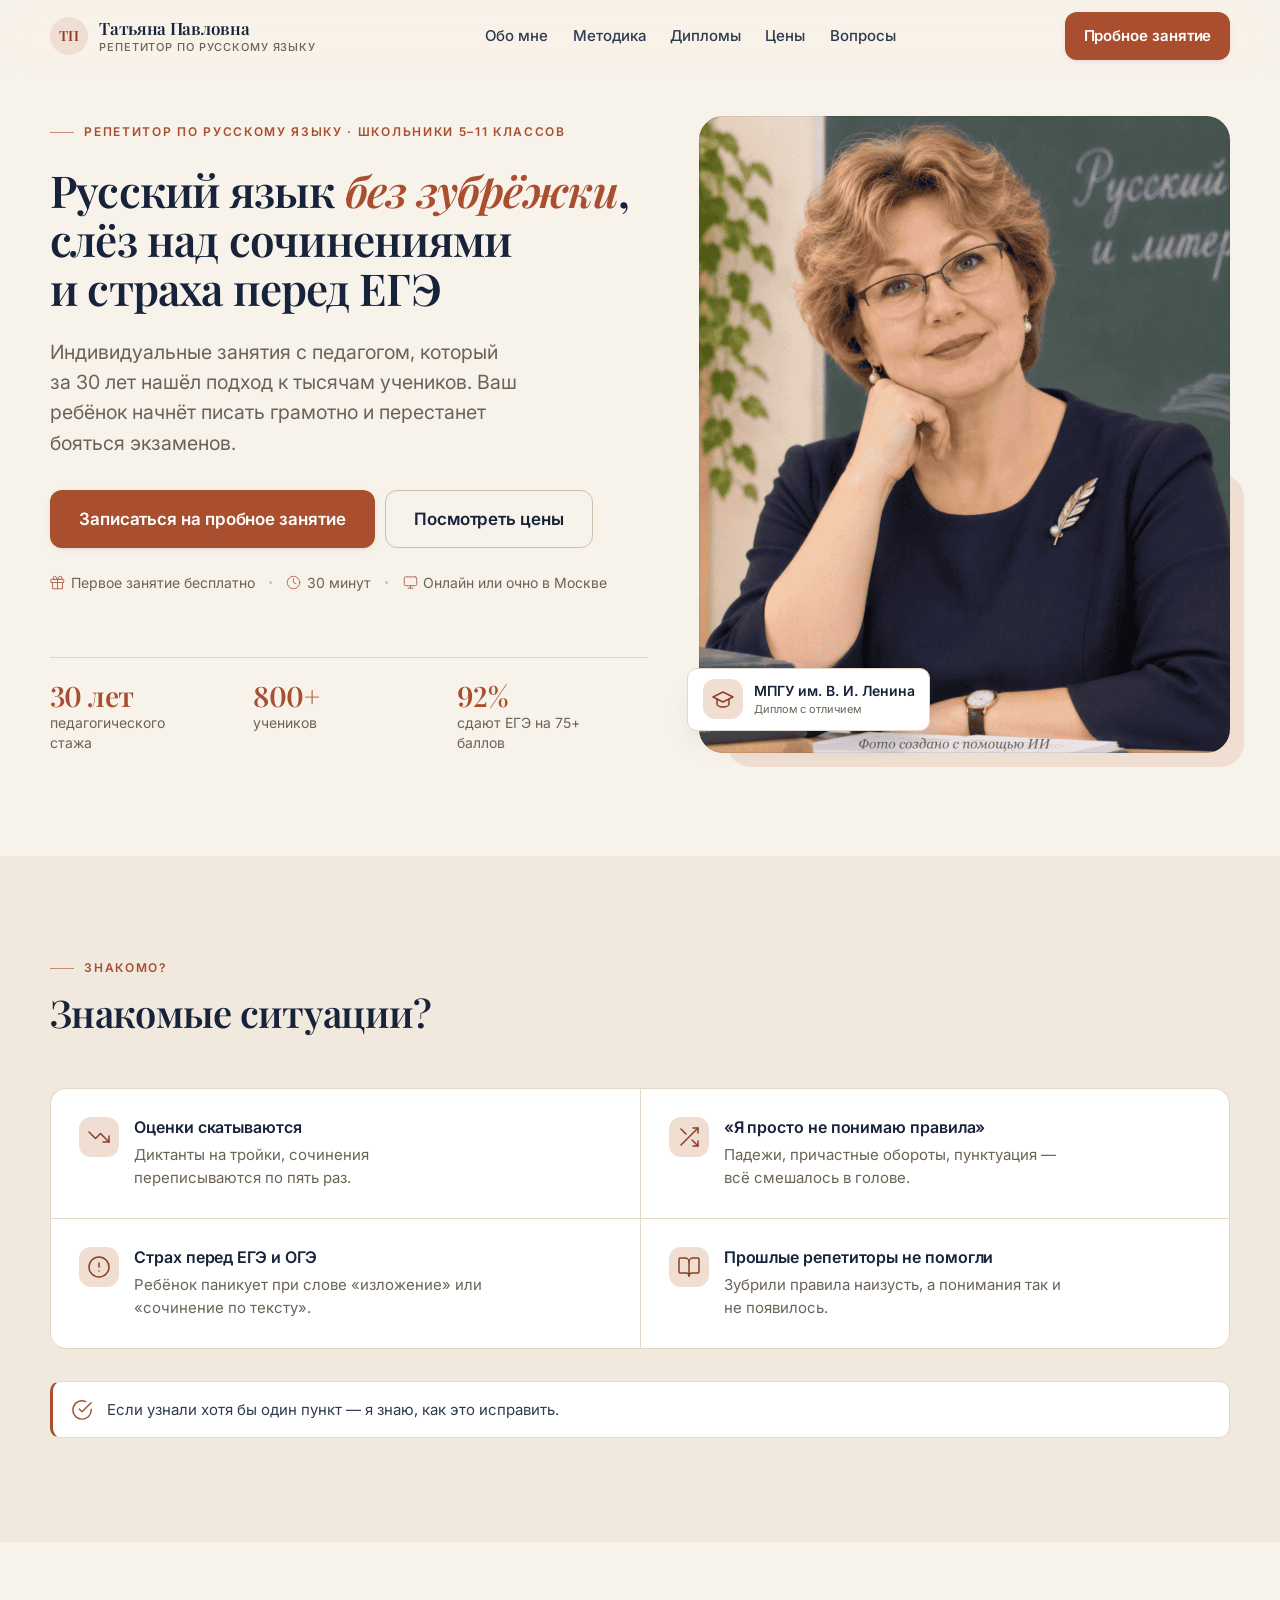
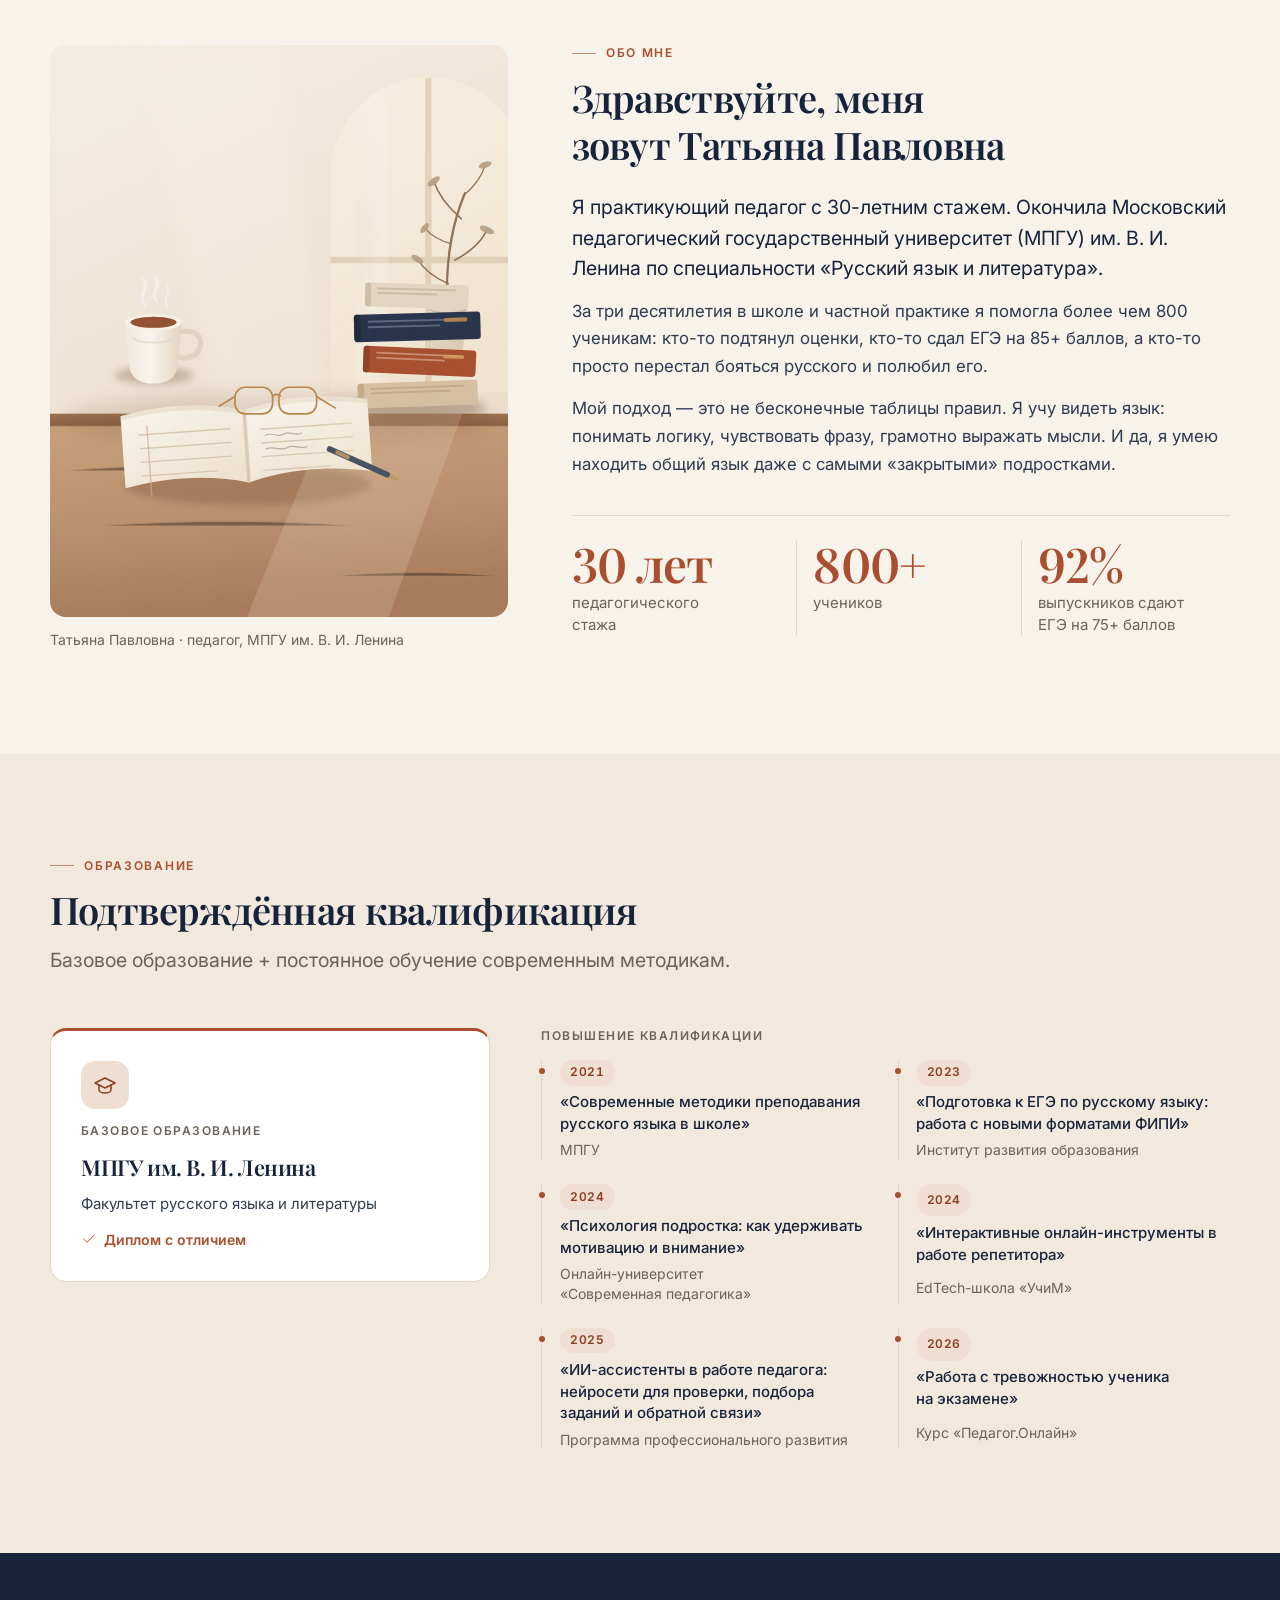
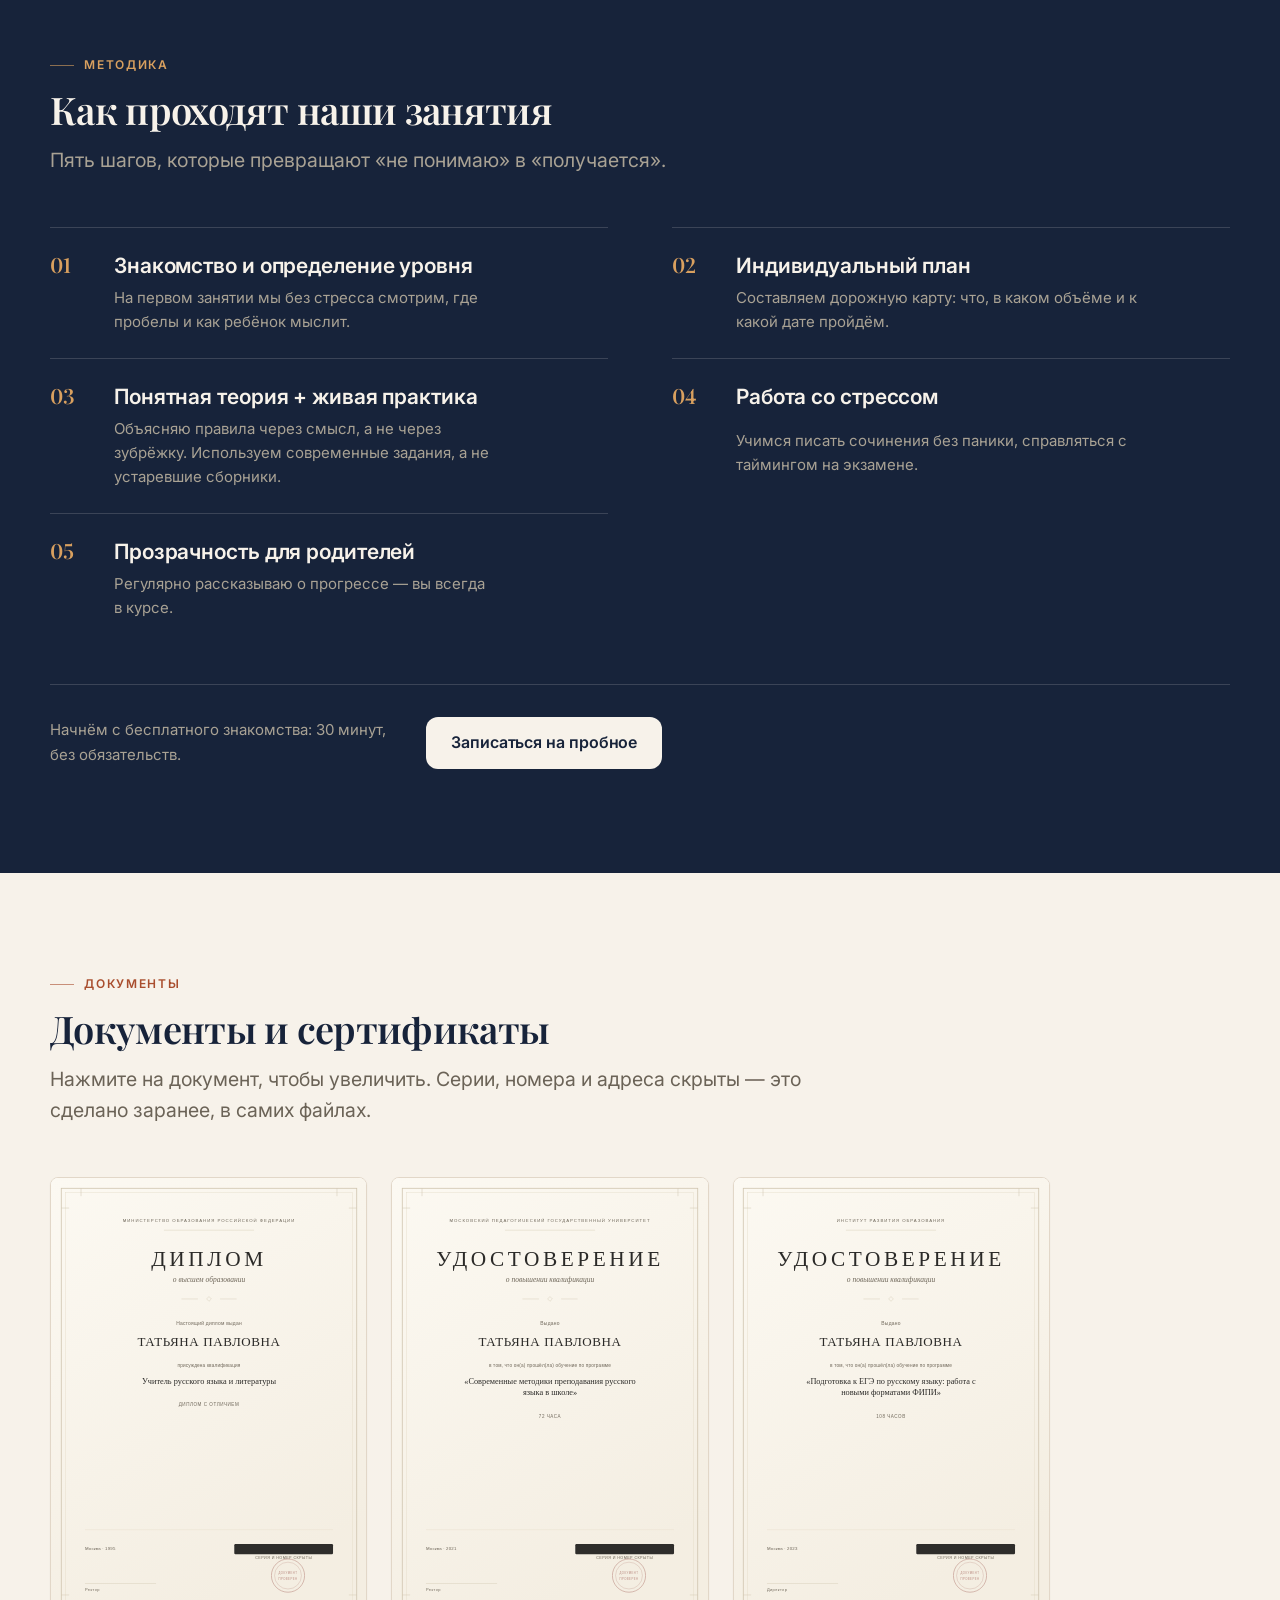
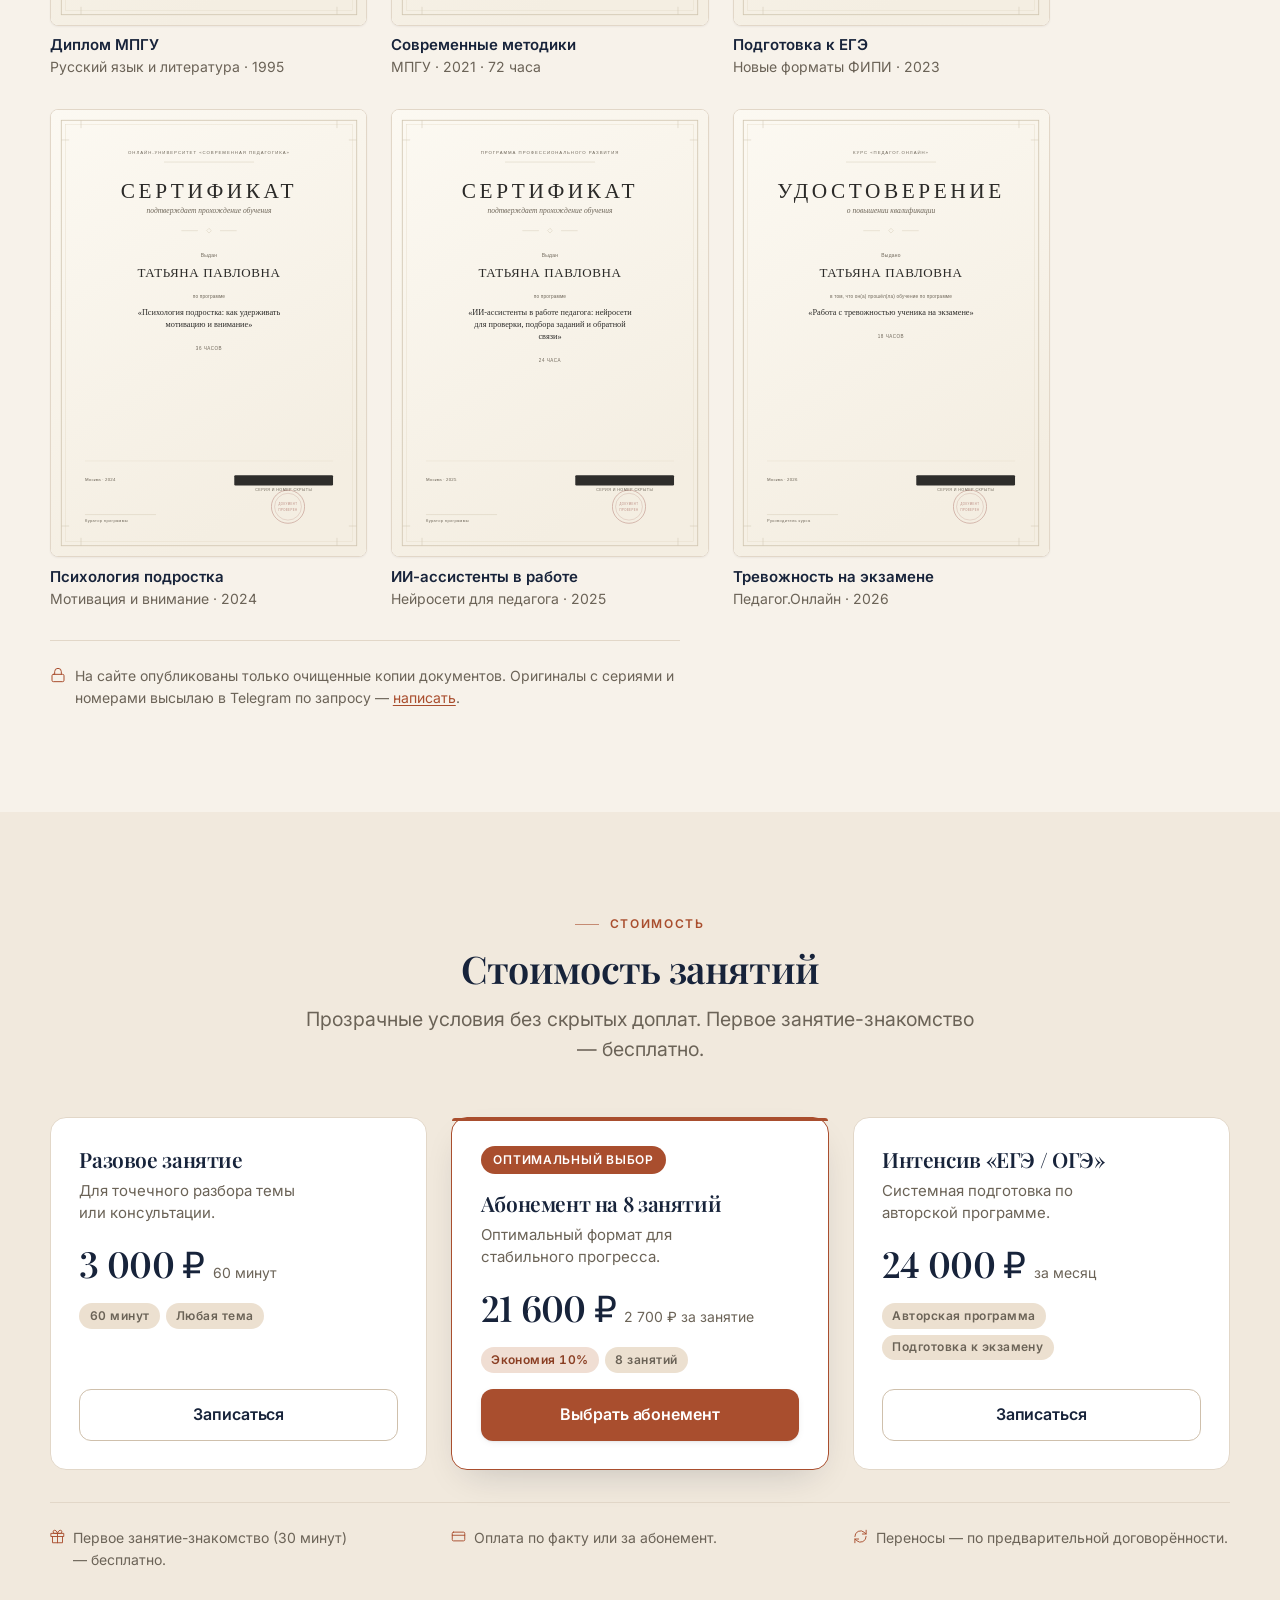
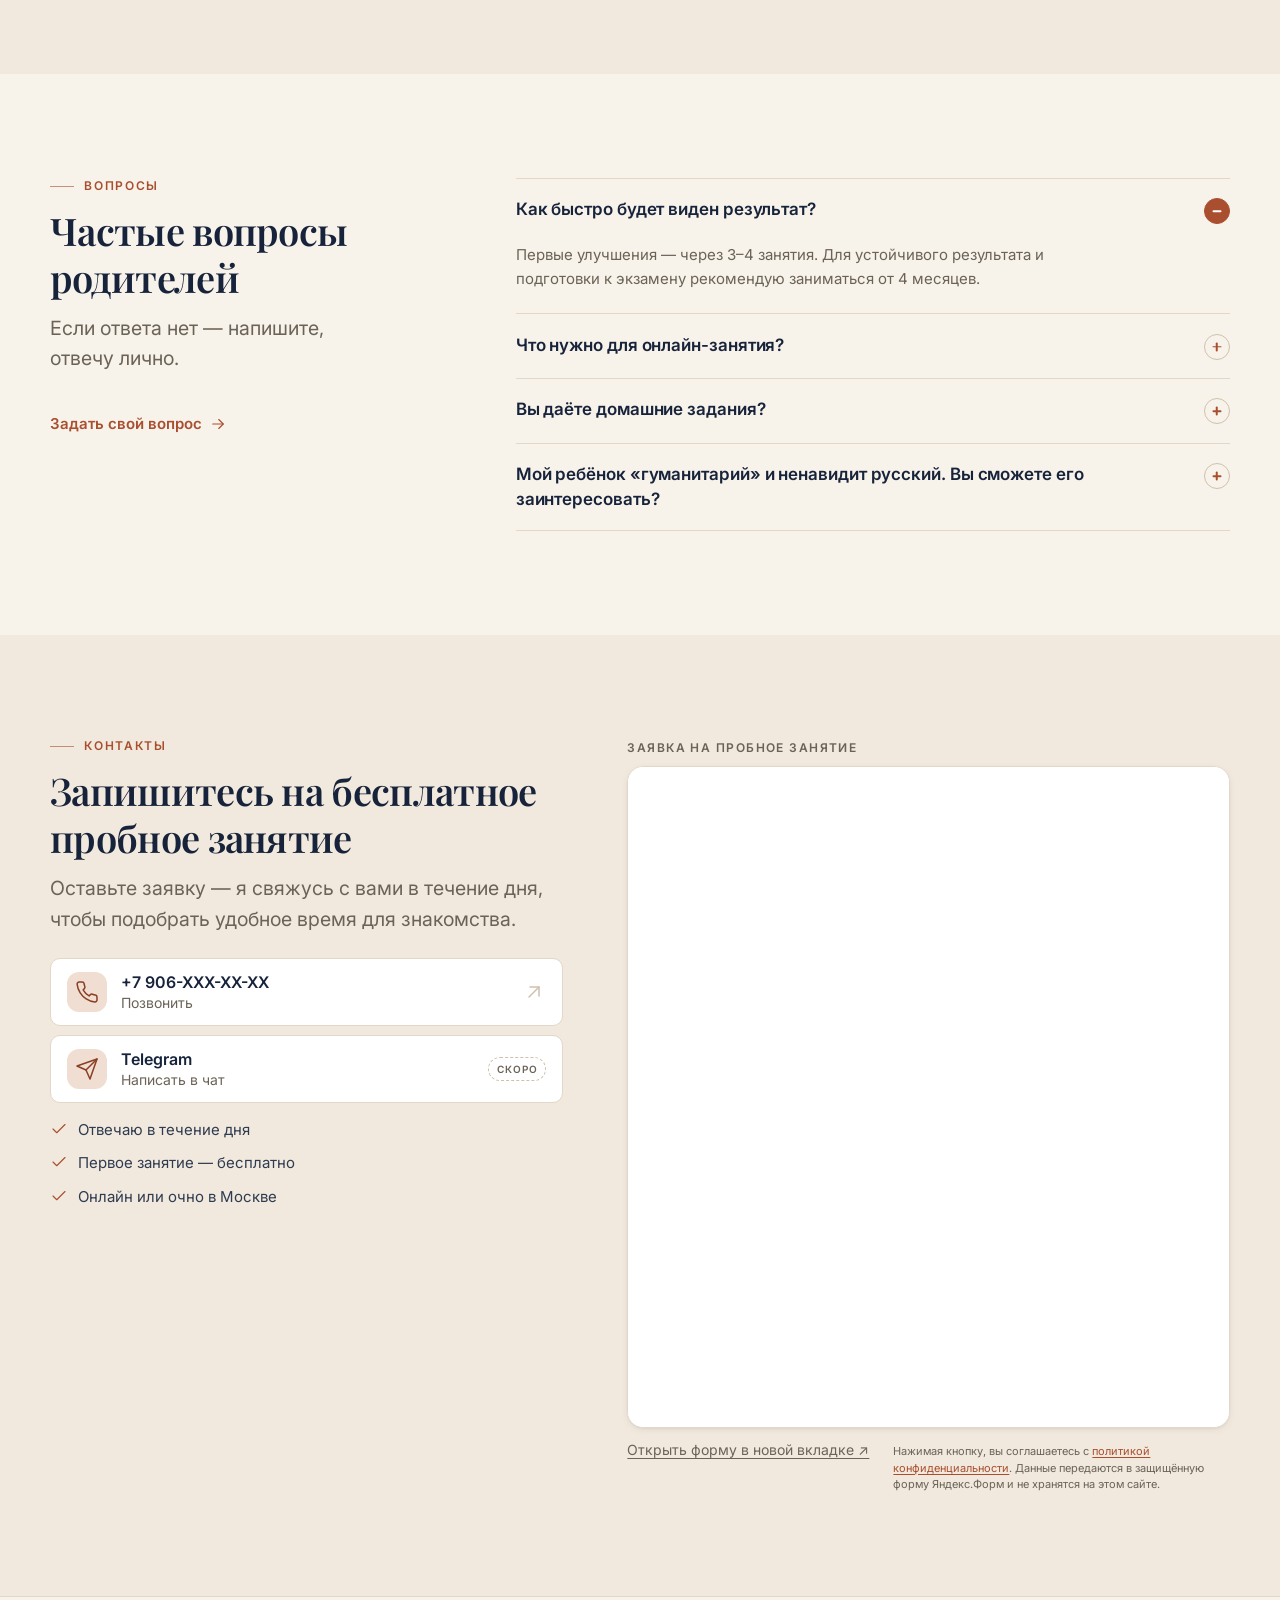
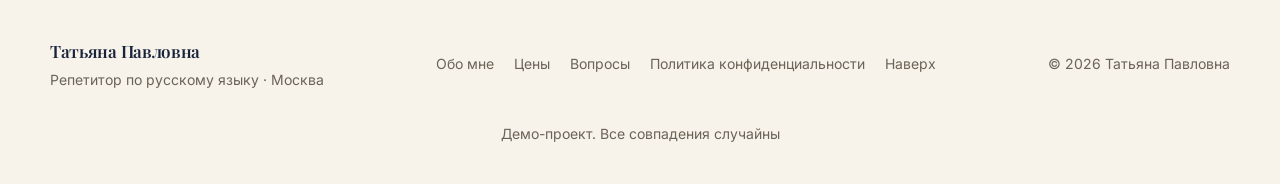
<file: index.html>
<!DOCTYPE html>
<html lang="ru" data-theme="1">
<head>
  <meta charset="utf-8">
  <meta name="viewport" content="width=device-width, initial-scale=1, viewport-fit=cover">
  <title>Татьяна Павловна — репетитор по русскому языку | 5–11 классы, ЕГЭ и ОГЭ</title>
  <meta name="description" content="Индивидуальные занятия по русскому языку с педагогом со стажем 30 лет. Подготовка к ЕГЭ и ОГЭ, сочинения без страха, 800+ учеников. Первое занятие бесплатно.">
  <meta name="theme-color" content="#f7f2ea">
  <link rel="canonical" href="https://example.ru/"><!-- TODO: заменить на реальный домен -->
  <meta property="og:url" content="https://example.ru/"><!-- TODO: заменить на реальный домен -->

  <meta property="og:type" content="website">
  <meta property="og:locale" content="ru_RU">
  <meta property="og:title" content="Татьяна Павловна — репетитор по русскому языку">
  <meta property="og:description" content="Русский язык без зубрёжки, слёз над сочинениями и страха перед ЕГЭ. 30 лет практики, 800+ учеников. Первое занятие бесплатно.">
  <meta property="og:image" content="assets/img/og-cover.png"><!-- TODO: после публикации указать абсолютный URL -->
  <meta name="twitter:card" content="summary_large_image">
  <meta name="twitter:image" content="assets/img/og-cover.png">

  <link rel="icon" href="assets/img/favicon.svg" type="image/svg+xml">
  <link rel="apple-touch-icon" href="assets/img/favicon.svg">

  <link rel="preconnect" href="https://fonts.googleapis.com">
  <link rel="preconnect" href="https://fonts.gstatic.com" crossorigin>
  <link href="https://fonts.googleapis.com/css2?family=Inter:wght@400;500;600;700&family=Playfair+Display:ital,wght@0,500;0,600;0,700;1,500;1,600&display=swap" rel="stylesheet">

  <link rel="stylesheet" href="assets/css/tokens.css">
  <link rel="stylesheet" href="assets/css/base.css">
  <link rel="stylesheet" href="assets/css/components.css">
  <link rel="stylesheet" href="assets/css/landing.css">

  <script>
    document.documentElement.classList.add('js');
    /* Страховка: если main.js не загрузился, контент всё равно покажется */
    window.setTimeout(function () {
      if (!window.__revealReady) document.documentElement.classList.remove('js');
    }, 2500);
  </script>

  <script type="application/ld+json">
  {
    "@context": "https://schema.org",
    "@type": "Person",
    "name": "Татьяна Павловна",
    "jobTitle": "Репетитор по русскому языку",
    "description": "Практикующий педагог с 30-летним стажем. Подготовка к ЕГЭ и ОГЭ, школьная программа 5–11 классов.",
    "telephone": "+79060000000",
    "areaServed": "Москва",
    "alumniOf": {
      "@type": "CollegeOrUniversity",
      "name": "МПГУ им. В. И. Ленина"
    },
    "knowsAbout": ["Русский язык", "Литература", "Подготовка к ЕГЭ", "Подготовка к ОГЭ"]
  }
  </script>
</head>
<body>

<a class="skip-link" href="#main">Перейти к содержанию</a>

<!-- ============ Спрайт иконок ============ -->
<svg class="sprite" aria-hidden="true" focusable="false" style="position:absolute;width:0;height:0;overflow:hidden">
  <symbol id="i-trending-down" viewBox="0 0 24 24"><path d="M22 17 13.5 8.5 8.5 13.5 2 7"/><path d="M16 17h6v-6"/></symbol>
  <symbol id="i-shuffle" viewBox="0 0 24 24"><path d="M16 3h5v5"/><path d="M4 20 21 3"/><path d="M21 16v5h-5"/><path d="m15 15 6 6"/><path d="m4 4 5 5"/></symbol>
  <symbol id="i-alert" viewBox="0 0 24 24"><circle cx="12" cy="12" r="10"/><path d="M12 8v4"/><path d="M12 16h.01"/></symbol>
  <symbol id="i-book-open" viewBox="0 0 24 24"><path d="M12 7v14"/><path d="M3 18a1 1 0 0 1-1-1V4a1 1 0 0 1 1-1h5a4 4 0 0 1 4 4 4 4 0 0 1 4-4h5a1 1 0 0 1 1 1v13a1 1 0 0 1-1 1h-6a3 3 0 0 0-3 3 3 3 0 0 0-3-3z"/></symbol>
  <symbol id="i-check" viewBox="0 0 24 24"><path d="M20 6 9 17l-5-5"/></symbol>
  <symbol id="i-check-circle" viewBox="0 0 24 24"><path d="M22 11.08V12a10 10 0 1 1-5.93-9.14"/><path d="M22 4 12 14.01l-3-3"/></symbol>
  <symbol id="i-arrow-right" viewBox="0 0 24 24"><path d="M5 12h14"/><path d="m13 6 6 6-6 6"/></symbol>
  <symbol id="i-arrow-left" viewBox="0 0 24 24"><path d="M19 12H5"/><path d="m11 6-6 6 6 6"/></symbol>
  <symbol id="i-arrow-up-right" viewBox="0 0 24 24"><path d="M7 17 17 7"/><path d="M8 7h9v9"/></symbol>
  <symbol id="i-x" viewBox="0 0 24 24"><path d="M18 6 6 18"/><path d="m6 6 12 12"/></symbol>
  <symbol id="i-phone" viewBox="0 0 24 24"><path d="M22 16.92v3a2 2 0 0 1-2.18 2 19.79 19.79 0 0 1-8.63-3.07 19.5 19.5 0 0 1-6-6A19.79 19.79 0 0 1 2.12 4.18 2 2 0 0 1 4.11 2h3a2 2 0 0 1 2 1.72c.13.96.36 1.9.7 2.81a2 2 0 0 1-.45 2.11L8.09 9.91a16 16 0 0 0 6 6l1.27-1.27a2 2 0 0 1 2.11-.45c.91.34 1.85.57 2.81.7A2 2 0 0 1 22 16.92z"/></symbol>
  <symbol id="i-send" viewBox="0 0 24 24"><path d="M22 2 11 13"/><path d="M22 2l-7 20-4-9-9-4 20-7z"/></symbol>
  <symbol id="i-clock" viewBox="0 0 24 24"><circle cx="12" cy="12" r="10"/><path d="M12 6v6l4 2"/></symbol>
  <symbol id="i-pin" viewBox="0 0 24 24"><path d="M20 10c0 6-8 12-8 12s-8-6-8-12a8 8 0 0 1 16 0z"/><circle cx="12" cy="10" r="3"/></symbol>
  <symbol id="i-grad-cap" viewBox="0 0 24 24"><path d="M22 10 12 5 2 10l10 5 10-5z"/><path d="M6 12v5c0 1.657 2.686 3 6 3s6-1.343 6-3v-5"/></symbol>
  <symbol id="i-file-text" viewBox="0 0 24 24"><path d="M14 2H6a2 2 0 0 0-2 2v16a2 2 0 0 0 2 2h12a2 2 0 0 0 2-2V8z"/><path d="M14 2v6h6"/><path d="M16 13H8"/><path d="M16 17H8"/><path d="M10 9H8"/></symbol>
  <symbol id="i-shield-check" viewBox="0 0 24 24"><path d="M12 22s8-4 8-10V5l-8-3-8 3v7c0 6 8 10 8 10z"/><path d="m9 12 2 2 4-4"/></symbol>
  <symbol id="i-zoom-in" viewBox="0 0 24 24"><circle cx="11" cy="11" r="8"/><path d="m21 21-4.35-4.35"/><path d="M11 8v6"/><path d="M8 11h6"/></symbol>
  <symbol id="i-users" viewBox="0 0 24 24"><path d="M16 21v-2a4 4 0 0 0-4-4H6a4 4 0 0 0-4 4v2"/><circle cx="9" cy="7" r="4"/><path d="M22 21v-2a4 4 0 0 0-3-3.87"/><path d="M16 3.13a4 4 0 0 1 0 7.75"/></symbol>
  <symbol id="i-monitor" viewBox="0 0 24 24"><path d="M20 3H4a2 2 0 0 0-2 2v10a2 2 0 0 0 2 2h16a2 2 0 0 0 2-2V5a2 2 0 0 0-2-2z"/><path d="M8 21h8"/><path d="M12 17v4"/></symbol>
  <symbol id="i-gift" viewBox="0 0 24 24"><path d="M20 12v10H4V12"/><path d="M2 7h20v5H2z"/><path d="M12 22V7"/><path d="M12 7H7.5a2.5 2.5 0 0 1 0-5C11 2 12 7 12 7z"/><path d="M12 7h4.5a2.5 2.5 0 0 0 0-5C13 2 12 7 12 7z"/></symbol>
  <symbol id="i-refresh" viewBox="0 0 24 24"><path d="M21 2v6h-6"/><path d="M3 12a9 9 0 0 1 15-6.7L21 8"/><path d="M3 22v-6h6"/><path d="M21 12a9 9 0 0 1-15 6.7L3 16"/></symbol>
  <symbol id="i-card" viewBox="0 0 24 24"><rect x="2" y="5" width="20" height="14" rx="2"/><path d="M2 10h20"/></symbol>
  <symbol id="i-lock" viewBox="0 0 24 24"><rect x="3" y="11" width="18" height="11" rx="2"/><path d="M7 11V7a5 5 0 0 1 10 0v4"/></symbol>
  <symbol id="i-pen" viewBox="0 0 24 24"><path d="M12 20h9"/><path d="M16.5 3.5a2.12 2.12 0 0 1 3 3L7 19l-4 1 1-4z"/></symbol>
</svg>

<!-- ============ Шапка ============ -->
<header class="site-header" id="site-header">
  <div class="container header__inner">
    <a class="brand" href="#top">
      <span class="brand__mark" aria-hidden="true">ТП</span>
      <span class="brand__text">
        <span class="brand__name">Татьяна Павловна</span>
        <span class="brand__role">Репетитор по русскому языку</span>
      </span>
    </a>

    <nav class="nav" aria-label="Основная навигация">
      <a class="nav__link" href="#about">Обо мне</a>
      <a class="nav__link" href="#method">Методика</a>
      <a class="nav__link" href="#diplomas">Дипломы</a>
      <a class="nav__link" href="#prices">Цены</a>
      <a class="nav__link" href="#faq">Вопросы</a>
    </nav>

    <div class="header__actions">
      <a class="btn btn--primary btn--sm header__cta" href="#contacts">Пробное занятие</a>
      <button class="burger" type="button" id="burger" aria-expanded="false" aria-controls="menu" aria-label="Открыть меню">
        <span class="burger__box" aria-hidden="true"><span></span><span></span><span></span></span>
      </button>
    </div>
  </div>
</header>

<!-- ============ Мобильное меню ============ -->
<div class="menu" id="menu" aria-hidden="true">
  <nav class="menu__nav" aria-label="Мобильная навигация">
    <a class="menu__link" href="#about"><span class="menu__num">01</span>Обо мне</a>
    <a class="menu__link" href="#education"><span class="menu__num">02</span>Квалификация</a>
    <a class="menu__link" href="#method"><span class="menu__num">03</span>Методика</a>
    <a class="menu__link" href="#diplomas"><span class="menu__num">04</span>Дипломы</a>
    <a class="menu__link" href="#prices"><span class="menu__num">05</span>Цены</a>
    <a class="menu__link" href="#faq"><span class="menu__num">06</span>Вопросы</a>
  </nav>

  <div class="menu__foot">
    <a class="btn btn--primary btn--lg btn--block" href="#contacts">Записаться на пробное</a>
    <!-- TODO: заменить на реальный номер телефона -->
    <a class="menu__phone" href="tel:+79060000000">
      <svg class="icon icon--sm" aria-hidden="true"><use href="#i-phone"/></svg>
      +7 906-ХХХ-ХХ-ХХ
    </a>
  </div>
</div>

<main id="main">

  <!-- ==========================================================
       1. Первый экран
       ========================================================== -->
  <section class="hero" id="top">
    <div class="container hero__grid">

      <div class="hero__content">
        <p class="eyebrow hero__eyebrow">Репетитор по русскому языку · Школьники 5–11 классов</p>

        <h1 class="hero__title">Русский язык <em>без зубрёжки</em>, слёз над сочинениями и страха перед ЕГЭ</h1>

        <p class="lead hero__lead">Индивидуальные занятия с педагогом, который за 30 лет нашёл подход к тысячам учеников. Ваш ребёнок начнёт писать грамотно и перестанет бояться экзаменов.</p>

        <div class="hero__actions">
          <a class="btn btn--primary btn--lg" href="#contacts">Записаться на пробное занятие</a>
          <a class="btn btn--ghost btn--lg" href="#prices">Посмотреть цены</a>
        </div>

        <p class="hero__micro">
          <span><svg class="icon" aria-hidden="true"><use href="#i-gift"/></svg>Первое занятие бесплатно</span>
          <span><svg class="icon" aria-hidden="true"><use href="#i-clock"/></svg>30 минут</span>
          <span><svg class="icon" aria-hidden="true"><use href="#i-monitor"/></svg>Онлайн или очно в Москве</span>
        </p>
      </div>

      <div class="hero__media">
        <figure class="hero__figure" data-photo>
          <!-- Синтетическое фото: реальный человек не изображён, права третьих лиц не нарушаются -->
          <img src="assets/img/teacher-portrait.jpg" alt="Портрет Татьяны Павловны, преподавателя русского языка. Синтетическое изображение, не фотография реального человека" width="1402" height="1122" fetchpriority="high" decoding="async">
        </figure>

        <div class="hero__badge">
          <span class="icon-box icon-box--sm" aria-hidden="true">
            <svg class="icon"><use href="#i-grad-cap"/></svg>
          </span>
          <span class="hero__badge-text">
            <span class="hero__badge-title">МПГУ им. В. И. Ленина</span>
            <span class="hero__badge-sub">Диплом с отличием</span>
          </span>
        </div>
      </div>

      <ul class="hero__trust">
        <li class="stat">
          <span class="stat__value">30 лет</span>
          <span class="stat__label">педагогического стажа</span>
        </li>
        <li class="stat">
          <span class="stat__value">800+</span>
          <span class="stat__label">учеников</span>
        </li>
        <li class="stat">
          <span class="stat__value">92%</span>
          <span class="stat__label">сдают ЕГЭ на 75+ баллов</span>
        </li>
      </ul>

    </div>
  </section>

  <!-- ==========================================================
       2. Проблематика
       ========================================================== -->
  <section class="section section--soft" id="problems">
    <div class="container">
      <div class="section-head reveal">
        <p class="eyebrow">Знакомо?</p>
        <h2>Знакомые ситуации?</h2>
      </div>

      <ul class="problems__list" data-stagger>
        <li class="problem reveal">
          <span class="icon-box icon-box--sm" aria-hidden="true"><svg class="icon"><use href="#i-trending-down"/></svg></span>
          <div class="problem__body">
            <h3 class="problem__title">Оценки скатываются</h3>
            <p class="problem__text">Диктанты на тройки, сочинения переписываются по пять раз.</p>
          </div>
        </li>
        <li class="problem reveal">
          <span class="icon-box icon-box--sm" aria-hidden="true"><svg class="icon"><use href="#i-shuffle"/></svg></span>
          <div class="problem__body">
            <h3 class="problem__title">«Я просто не понимаю правила»</h3>
            <p class="problem__text">Падежи, причастные обороты, пунктуация — всё смешалось в голове.</p>
          </div>
        </li>
        <li class="problem reveal">
          <span class="icon-box icon-box--sm" aria-hidden="true"><svg class="icon"><use href="#i-alert"/></svg></span>
          <div class="problem__body">
            <h3 class="problem__title">Страх перед ЕГЭ и ОГЭ</h3>
            <p class="problem__text">Ребёнок паникует при слове «изложение» или «сочинение по тексту».</p>
          </div>
        </li>
        <li class="problem reveal">
          <span class="icon-box icon-box--sm" aria-hidden="true"><svg class="icon"><use href="#i-book-open"/></svg></span>
          <div class="problem__body">
            <h3 class="problem__title">Прошлые репетиторы не помогли</h3>
            <p class="problem__text">Зубрили правила наизусть, а понимания так и не появилось.</p>
          </div>
        </li>
      </ul>

      <p class="callout problems__summary reveal">
        <svg class="icon callout__icon" aria-hidden="true"><use href="#i-check-circle"/></svg>
        Если узнали хотя бы один пункт — я знаю, как это исправить.
      </p>
    </div>
  </section>

  <!-- ==========================================================
       3. Обо мне
       ========================================================== -->
  <section class="section" id="about">
    <div class="container about__grid">

      <figure class="about__media reveal">
        <div class="about__figure" data-photo>
          <img src="assets/img/about-desk.svg" alt="Рабочий стол преподавателя: раскрытая тетрадь, книги, очки и чашка чая" width="1000" height="1250" loading="lazy" decoding="async">
        </div>
        <figcaption class="about__caption">Татьяна Павловна · педагог, МПГУ им. В. И. Ленина</figcaption>
      </figure>

      <div class="about__content">
        <div class="section-head reveal" style="margin-bottom:0">
          <p class="eyebrow">Обо мне</p>
          <h2>Здравствуйте, меня зовут Татьяна Павловна</h2>
        </div>

        <div class="about__text reveal">
          <p>Я практикующий педагог с 30-летним стажем. Окончила Московский педагогический государственный университет (МПГУ) им. В. И. Ленина по специальности «Русский язык и литература».</p>
          <p>За три десятилетия в школе и частной практике я помогла более чем 800 ученикам: кто-то подтянул оценки, кто-то сдал ЕГЭ на 85+ баллов, а кто-то просто перестал бояться русского и полюбил его.</p>
          <p>Мой подход — это не бесконечные таблицы правил. Я учу видеть язык: понимать логику, чувствовать фразу, грамотно выражать мысли. И да, я умею находить общий язык даже с самыми «закрытыми» подростками.</p>
        </div>

        <ul class="about__stats reveal">
          <li class="stat">
            <span class="stat__value">30 лет</span>
            <span class="stat__label">педагогического стажа</span>
          </li>
          <li class="stat">
            <span class="stat__value">800+</span>
            <span class="stat__label">учеников</span>
          </li>
          <li class="stat">
            <span class="stat__value">92%</span>
            <span class="stat__label">выпускников сдают ЕГЭ на 75+ баллов</span>
          </li>
        </ul>
      </div>

    </div>
  </section>

  <!-- ==========================================================
       4. Образование и квалификации
       ========================================================== -->
  <section class="section section--soft" id="education">
    <div class="container">
      <div class="section-head reveal">
        <p class="eyebrow">Образование</p>
        <h2>Подтверждённая квалификация</h2>
        <p class="lead">Базовое образование + постоянное обучение современным методикам.</p>
      </div>

      <div class="edu__grid">
        <div class="edu__base reveal">
          <span class="icon-box" aria-hidden="true"><svg class="icon"><use href="#i-grad-cap"/></svg></span>
          <p class="edu__base-title">Базовое образование</p>
          <p class="edu__school">МПГУ им. В. И. Ленина</p>
          <p class="edu__faculty">Факультет русского языка и литературы</p>
          <p class="edu__honors">
            <svg class="icon" aria-hidden="true"><use href="#i-check"/></svg>
            Диплом с отличием
          </p>
        </div>

        <div class="edu__list reveal">
          <h3 class="edu__list-title">Повышение квалификации</h3>
          <ol class="timeline">
            <li class="timeline__item">
              <span class="chip">2021</span>
              <p class="timeline__title">«Современные методики преподавания русского языка в школе»</p>
              <p class="timeline__org">МПГУ</p>
            </li>
            <li class="timeline__item">
              <span class="chip">2023</span>
              <p class="timeline__title">«Подготовка к ЕГЭ по русскому языку: работа с новыми форматами ФИПИ»</p>
              <p class="timeline__org">Институт развития образования</p>
            </li>
            <li class="timeline__item">
              <span class="chip">2024</span>
              <p class="timeline__title">«Психология подростка: как удерживать мотивацию и внимание»</p>
              <p class="timeline__org">Онлайн-университет «Современная педагогика»</p>
            </li>
            <li class="timeline__item">
              <span class="chip">2024</span>
              <p class="timeline__title">«Интерактивные онлайн-инструменты в работе репетитора»</p>
              <p class="timeline__org">EdTech-школа «УчиМ»</p>
            </li>
            <li class="timeline__item">
              <span class="chip">2025</span>
              <p class="timeline__title">«ИИ-ассистенты в работе педагога: нейросети для проверки, подбора заданий и обратной связи»</p>
              <p class="timeline__org">Программа профессионального развития</p>
            </li>
            <li class="timeline__item">
              <span class="chip">2026</span>
              <p class="timeline__title">«Работа с тревожностью ученика на экзамене»</p>
              <p class="timeline__org">Курс «Педагог.Онлайн»</p>
            </li>
          </ol>
        </div>
      </div>
    </div>
  </section>

  <!-- ==========================================================
       5. Методика
       ========================================================== -->
  <section class="section section--dark method" id="method">
    <div class="container">
      <div class="section-head reveal">
        <p class="eyebrow">Методика</p>
        <h2>Как проходят наши занятия</h2>
        <p class="lead">Пять шагов, которые превращают «не понимаю» в «получается».</p>
      </div>

      <ol class="method__list" data-stagger>
        <li class="step reveal">
          <span class="step__num" aria-hidden="true">01</span>
          <div class="step__body">
            <h3 class="step__title">Знакомство и определение уровня</h3>
            <p class="step__text">На первом занятии мы без стресса смотрим, где пробелы и как ребёнок мыслит.</p>
          </div>
        </li>
        <li class="step reveal">
          <span class="step__num" aria-hidden="true">02</span>
          <div class="step__body">
            <h3 class="step__title">Индивидуальный план</h3>
            <p class="step__text">Составляем дорожную карту: что, в каком объёме и к какой дате пройдём.</p>
          </div>
        </li>
        <li class="step reveal">
          <span class="step__num" aria-hidden="true">03</span>
          <div class="step__body">
            <h3 class="step__title">Понятная теория + живая практика</h3>
            <p class="step__text">Объясняю правила через смысл, а не через зубрёжку. Используем современные задания, а не устаревшие сборники.</p>
          </div>
        </li>
        <li class="step reveal">
          <span class="step__num" aria-hidden="true">04</span>
          <div class="step__body">
            <h3 class="step__title">Работа со стрессом</h3>
            <p class="step__text">Учимся писать сочинения без паники, справляться с таймингом на экзамене.</p>
          </div>
        </li>
        <li class="step reveal">
          <span class="step__num" aria-hidden="true">05</span>
          <div class="step__body">
            <h3 class="step__title">Прозрачность для родителей</h3>
            <p class="step__text">Регулярно рассказываю о прогрессе — вы всегда в курсе.</p>
          </div>
        </li>
      </ol>

      <div class="method__foot reveal">
        <p class="method__foot-text">Начнём с бесплатного знакомства: 30 минут, без обязательств.</p>
        <a class="btn btn--light" href="#contacts">Записаться на пробное</a>
      </div>
    </div>
  </section>

  <!-- ==========================================================
       6. Дипломы и сертификаты
       ========================================================== -->
  <section class="section" id="diplomas">
    <div class="container">
      <div class="section-head section-head--wide reveal">
        <p class="eyebrow">Документы</p>
        <h2>Документы и сертификаты</h2>
        <p class="lead">Нажмите на документ, чтобы увеличить. Серии, номера и адреса скрыты — это сделано заранее, в самих файлах.</p>
      </div>

      <ul class="diplomas__grid" data-stagger>
        <li class="dip reveal">
          <button class="dip__btn" type="button"
                  data-doc="assets/img/diplomas/doc-01.svg"
                  data-caption="Диплом МПГУ им. В. И. Ленина · русский язык и литература · 1995 · с отличием">
            <span class="dip__frame">
              <img src="assets/img/diplomas/doc-01.svg" alt="Диплом МПГУ: русский язык и литература, 1995 год, с отличием" width="800" height="1131" loading="lazy" decoding="async">
              <span class="dip__zoom" aria-hidden="true"><svg class="icon"><use href="#i-zoom-in"/></svg></span>
            </span>
            <span class="dip__meta">
              <span class="dip__name">Диплом МПГУ</span>
              <span class="dip__sub">Русский язык и литература · 1995</span>
            </span>
          </button>
        </li>

        <li class="dip reveal">
          <button class="dip__btn" type="button"
                  data-doc="assets/img/diplomas/doc-02.svg"
                  data-caption="Удостоверение о повышении квалификации · современные методики преподавания русского языка · МПГУ · 2021">
            <span class="dip__frame">
              <img src="assets/img/diplomas/doc-02.svg" alt="Удостоверение о повышении квалификации: современные методики преподавания русского языка, МПГУ, 2021" width="800" height="1131" loading="lazy" decoding="async">
              <span class="dip__zoom" aria-hidden="true"><svg class="icon"><use href="#i-zoom-in"/></svg></span>
            </span>
            <span class="dip__meta">
              <span class="dip__name">Современные методики</span>
              <span class="dip__sub">МПГУ · 2021 · 72 часа</span>
            </span>
          </button>
        </li>

        <li class="dip reveal">
          <button class="dip__btn" type="button"
                  data-doc="assets/img/diplomas/doc-03.svg"
                  data-caption="Удостоверение о повышении квалификации · подготовка к ЕГЭ: новые форматы ФИПИ · Институт развития образования · 2023">
            <span class="dip__frame">
              <img src="assets/img/diplomas/doc-03.svg" alt="Удостоверение о повышении квалификации: подготовка к ЕГЭ, новые форматы ФИПИ, 2023" width="800" height="1131" loading="lazy" decoding="async">
              <span class="dip__zoom" aria-hidden="true"><svg class="icon"><use href="#i-zoom-in"/></svg></span>
            </span>
            <span class="dip__meta">
              <span class="dip__name">Подготовка к ЕГЭ</span>
              <span class="dip__sub">Новые форматы ФИПИ · 2023</span>
            </span>
          </button>
        </li>

        <li class="dip reveal">
          <button class="dip__btn" type="button"
                  data-doc="assets/img/diplomas/doc-04.svg"
                  data-caption="Сертификат · психология подростка: мотивация и внимание · 2024">
            <span class="dip__frame">
              <img src="assets/img/diplomas/doc-04.svg" alt="Сертификат: психология подростка, мотивация и внимание, 2024" width="800" height="1131" loading="lazy" decoding="async">
              <span class="dip__zoom" aria-hidden="true"><svg class="icon"><use href="#i-zoom-in"/></svg></span>
            </span>
            <span class="dip__meta">
              <span class="dip__name">Психология подростка</span>
              <span class="dip__sub">Мотивация и внимание · 2024</span>
            </span>
          </button>
        </li>

        <li class="dip reveal">
          <button class="dip__btn" type="button"
                  data-doc="assets/img/diplomas/doc-05.svg"
                  data-caption="Сертификат · ИИ-ассистенты в работе педагога · 2025">
            <span class="dip__frame">
              <img src="assets/img/diplomas/doc-05.svg" alt="Сертификат: ИИ-ассистенты в работе педагога, 2025" width="800" height="1131" loading="lazy" decoding="async">
              <span class="dip__zoom" aria-hidden="true"><svg class="icon"><use href="#i-zoom-in"/></svg></span>
            </span>
            <span class="dip__meta">
              <span class="dip__name">ИИ-ассистенты в работе</span>
              <span class="dip__sub">Нейросети для педагога · 2025</span>
            </span>
          </button>
        </li>

        <li class="dip reveal">
          <button class="dip__btn" type="button"
                  data-doc="assets/img/diplomas/doc-06.svg"
                  data-caption="Удостоверение о повышении квалификации · работа с тревожностью ученика на экзамене · 2026">
            <span class="dip__frame">
              <img src="assets/img/diplomas/doc-06.svg" alt="Удостоверение о повышении квалификации: работа с тревожностью ученика на экзамене, 2026" width="800" height="1131" loading="lazy" decoding="async">
              <span class="dip__zoom" aria-hidden="true"><svg class="icon"><use href="#i-zoom-in"/></svg></span>
            </span>
            <span class="dip__meta">
              <span class="dip__name">Тревожность на экзамене</span>
              <span class="dip__sub">Педагог.Онлайн · 2026</span>
            </span>
          </button>
        </li>
      </ul>

      <p class="diplomas__note reveal">
        <svg class="icon" aria-hidden="true"><use href="#i-lock"/></svg>
        <span>На сайте опубликованы только очищенные копии документов. Оригиналы с сериями и номерами высылаю в Telegram по запросу — <a href="https://t.me/username" target="_blank" rel="noopener noreferrer">написать</a>. <!-- TODO: заменить ссылку на реальный аккаунт --></span>
      </p>
    </div>
  </section>

  <!-- ==========================================================
       7. Цены
       ========================================================== -->
  <section class="section section--soft" id="prices">
    <div class="container">
      <div class="section-head section-head--center reveal">
        <p class="eyebrow">Стоимость</p>
        <h2>Стоимость занятий</h2>
        <p class="lead">Прозрачные условия без скрытых доплат. Первое занятие-знакомство — бесплатно.</p>
      </div>

      <div class="prices__grid" data-stagger>

        <article class="price reveal">
          <div class="price__head">
            <h3 class="price__name">Разовое занятие</h3>
            <p class="price__desc">Для точечного разбора темы или консультации.</p>
          </div>
          <p class="price__sum">
            <span class="price__value">3 000 ₽</span>
            <span class="price__unit">60 минут</span>
          </p>
          <p class="price__meta">
            <span class="chip chip--muted">60 минут</span>
            <span class="chip chip--muted">Любая тема</span>
          </p>
          <a class="btn btn--ghost btn--block" href="#contacts">Записаться</a>
        </article>

        <article class="price price--featured reveal">
          <span class="badge price__badge">Оптимальный выбор</span>
          <div class="price__head">
            <h3 class="price__name">Абонемент на 8 занятий</h3>
            <p class="price__desc">Оптимальный формат для стабильного прогресса.</p>
          </div>
          <p class="price__sum">
            <span class="price__value">21 600 ₽</span>
            <span class="price__unit">2 700 ₽ за занятие</span>
          </p>
          <p class="price__meta">
            <span class="chip">Экономия 10%</span>
            <span class="chip chip--muted">8 занятий</span>
          </p>
          <a class="btn btn--primary btn--block" href="#contacts">Выбрать абонемент</a>
        </article>

        <article class="price reveal">
          <div class="price__head">
            <h3 class="price__name">Интенсив «ЕГЭ / ОГЭ»</h3>
            <p class="price__desc">Системная подготовка по авторской программе.</p>
          </div>
          <p class="price__sum">
            <span class="price__value">24 000 ₽</span>
            <span class="price__unit">за месяц</span>
          </p>
          <p class="price__meta">
            <span class="chip chip--muted">Авторская программа</span>
            <span class="chip chip--muted">Подготовка к экзамену</span>
          </p>
          <a class="btn btn--ghost btn--block" href="#contacts">Записаться</a>
        </article>

      </div>

      <div class="prices__notes reveal">
        <p><svg class="icon" aria-hidden="true"><use href="#i-gift"/></svg>Первое занятие-знакомство (30 минут) — бесплатно.</p>
        <p><svg class="icon" aria-hidden="true"><use href="#i-card"/></svg>Оплата по факту или за абонемент.</p>
        <p><svg class="icon" aria-hidden="true"><use href="#i-refresh"/></svg>Переносы — по предварительной договорённости.</p>
      </div>
    </div>
  </section>

  <!-- ==========================================================
       8. FAQ
       ========================================================== -->
  <section class="section" id="faq">
    <div class="container faq__layout">
      <div class="section-head reveal">
        <p class="eyebrow">Вопросы</p>
        <h2>Частые вопросы родителей</h2>
        <p class="lead">Если ответа нет — напишите, отвечу лично.</p>
        <div class="faq__foot">
          <a class="link-arrow" href="#contacts">Задать свой вопрос <svg class="icon" aria-hidden="true"><use href="#i-arrow-right"/></svg></a>
        </div>
      </div>

      <div class="faq reveal">
        <details class="faq__item" open>
          <summary class="faq__q">
            Как быстро будет виден результат?
            <span class="faq__icon" aria-hidden="true"></span>
          </summary>
          <div class="faq__panel">
            <div class="faq__panel-inner">
              <p>Первые улучшения — через 3–4 занятия. Для устойчивого результата и подготовки к экзамену рекомендую заниматься от 4 месяцев.</p>
            </div>
          </div>
        </details>

        <details class="faq__item">
          <summary class="faq__q">
            Что нужно для онлайн-занятия?
            <span class="faq__icon" aria-hidden="true"></span>
          </summary>
          <div class="faq__panel">
            <div class="faq__panel-inner">
              <p>Компьютер или планшет с камерой, интернет и тетрадь. Я использую интерактивную доску — занятия наглядные, как у доски в классе.</p>
            </div>
          </div>
        </details>

        <details class="faq__item">
          <summary class="faq__q">
            Вы даёте домашние задания?
            <span class="faq__icon" aria-hidden="true"></span>
          </summary>
          <div class="faq__panel">
            <div class="faq__panel-inner">
              <p>Да, но строго дозированно. Домашка — для закрепления, а не чтобы ребёнок сидел над ней часами.</p>
            </div>
          </div>
        </details>

        <details class="faq__item">
          <summary class="faq__q">
            Мой ребёнок «гуманитарий» и ненавидит русский. Вы сможете его заинтересовать?
            <span class="faq__icon" aria-hidden="true"></span>
          </summary>
          <div class="faq__panel">
            <div class="faq__panel-inner">
              <p>За 30 лет через мои занятия прошли самые разные ученики. Я не заставляю — я показываю язык как живую систему. И это работает.</p>
            </div>
          </div>
        </details>
      </div>
    </div>
  </section>

  <!-- ==========================================================
       9. Контакты и форма
       ========================================================== -->
  <section class="section section--soft" id="contacts">
    <div class="container contacts__grid">

      <div class="contacts__info">
        <div class="section-head reveal" style="margin-bottom:0">
          <p class="eyebrow">Контакты</p>
          <h2>Запишитесь на бесплатное пробное занятие</h2>
          <p class="lead">Оставьте заявку — я свяжусь с вами в течение дня, чтобы подобрать удобное время для знакомства.</p>
        </div>

        <ul class="contacts__list reveal">
          <li>
            <!-- TODO: заменить на реальный номер телефона -->
            <a class="contact-link" href="tel:+79060000000">
              <span class="icon-box icon-box--sm" aria-hidden="true"><svg class="icon"><use href="#i-phone"/></svg></span>
              <span class="contact-link__text">
                <span class="contact-link__value">+7 906-ХХХ-ХХ-ХХ</span>
                <span class="contact-link__label">Позвонить</span>
              </span>
              <svg class="icon contact-link__arrow" aria-hidden="true"><use href="#i-arrow-up-right"/></svg>
            </a>
          </li>
          <li>
            <!-- TODO: заменить ссылку на реальный аккаунт Telegram -->
            <a class="contact-link" href="https://t.me/username" target="_blank" rel="noopener noreferrer">
              <span class="icon-box icon-box--sm" aria-hidden="true"><svg class="icon"><use href="#i-send"/></svg></span>
              <span class="contact-link__text">
                <span class="contact-link__value">Telegram</span>
                <span class="contact-link__label">Написать в чат</span>
              </span>
              <span class="contact-link__pill">скоро</span>
            </a>
          </li>
        </ul>

        <ul class="checklist contacts__guarantees reveal">
          <li><svg class="icon" aria-hidden="true"><use href="#i-check"/></svg>Отвечаю в течение дня</li>
          <li><svg class="icon" aria-hidden="true"><use href="#i-check"/></svg>Первое занятие — бесплатно</li>
          <li><svg class="icon" aria-hidden="true"><use href="#i-check"/></svg>Онлайн или очно в Москве</li>
        </ul>
      </div>

      <div class="contacts__form reveal">
        <p class="contacts__form-label">Заявка на пробное занятие</p>

        <div class="yform" data-yform>
          <div class="yform__skeleton" aria-hidden="true">
            <span class="yform__spinner"></span>
            <span class="yform__skeleton-text">Загружаем форму…</span>
          </div>

          <iframe
            src="https://forms.yandex.ru/u/6ad9cab95057b2dcd53434df?iframe=1"
            name="ya-form-6ad9cab95057b2dcd53434df"
            title="Форма заявки на бесплатное пробное занятие"
            frameborder="0"
            referrerpolicy="strict-origin-when-cross-origin"
            allow="clipboard-write"></iframe>

          <div class="yform__fallback">
            <span class="icon-box icon-box--sm" aria-hidden="true"><svg class="icon"><use href="#i-send"/></svg></span>
            <p class="yform__fallback-title">Форма откроется в новой вкладке</p>
            <p class="yform__fallback-text">Это займёт меньше минуты. Если удобнее — позвоните, я на связи.</p>
            <a class="btn btn--primary yform__fallback-btn" href="https://forms.yandex.ru/u/6ad9cab95057b2dcd53434df/" target="_blank" rel="noopener noreferrer">Открыть форму</a>
            <a class="yform__fallback-call" href="tel:+79060000000">+7 906-ХХХ-ХХ-ХХ</a>
          </div>
        </div>

        <div class="contacts__form-note">
          <p class="contacts__form-alt">
            <a href="https://forms.yandex.ru/u/6ad9cab95057b2dcd53434df/" target="_blank" rel="noopener noreferrer">Открыть форму в новой вкладке ↗</a>
          </p>

          <p class="contacts__privacy">
            Нажимая кнопку, вы соглашаетесь с <a href="privacy.html">политикой конфиденциальности</a>.
            Данные передаются в защищённую форму Яндекс.Форм и не хранятся на этом сайте.
          </p>
        </div>
      </div>

    </div>
  </section>

</main>

<!-- ============ Подвал ============ -->
<footer class="site-footer">
  <div class="container footer__inner">
    <div class="footer__brand">
      <span class="footer__name">Татьяна Павловна</span>
      <span class="footer__meta">Репетитор по русскому языку · Москва</span>
    </div>
    <nav class="footer__links" aria-label="Подвал">
      <a href="#about">Обо мне</a>
      <a href="#prices">Цены</a>
      <a href="#faq">Вопросы</a>
      <a href="privacy.html">Политика конфиденциальности</a>
      <a href="#top">Наверх</a>
    </nav>
    <p class="footer__meta">© <span id="year">2026</span> Татьяна Павловна</p>

    <p class="footer__disclaimer">Демо-проект. Все совпадения случайны</p>

  </div>
</footer>

<!-- ============ Липкая полоса CTA (мобайл) ============ -->
<div class="cta-bar" id="cta-bar">
  <a class="btn btn--primary cta-bar__btn" href="#contacts">Записаться на пробное</a>
  <a class="cta-bar__call" href="tel:+79060000000" aria-label="Позвонить">
    <svg class="icon" aria-hidden="true"><use href="#i-phone"/></svg>
  </a>
</div>

<!-- ============ Лайтбокс ============ -->
<dialog class="lightbox" id="lightbox" aria-label="Просмотр документа">
  <div class="lightbox__bar">
    <span class="lightbox__counter" id="lb-counter"></span>
    <button class="lightbox__close" type="button" id="lb-close" aria-label="Закрыть">
      <svg class="icon" aria-hidden="true"><use href="#i-x"/></svg>
    </button>
  </div>

  <div class="lightbox__stage">
    <button class="lightbox__nav lightbox__nav--side lightbox__nav--prev" type="button" id="lb-prev" aria-label="Предыдущий документ">
      <svg class="icon" aria-hidden="true"><use href="#i-arrow-left"/></svg>
    </button>

    <figure class="lightbox__figure">
      <img class="lightbox__img" id="lb-img" alt="">
      <figcaption class="lightbox__caption" id="lb-caption"></figcaption>
    </figure>

    <button class="lightbox__nav lightbox__nav--side lightbox__nav--next" type="button" id="lb-next" aria-label="Следующий документ">
      <svg class="icon" aria-hidden="true"><use href="#i-arrow-right"/></svg>
    </button>
  </div>

  <div class="lightbox__foot">
    <button class="lightbox__nav" type="button" id="lb-prev-m" aria-label="Предыдущий документ">
      <svg class="icon" aria-hidden="true"><use href="#i-arrow-left"/></svg>
    </button>
    <span class="lightbox__counter" aria-hidden="true">Листайте</span>
    <button class="lightbox__nav" type="button" id="lb-next-m" aria-label="Следующий документ">
      <svg class="icon" aria-hidden="true"><use href="#i-arrow-right"/></svg>
    </button>
  </div>
</dialog>

<script src="assets/js/main.js" defer></script>

</body>
</html>
</file>
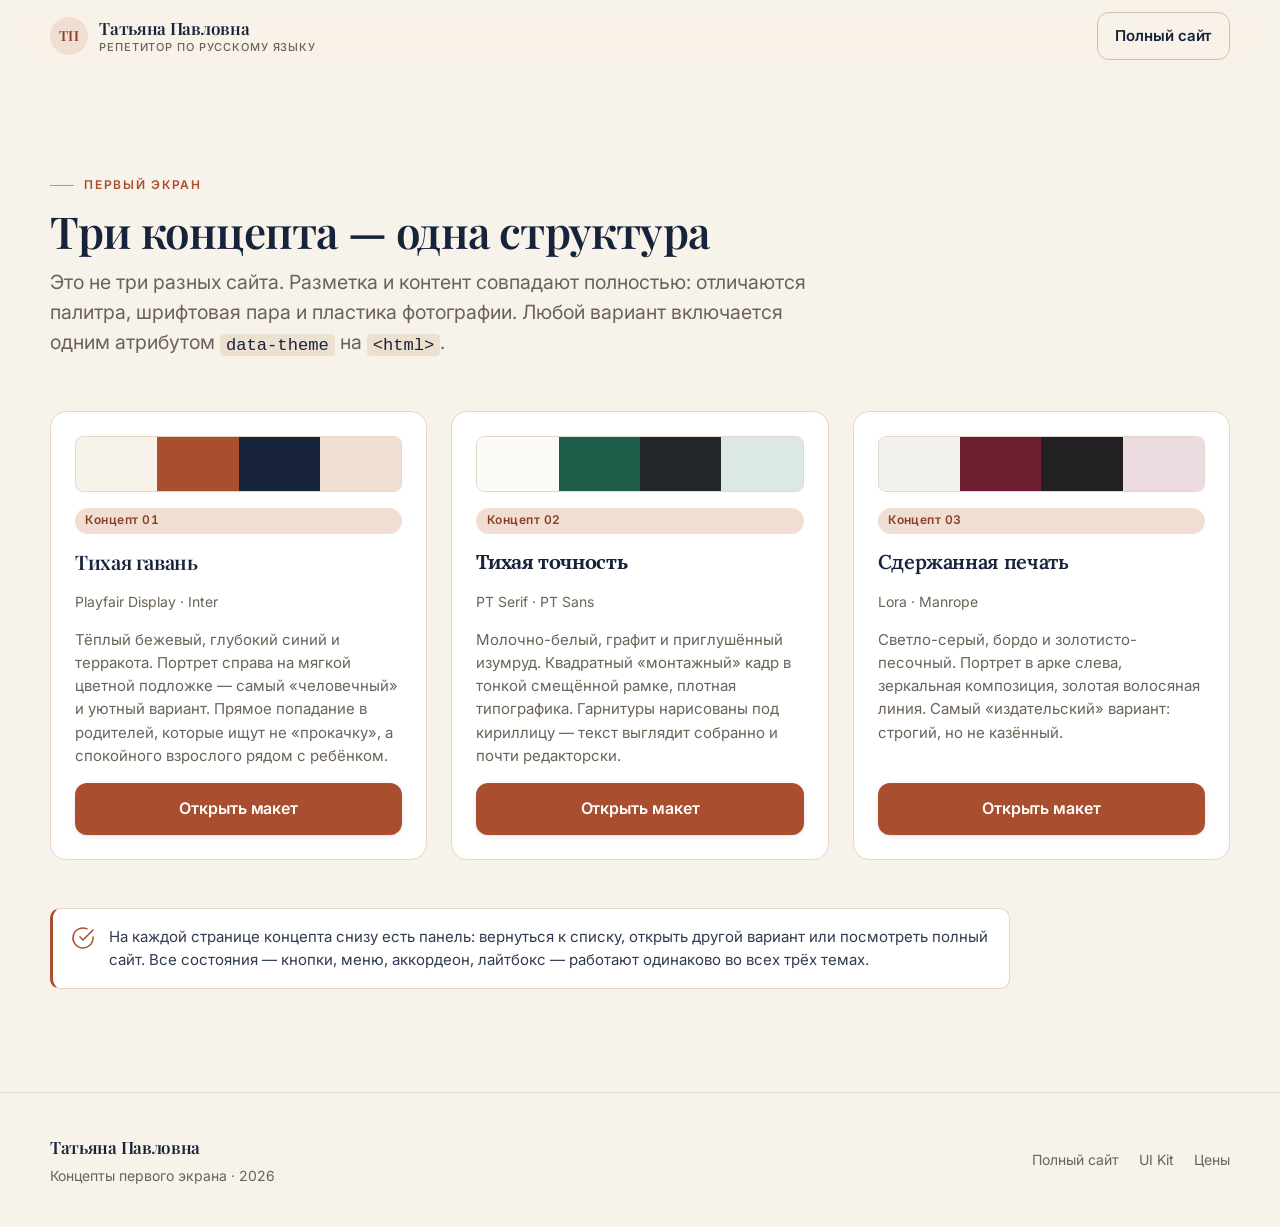
<file: concepts/index.html>
<!DOCTYPE html>
<html lang="ru" data-theme="1">
<head>
  <meta charset="utf-8">
  <meta name="viewport" content="width=device-width, initial-scale=1, viewport-fit=cover">
  <title>Три концепта первого экрана — репетитор по русскому языку</title>
  <meta name="description" content="Три концепта первого экрана: палитра, шрифтовая пара и пластика фотографии. Одна структура, три характера.">
  <meta name="robots" content="noindex">
  <meta name="theme-color" content="#f7f2ea">
  <link rel="icon" href="../assets/img/favicon.svg" type="image/svg+xml">

  <link rel="preconnect" href="https://fonts.googleapis.com">
  <link rel="preconnect" href="https://fonts.gstatic.com" crossorigin>
  <link href="https://fonts.googleapis.com/css2?family=Inter:wght@400;500;600&family=Playfair+Display:wght@500;600&family=PT+Sans:wght@400;700&family=PT+Serif:wght@400;700&family=Lora:wght@400;600&family=Manrope:wght@400;500;600&display=swap" rel="stylesheet">

  <link rel="stylesheet" href="../assets/css/tokens.css">
  <link rel="stylesheet" href="../assets/css/base.css">
  <link rel="stylesheet" href="../assets/css/components.css">
  <link rel="stylesheet" href="../assets/css/landing.css">
</head>
<body>

<a class="skip-link" href="#main">Перейти к содержанию</a>

<svg aria-hidden="true" focusable="false" style="position:absolute;width:0;height:0;overflow:hidden">
  <symbol id="i-check-circle" viewBox="0 0 24 24"><path d="M22 11.08V12a10 10 0 1 1-5.93-9.14"/><path d="M22 4 12 14.01l-3-3"/></symbol>
</svg>

<header class="site-header">
  <div class="container header__inner">
    <a class="brand" href="../index.html">
      <span class="brand__mark" aria-hidden="true">ТП</span>
      <span class="brand__text">
        <span class="brand__name">Татьяна Павловна</span>
        <span class="brand__role">Репетитор по русскому языку</span>
      </span>
    </a>
    <a class="btn btn--ghost btn--sm" href="../index.html">Полный сайт</a>
  </div>
</header>

<main id="main">
  <section class="concept-pick">
    <div class="container">
      <div class="section-head section-head--wide">
        <p class="eyebrow">Первый экран</p>
        <h1>Три концепта — одна структура</h1>
        <p class="lead">Это не три разных сайта. Разметка и контент совпадают полностью: отличаются палитра, шрифтовая пара и пластика фотографии. Любой вариант включается одним атрибутом <code>data-theme</code> на&nbsp;<code>&lt;html&gt;</code>.</p>
      </div>

      <div class="concept-pick__grid">

        <article class="concept-card">
          <div class="concept-card__swatches" aria-hidden="true">
            <span style="background:#f7f2ea"></span>
            <span style="background:#a94e2e"></span>
            <span style="background:#17233a"></span>
            <span style="background:#f0ded3"></span>
          </div>
          <p class="chip">Концепт 01</p>
          <h2 class="concept-card__title" style="font-family:'Playfair Display', Georgia, serif">Тихая гавань</h2>
          <p class="concept-card__fonts">Playfair Display · Inter</p>
          <p class="concept-card__desc">Тёплый бежевый, глубокий синий и терракота. Портрет справа на мягкой цветной подложке — самый «человечный» и уютный вариант. Прямое попадание в родителей, которые ищут не «прокачку», а спокойного взрослого рядом с ребёнком.</p>
          <a class="btn btn--primary btn--block" href="hero-1.html">Открыть макет</a>
        </article>

        <article class="concept-card">
          <div class="concept-card__swatches" aria-hidden="true">
            <span style="background:#fbfaf7"></span>
            <span style="background:#1f5d4b"></span>
            <span style="background:#23262a"></span>
            <span style="background:#dce8e3"></span>
          </div>
          <p class="chip">Концепт 02</p>
          <h2 class="concept-card__title" style="font-family:'PT Serif', Georgia, serif">Тихая точность</h2>
          <p class="concept-card__fonts">PT Serif · PT Sans</p>
          <p class="concept-card__desc">Молочно-белый, графит и приглушённый изумруд. Квадратный «монтажный» кадр в тонкой смещённой рамке, плотная типографика. Гарнитуры нарисованы под кириллицу — текст выглядит собранно и почти редакторски.</p>
          <a class="btn btn--primary btn--block" href="hero-2.html">Открыть макет</a>
        </article>

        <article class="concept-card">
          <div class="concept-card__swatches" aria-hidden="true">
            <span style="background:#f2f1ee"></span>
            <span style="background:#6e2033"></span>
            <span style="background:#232024"></span>
            <span style="background:#eddcdf"></span>
          </div>
          <p class="chip">Концепт 03</p>
          <h2 class="concept-card__title" style="font-family:'Lora', Georgia, serif">Сдержанная печать</h2>
          <p class="concept-card__fonts">Lora · Manrope</p>
          <p class="concept-card__desc">Светло-серый, бордо и золотисто-песочный. Портрет в арке слева, зеркальная композиция, золотая волосяная линия. Самый «издательский» вариант: строгий, но не казённый.</p>
          <a class="btn btn--primary btn--block" href="hero-3.html">Открыть макет</a>
        </article>

      </div>

      <div class="callout" style="margin-top: var(--space-8); max-width: 60rem">
        <svg class="icon callout__icon" aria-hidden="true"><use href="#i-check-circle"></use></svg>
        <span>На каждой странице концепта снизу есть панель: вернуться к списку, открыть другой вариант или посмотреть полный сайт. Все состояния — кнопки, меню, аккордеон, лайтбокс — работают одинаково во всех трёх темах.</span>
      </div>
    </div>
  </section>
</main>

<footer class="site-footer">
  <div class="container footer__inner">
    <div class="footer__brand">
      <span class="footer__name">Татьяна Павловна</span>
      <span class="footer__meta">Концепты первого экрана · 2026</span>
    </div>
    <nav class="footer__links" aria-label="Подвал">
      <a href="../index.html">Полный сайт</a>
      <a href="../ui-kit.html">UI Kit</a>
      <a href="../index.html#prices">Цены</a>
    </nav>
  </div>
</footer>

</body>
</html>
</file>
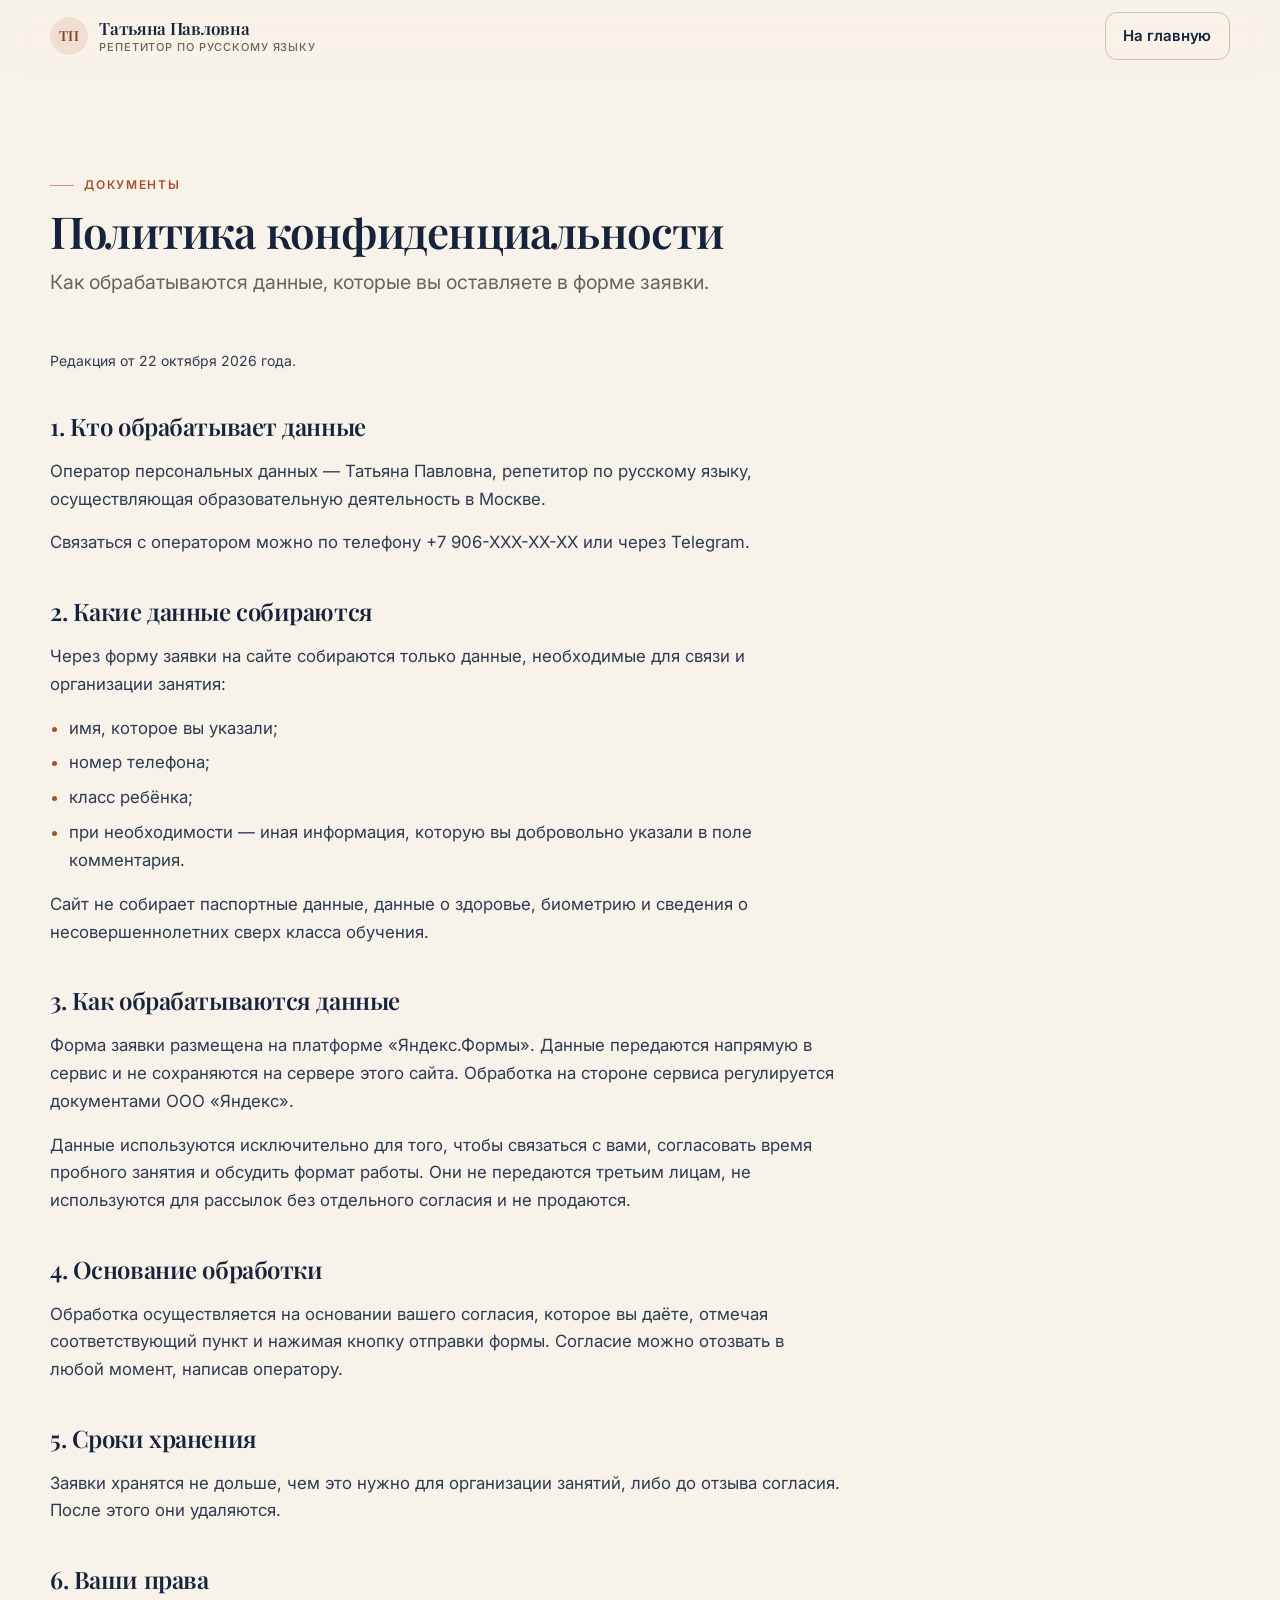
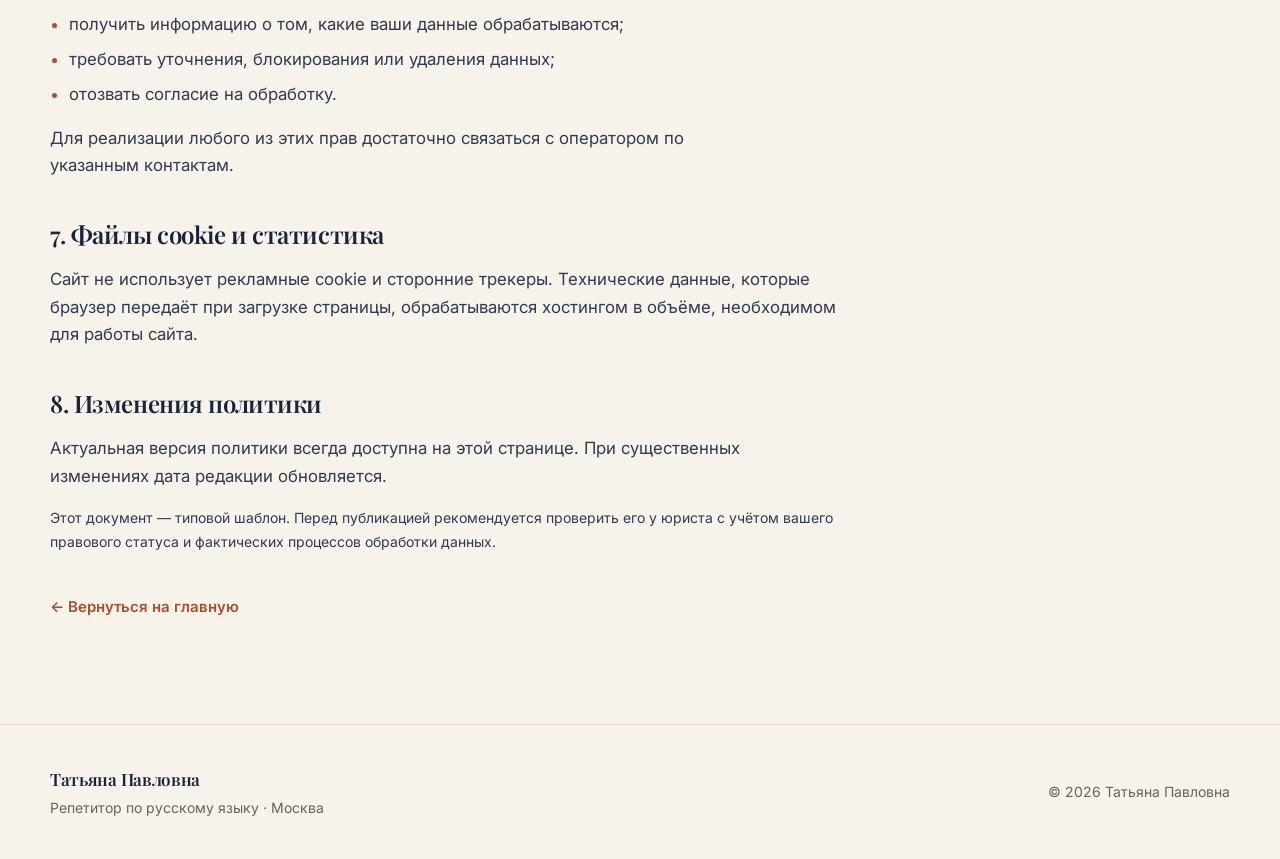
<file: privacy.html>
<!DOCTYPE html>
<html lang="ru" data-theme="1">
<head>
  <meta charset="utf-8">
  <meta name="viewport" content="width=device-width, initial-scale=1, viewport-fit=cover">
  <title>Политика конфиденциальности — Татьяна Павловна</title>
  <meta name="description" content="Как обрабатываются персональные данные, оставленные в форме заявки на занятия.">
  <meta name="robots" content="noindex">
  <meta name="theme-color" content="#f7f2ea">
  <link rel="icon" href="assets/img/favicon.svg" type="image/svg+xml">

  <link rel="preconnect" href="https://fonts.googleapis.com">
  <link rel="preconnect" href="https://fonts.gstatic.com" crossorigin>
  <link href="https://fonts.googleapis.com/css2?family=Inter:wght@400;500;600&family=Playfair+Display:wght@500;600&display=swap" rel="stylesheet">

  <link rel="stylesheet" href="assets/css/tokens.css">
  <link rel="stylesheet" href="assets/css/base.css">
  <link rel="stylesheet" href="assets/css/components.css">
  <link rel="stylesheet" href="assets/css/landing.css">
</head>
<body>

<a class="skip-link" href="#main">Перейти к содержанию</a>

<header class="site-header">
  <div class="container header__inner">
    <a class="brand" href="index.html">
      <span class="brand__mark" aria-hidden="true">ТП</span>
      <span class="brand__text">
        <span class="brand__name">Татьяна Павловна</span>
        <span class="brand__role">Репетитор по русскому языку</span>
      </span>
    </a>
    <a class="btn btn--ghost btn--sm" href="index.html">На главную</a>
  </div>
</header>

<main id="main" class="section">
  <div class="container">
    <div class="section-head">
      <p class="eyebrow">Документы</p>
      <h1>Политика конфиденциальности</h1>
      <p class="lead">Как обрабатываются данные, которые вы оставляете в форме заявки.</p>
    </div>

    <div class="prose">
      <p class="note">Редакция от 22 октября 2026 года. <!-- TODO: укажите актуальную дату и реквизиты --></p>

      <h2>1. Кто обрабатывает данные</h2>
      <p>Оператор персональных данных — Татьяна Павловна, репетитор по русскому языку, осуществляющая образовательную деятельность в Москве. <!-- TODO: при необходимости добавить статус ИП и ИНН --></p>
      <p>Связаться с оператором можно по телефону +7 906-ХХХ-ХХ-ХХ или через Telegram.</p>

      <h2>2. Какие данные собираются</h2>
      <p>Через форму заявки на сайте собираются только данные, необходимые для связи и организации занятия:</p>
      <ul>
        <li>имя, которое вы указали;</li>
        <li>номер телефона;</li>
        <li>класс ребёнка;</li>
        <li>при необходимости — иная информация, которую вы добровольно указали в поле комментария.</li>
      </ul>
      <p>Сайт не собирает паспортные данные, данные о здоровье, биометрию и сведения о несовершеннолетних сверх класса обучения.</p>

      <h2>3. Как обрабатываются данные</h2>
      <p>Форма заявки размещена на платформе «Яндекс.Формы». Данные передаются напрямую в сервис и не сохраняются на сервере этого сайта. Обработка на стороне сервиса регулируется документами ООО «Яндекс».</p>
      <p>Данные используются исключительно для того, чтобы связаться с вами, согласовать время пробного занятия и обсудить формат работы. Они не передаются третьим лицам, не используются для рассылок без отдельного согласия и не продаются.</p>

      <h2>4. Основание обработки</h2>
      <p>Обработка осуществляется на основании вашего согласия, которое вы даёте, отмечая соответствующий пункт и нажимая кнопку отправки формы. Согласие можно отозвать в любой момент, написав оператору.</p>

      <h2>5. Сроки хранения</h2>
      <p>Заявки хранятся не дольше, чем это нужно для организации занятий, либо до отзыва согласия. После этого они удаляются.</p>

      <h2>6. Ваши права</h2>
      <ul>
        <li>получить информацию о том, какие ваши данные обрабатываются;</li>
        <li>требовать уточнения, блокирования или удаления данных;</li>
        <li>отозвать согласие на обработку.</li>
      </ul>
      <p>Для реализации любого из этих прав достаточно связаться с оператором по указанным контактам.</p>

      <h2>7. Файлы cookie и статистика</h2>
      <p>Сайт не использует рекламные cookie и сторонние трекеры. Технические данные, которые браузер передаёт при загрузке страницы, обрабатываются хостингом в объёме, необходимом для работы сайта. <!-- TODO: если подключается Яндекс.Метрика или иная аналитика — добавьте абзац о ней --></p>

      <h2>8. Изменения политики</h2>
      <p>Актуальная версия политики всегда доступна на этой странице. При существенных изменениях дата редакции обновляется.</p>

      <p class="note">Этот документ — типовой шаблон. Перед публикацией рекомендуется проверить его у юриста с учётом вашего правового статуса и фактических процессов обработки данных.</p>
    </div>

    <p style="margin-top: var(--space-7)">
      <a class="link-arrow" href="index.html">← Вернуться на главную</a>
    </p>
  </div>
</main>

<footer class="site-footer">
  <div class="container footer__inner">
    <div class="footer__brand">
      <span class="footer__name">Татьяна Павловна</span>
      <span class="footer__meta">Репетитор по русскому языку · Москва</span>
    </div>
    <p class="footer__meta">© <span id="year">2026</span> Татьяна Павловна</p>
  </div>
</footer>

</body>
</html>
</file>
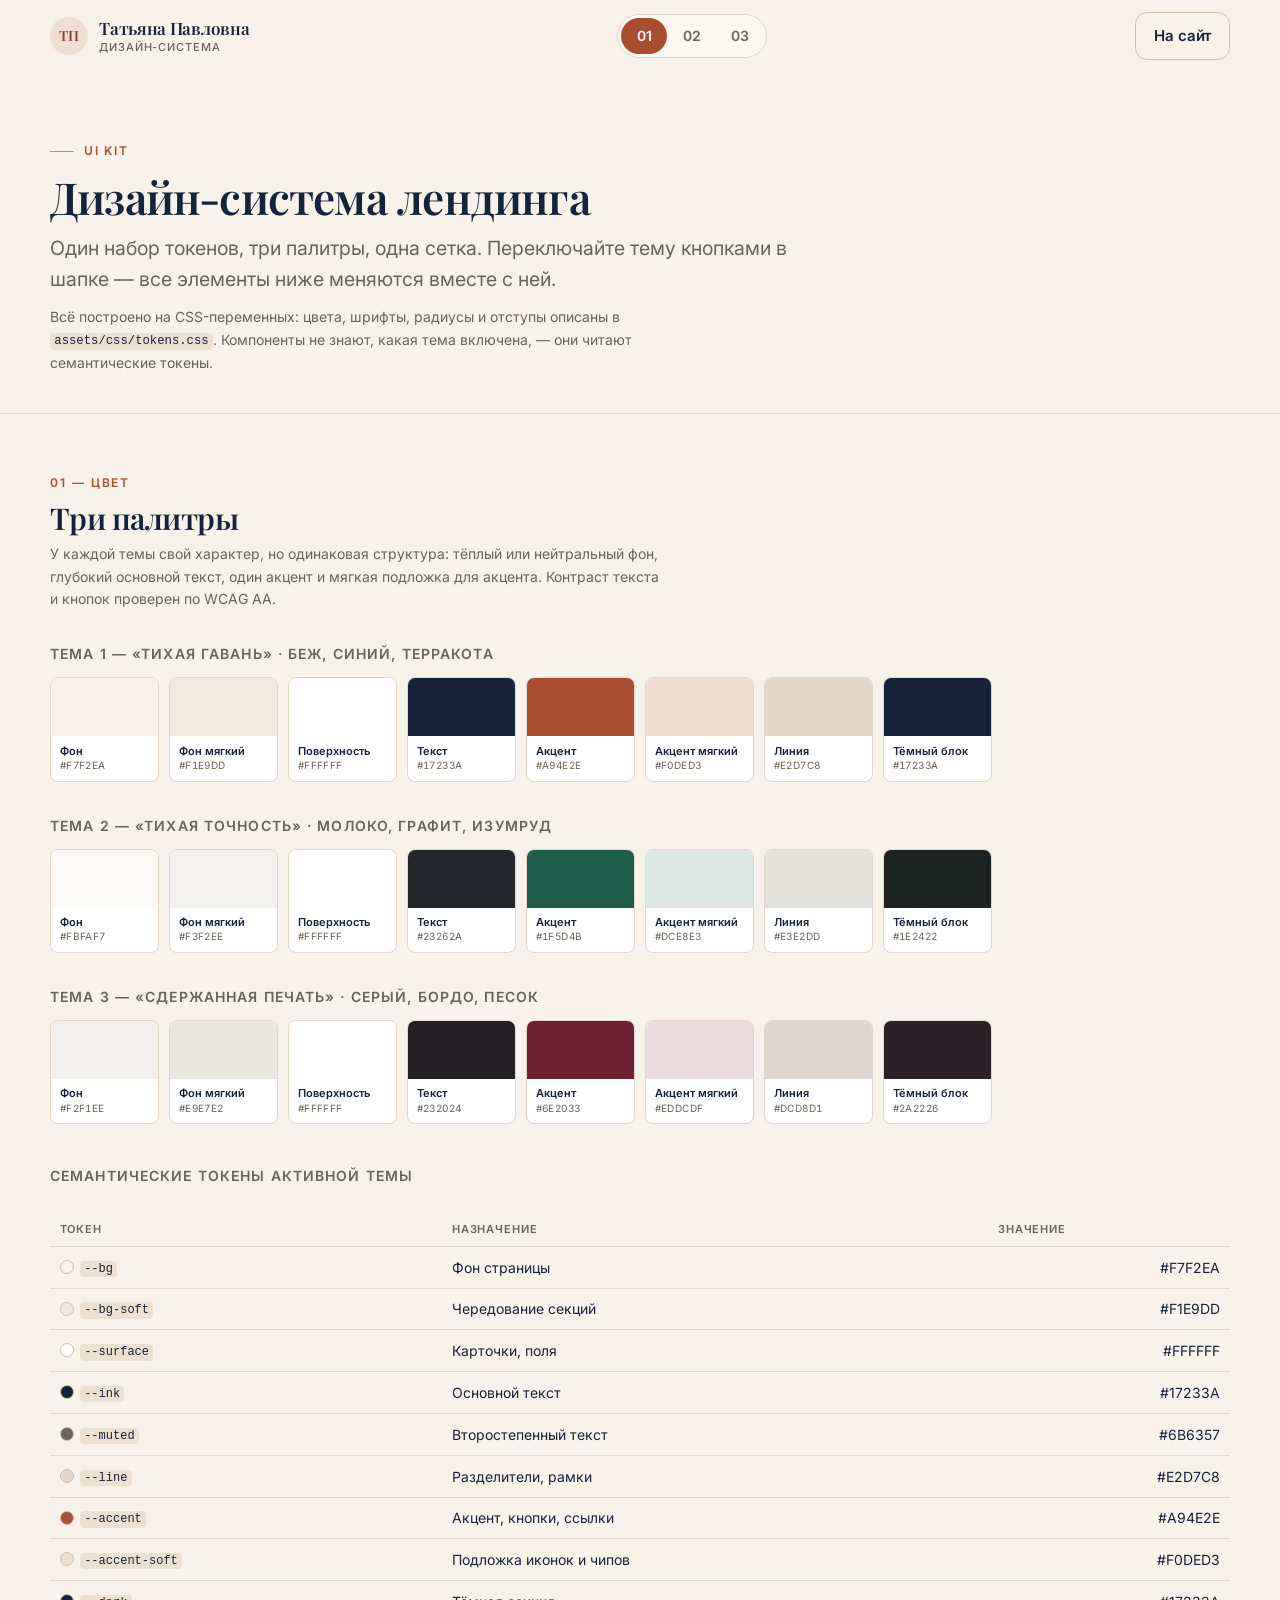
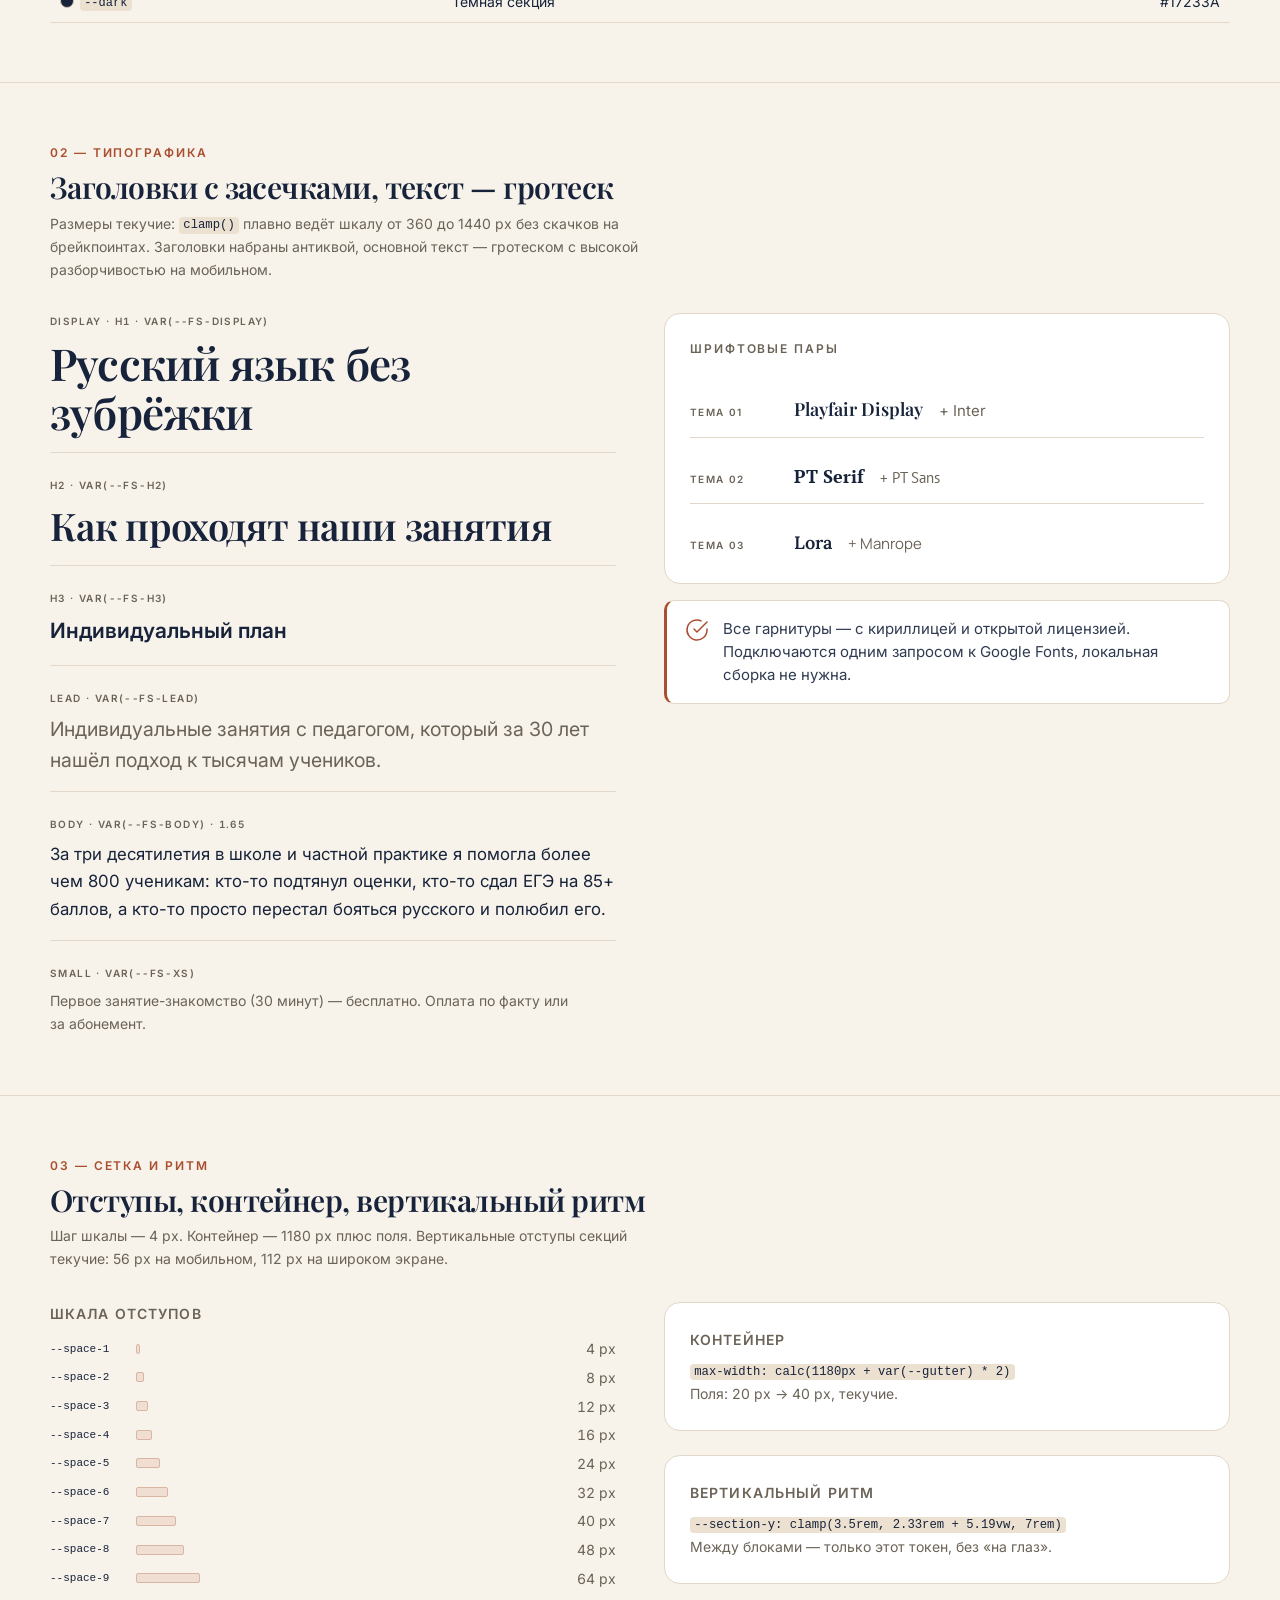
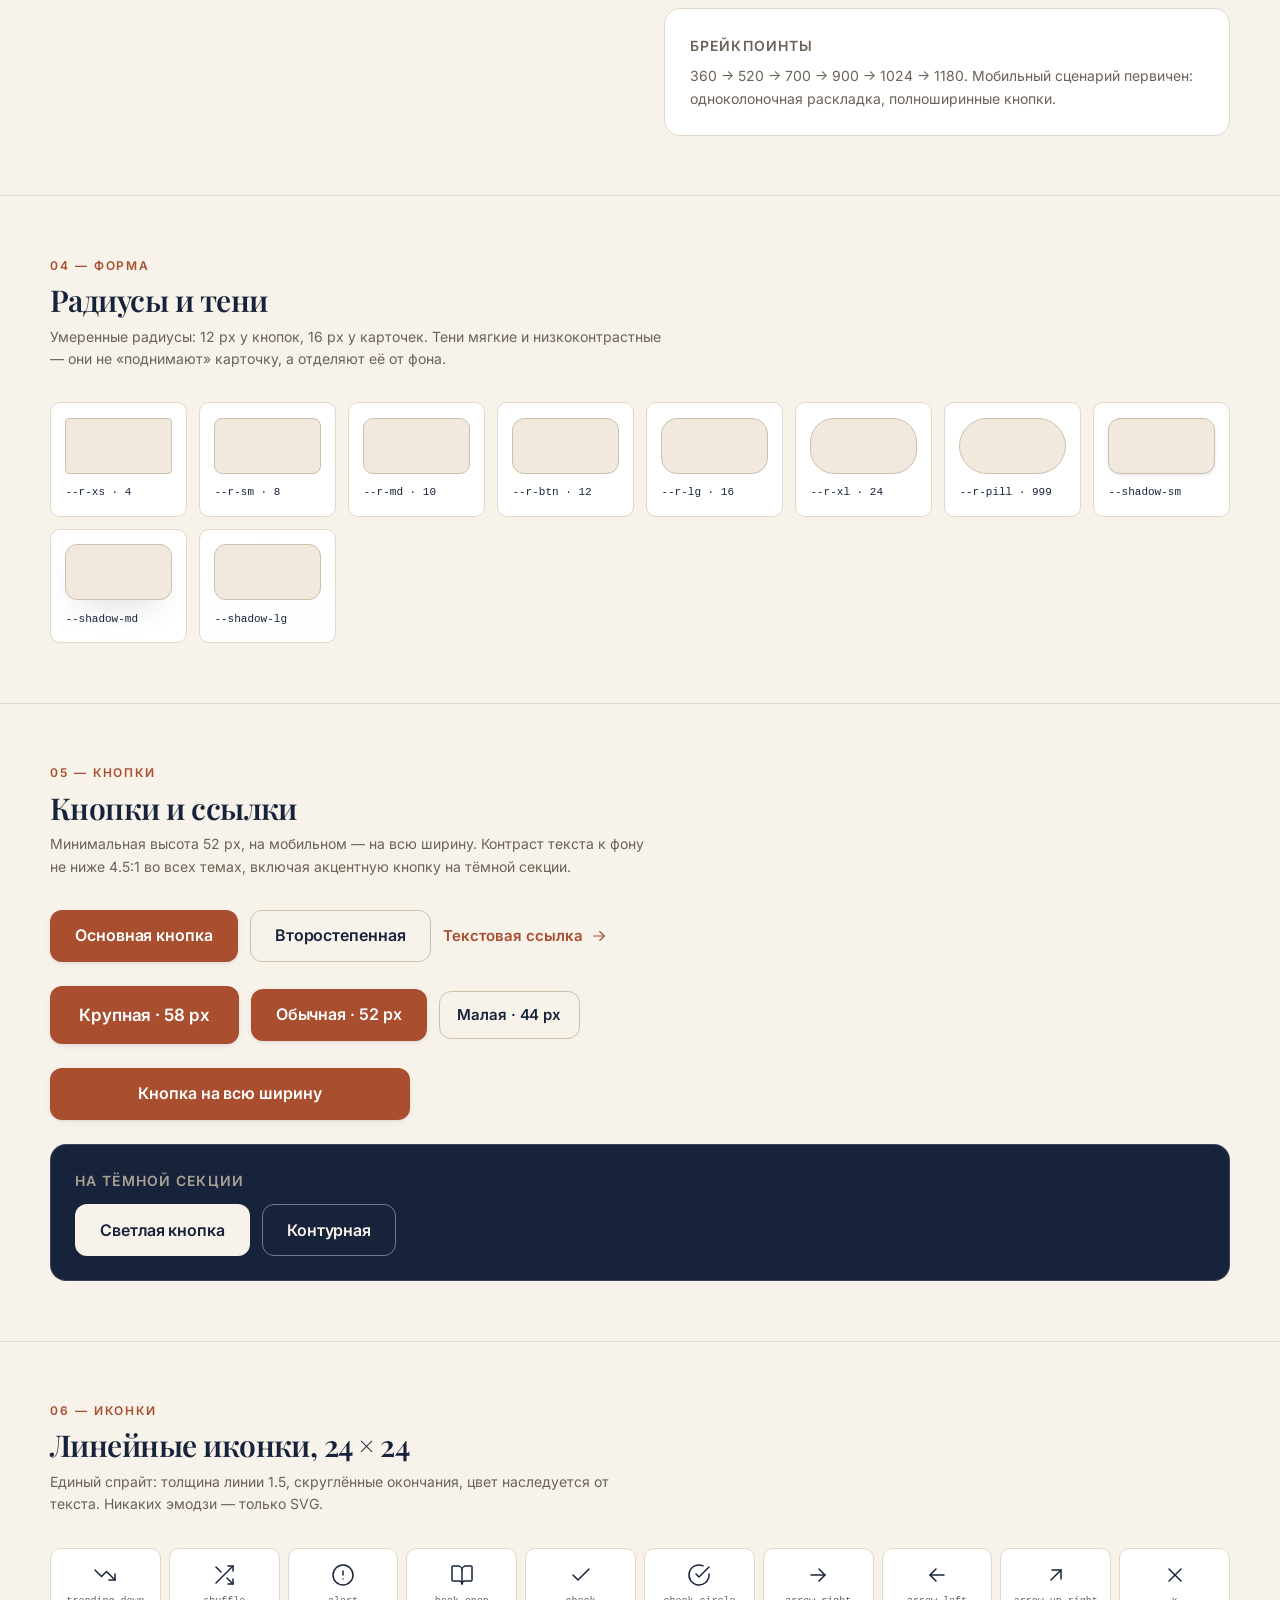
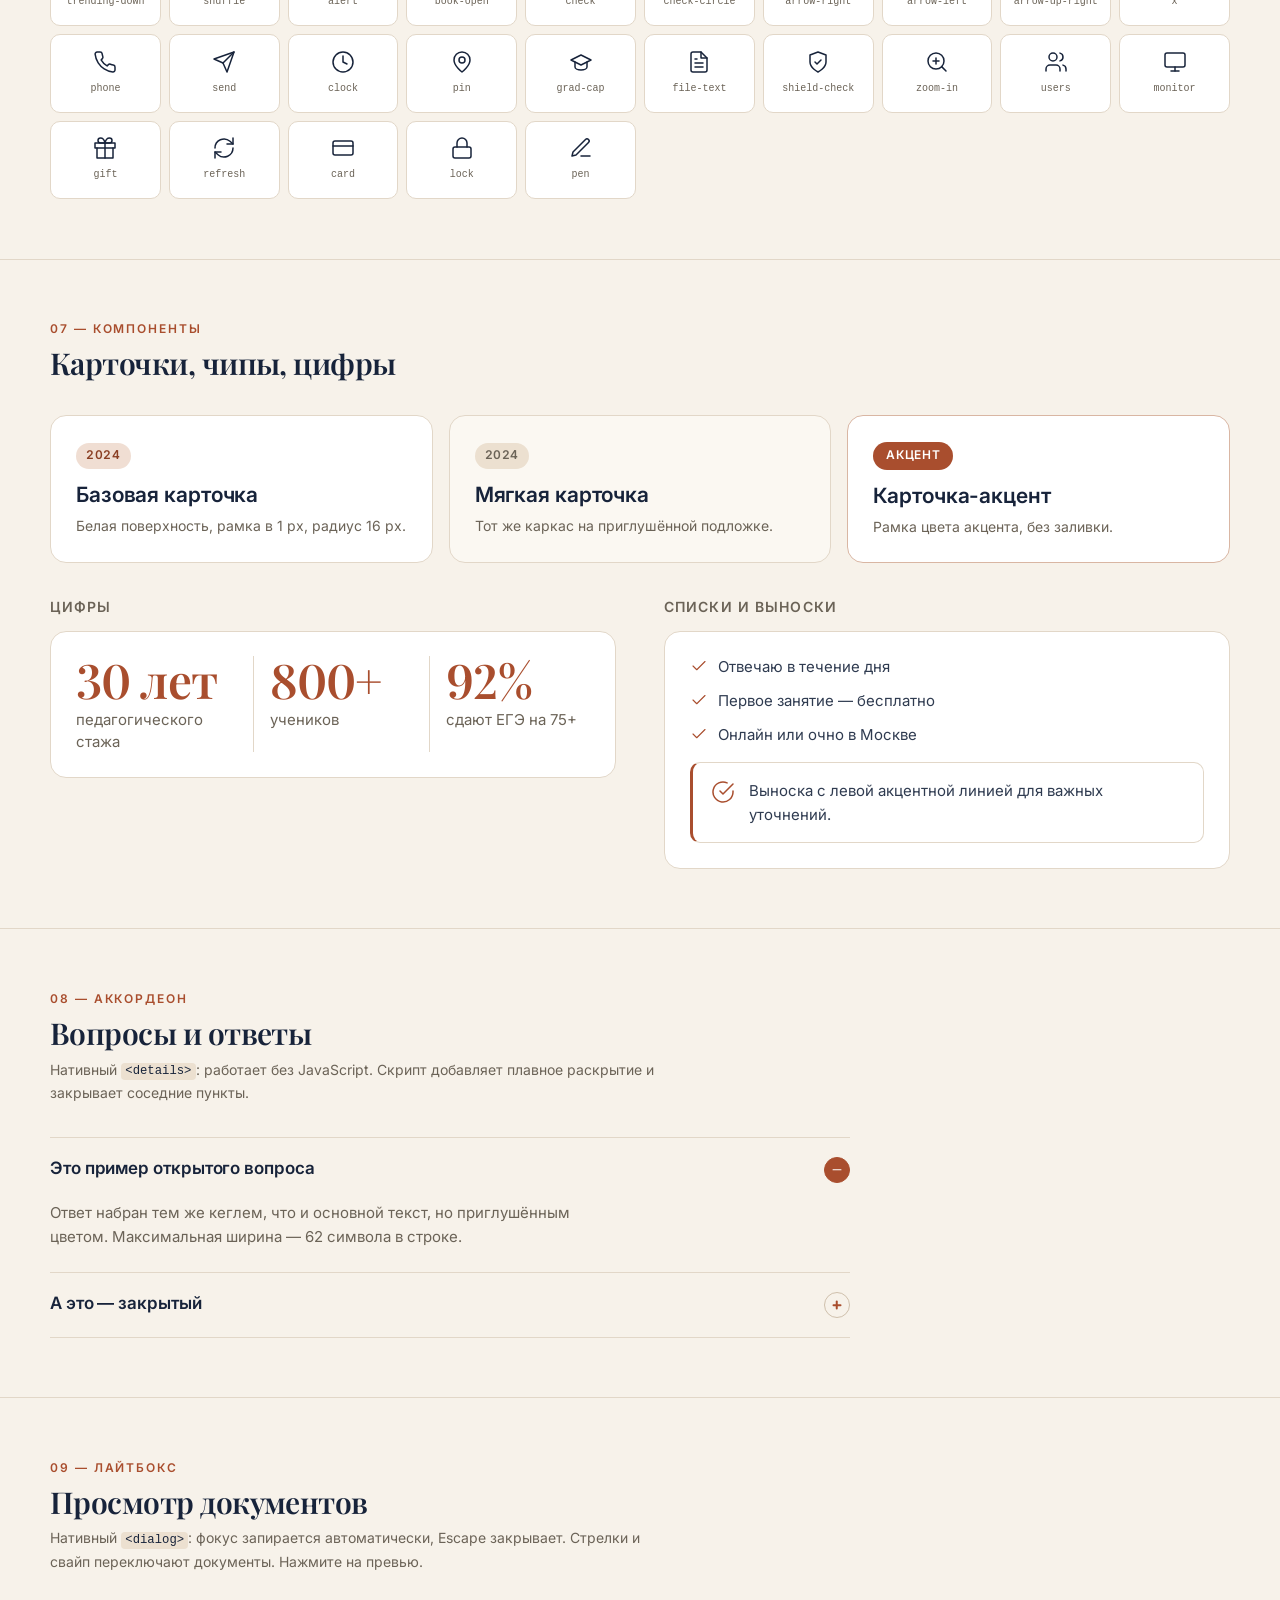
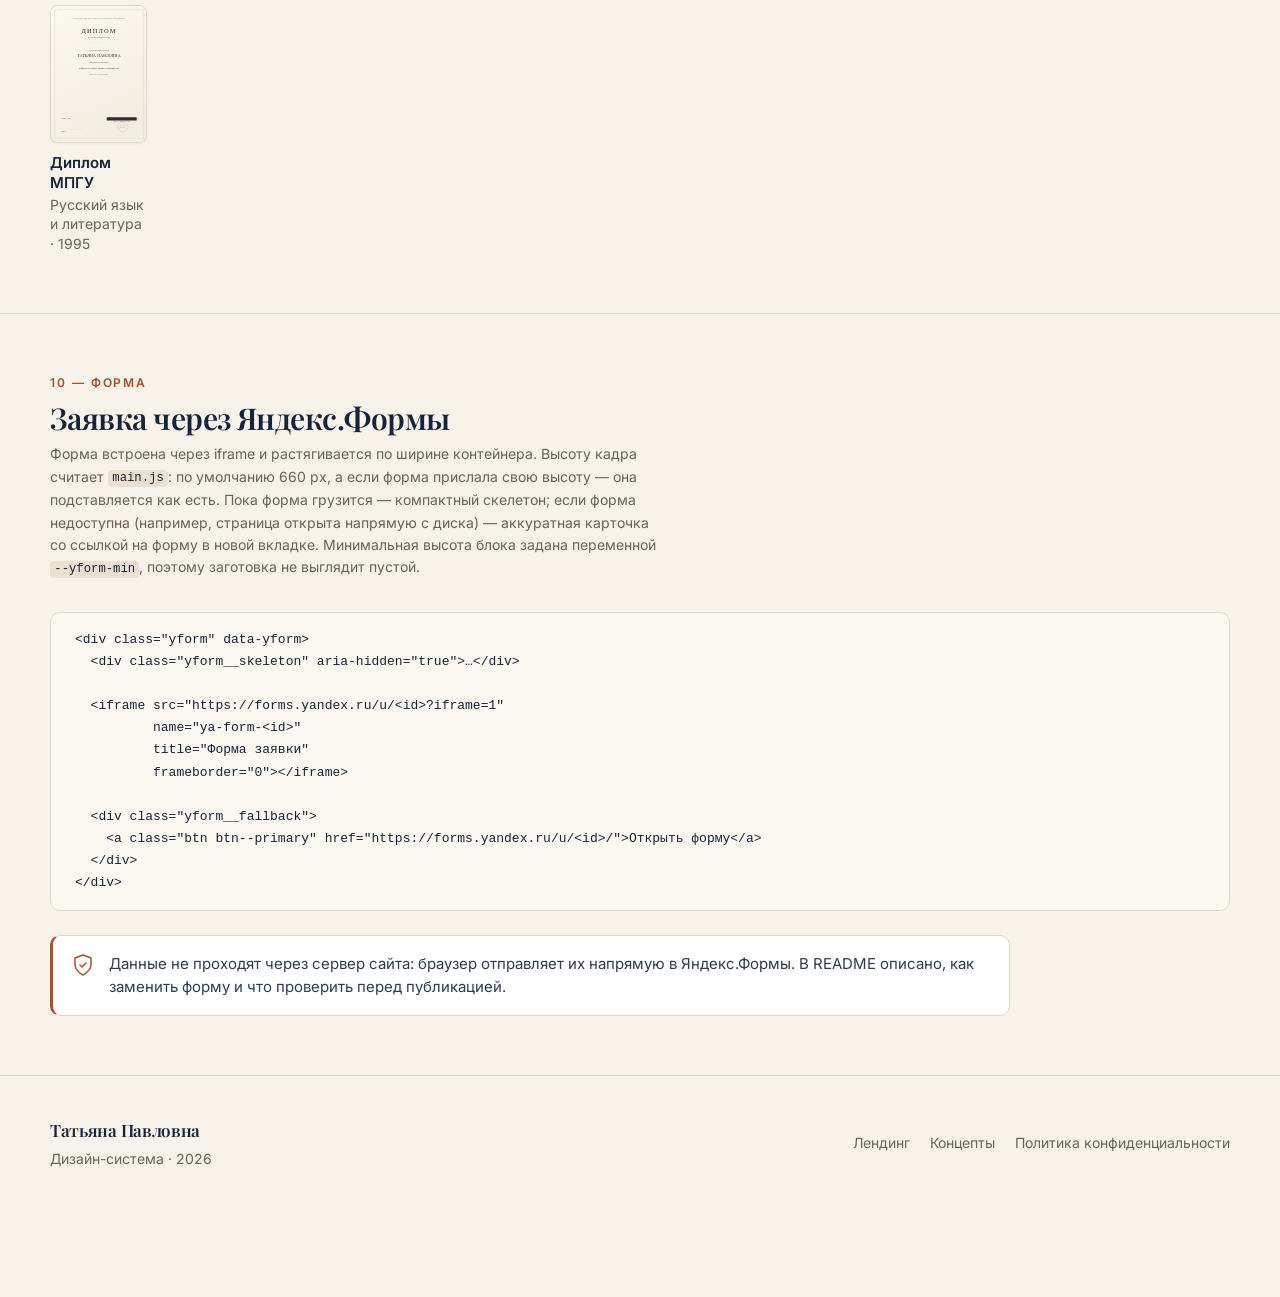
<file: ui-kit.html>
<!DOCTYPE html>
<html lang="ru" data-theme="1">
<head>
  <meta charset="utf-8">
  <meta name="viewport" content="width=device-width, initial-scale=1, viewport-fit=cover">
  <title>UI Kit — Татьяна Павловна, репетитор по русскому языку</title>
  <meta name="description" content="Дизайн-система лендинга: палитры трёх тем, типографика, компоненты, состояния и правила доступности.">
  <meta name="robots" content="noindex">
  <meta name="theme-color" content="#f7f2ea">
  <link rel="icon" href="assets/img/favicon.svg" type="image/svg+xml">

  <link rel="preconnect" href="https://fonts.googleapis.com">
  <link rel="preconnect" href="https://fonts.gstatic.com" crossorigin>
  <link href="https://fonts.googleapis.com/css2?family=Inter:wght@400;500;600;700&family=Playfair+Display:ital,wght@0,500;0,600;0,700;1,500&family=PT+Sans:wght@400;700&family=PT+Serif:wght@400;700&family=Lora:wght@400;600;700&family=Manrope:wght@400;500;600;700&display=swap" rel="stylesheet">

  <link rel="stylesheet" href="assets/css/tokens.css">
  <link rel="stylesheet" href="assets/css/base.css">
  <link rel="stylesheet" href="assets/css/components.css">
  <link rel="stylesheet" href="assets/css/landing.css">
  <link rel="stylesheet" href="assets/css/ui-kit.css">
</head>
<body class="kit-body">

<a class="skip-link" href="#main">Перейти к содержанию</a>

<!-- ============ Спрайт иконок ============ -->
<svg aria-hidden="true" focusable="false" style="position:absolute;width:0;height:0;overflow:hidden">
  <symbol id="i-trending-down" viewBox="0 0 24 24"><path d="M22 17 13.5 8.5 8.5 13.5 2 7"/><path d="M16 17h6v-6"/></symbol>
  <symbol id="i-shuffle" viewBox="0 0 24 24"><path d="M16 3h5v5"/><path d="M4 20 21 3"/><path d="M21 16v5h-5"/><path d="m15 15 6 6"/><path d="m4 4 5 5"/></symbol>
  <symbol id="i-alert" viewBox="0 0 24 24"><circle cx="12" cy="12" r="10"/><path d="M12 8v4"/><path d="M12 16h.01"/></symbol>
  <symbol id="i-book-open" viewBox="0 0 24 24"><path d="M12 7v14"/><path d="M3 18a1 1 0 0 1-1-1V4a1 1 0 0 1 1-1h5a4 4 0 0 1 4 4 4 4 0 0 1 4-4h5a1 1 0 0 1 1 1v13a1 1 0 0 1-1 1h-6a3 3 0 0 0-3 3 3 3 0 0 0-3-3z"/></symbol>
  <symbol id="i-check" viewBox="0 0 24 24"><path d="M20 6 9 17l-5-5"/></symbol>
  <symbol id="i-check-circle" viewBox="0 0 24 24"><path d="M22 11.08V12a10 10 0 1 1-5.93-9.14"/><path d="M22 4 12 14.01l-3-3"/></symbol>
  <symbol id="i-arrow-right" viewBox="0 0 24 24"><path d="M5 12h14"/><path d="m13 6 6 6-6 6"/></symbol>
  <symbol id="i-arrow-left" viewBox="0 0 24 24"><path d="M19 12H5"/><path d="m11 6-6 6 6 6"/></symbol>
  <symbol id="i-arrow-up-right" viewBox="0 0 24 24"><path d="M7 17 17 7"/><path d="M8 7h9v9"/></symbol>
  <symbol id="i-x" viewBox="0 0 24 24"><path d="M18 6 6 18"/><path d="m6 6 12 12"/></symbol>
  <symbol id="i-phone" viewBox="0 0 24 24"><path d="M22 16.92v3a2 2 0 0 1-2.18 2 19.79 19.79 0 0 1-8.63-3.07 19.5 19.5 0 0 1-6-6A19.79 19.79 0 0 1 2.12 4.18 2 2 0 0 1 4.11 2h3a2 2 0 0 1 2 1.72c.13.96.36 1.9.7 2.81a2 2 0 0 1-.45 2.11L8.09 9.91a16 16 0 0 0 6 6l1.27-1.27a2 2 0 0 1 2.11-.45c.91.34 1.85.57 2.81.7A2 2 0 0 1 22 16.92z"/></symbol>
  <symbol id="i-send" viewBox="0 0 24 24"><path d="M22 2 11 13"/><path d="M22 2l-7 20-4-9-9-4 20-7z"/></symbol>
  <symbol id="i-clock" viewBox="0 0 24 24"><circle cx="12" cy="12" r="10"/><path d="M12 6v6l4 2"/></symbol>
  <symbol id="i-pin" viewBox="0 0 24 24"><path d="M20 10c0 6-8 12-8 12s-8-6-8-12a8 8 0 0 1 16 0z"/><circle cx="12" cy="10" r="3"/></symbol>
  <symbol id="i-grad-cap" viewBox="0 0 24 24"><path d="M22 10 12 5 2 10l10 5 10-5z"/><path d="M6 12v5c0 1.657 2.686 3 6 3s6-1.343 6-3v-5"/></symbol>
  <symbol id="i-file-text" viewBox="0 0 24 24"><path d="M14 2H6a2 2 0 0 0-2 2v16a2 2 0 0 0 2 2h12a2 2 0 0 0 2-2V8z"/><path d="M14 2v6h6"/><path d="M16 13H8"/><path d="M16 17H8"/><path d="M10 9H8"/></symbol>
  <symbol id="i-shield-check" viewBox="0 0 24 24"><path d="M12 22s8-4 8-10V5l-8-3-8 3v7c0 6 8 10 8 10z"/><path d="m9 12 2 2 4-4"/></symbol>
  <symbol id="i-zoom-in" viewBox="0 0 24 24"><circle cx="11" cy="11" r="8"/><path d="m21 21-4.35-4.35"/><path d="M11 8v6"/><path d="M8 11h6"/></symbol>
  <symbol id="i-users" viewBox="0 0 24 24"><path d="M16 21v-2a4 4 0 0 0-4-4H6a4 4 0 0 0-4 4v2"/><circle cx="9" cy="7" r="4"/><path d="M22 21v-2a4 4 0 0 0-3-3.87"/><path d="M16 3.13a4 4 0 0 1 0 7.75"/></symbol>
  <symbol id="i-monitor" viewBox="0 0 24 24"><path d="M20 3H4a2 2 0 0 0-2 2v10a2 2 0 0 0 2 2h16a2 2 0 0 0 2-2V5a2 2 0 0 0-2-2z"/><path d="M8 21h8"/><path d="M12 17v4"/></symbol>
  <symbol id="i-gift" viewBox="0 0 24 24"><path d="M20 12v10H4V12"/><path d="M2 7h20v5H2z"/><path d="M12 22V7"/><path d="M12 7H7.5a2.5 2.5 0 0 1 0-5C11 2 12 7 12 7z"/><path d="M12 7h4.5a2.5 2.5 0 0 0 0-5C13 2 12 7 12 7z"/></symbol>
  <symbol id="i-refresh" viewBox="0 0 24 24"><path d="M21 2v6h-6"/><path d="M3 12a9 9 0 0 1 15-6.7L21 8"/><path d="M3 22v-6h6"/><path d="M21 12a9 9 0 0 1-15 6.7L3 16"/></symbol>
  <symbol id="i-card" viewBox="0 0 24 24"><rect x="2" y="5" width="20" height="14" rx="2"/><path d="M2 10h20"/></symbol>
  <symbol id="i-lock" viewBox="0 0 24 24"><rect x="3" y="11" width="18" height="11" rx="2"/><path d="M7 11V7a5 5 0 0 1 10 0v4"/></symbol>
  <symbol id="i-pen" viewBox="0 0 24 24"><path d="M12 20h9"/><path d="M16.5 3.5a2.12 2.12 0 0 1 3 3L7 19l-4 1 1-4z"/></symbol>
</svg>

<header class="site-header">
  <div class="container header__inner">
    <a class="brand" href="index.html">
      <span class="brand__mark" aria-hidden="true">ТП</span>
      <span class="brand__text">
        <span class="brand__name">Татьяна Павловна</span>
        <span class="brand__role">Дизайн-система</span>
      </span>
    </a>

    <div class="kit-switch" role="group" aria-label="Переключение темы">
      <button type="button" data-set-theme="1" aria-pressed="true">01</button>
      <button type="button" data-set-theme="2" aria-pressed="false">02</button>
      <button type="button" data-set-theme="3" aria-pressed="false">03</button>
    </div>

    <a class="btn btn--ghost btn--sm" href="index.html">На сайт</a>
  </div>
</header>

<main id="main">

  <div class="container kit-intro">
    <div class="section-head section-head--wide" style="margin-bottom:0">
      <p class="eyebrow">UI Kit</p>
      <h1>Дизайн-система лендинга</h1>
      <p class="lead">Один набор токенов, три палитры, одна сетка. Переключайте тему кнопками в шапке — все элементы ниже меняются вместе с ней.</p>
      <p class="kit-note">Всё построено на CSS-переменных: цвета, шрифты, радиусы и отступы описаны в <code>assets/css/tokens.css</code>. Компоненты не знают, какая тема включена, — они читают семантические токены.</p>
    </div>
  </div>

  <!-- ================= 01. Цвет ================= -->
  <section class="kit-section">
    <div class="container">
      <div class="kit-head">
        <p class="kit-num">01 — Цвет</p>
        <h2>Три палитры</h2>
        <p class="kit-note">У каждой темы свой характер, но одинаковая структура: тёплый или нейтральный фон, глубокий основной текст, один акцент и мягкая подложка для акцента. Контраст текста и кнопок проверен по WCAG AA.</p>
      </div>

      <div class="kit-palettes">

        <div>
          <p class="kit-palette__title">Тема 1 — «Тихая гавань» · беж, синий, терракота</p>
          <div class="swatches">
            <div class="swatch"><div class="swatch__chip" style="background:#F7F2EA"></div><div class="swatch__meta"><span class="swatch__name">Фон</span><span class="swatch__hex">#F7F2EA</span></div></div>
            <div class="swatch"><div class="swatch__chip" style="background:#F1E9DD"></div><div class="swatch__meta"><span class="swatch__name">Фон мягкий</span><span class="swatch__hex">#F1E9DD</span></div></div>
            <div class="swatch"><div class="swatch__chip" style="background:#FFFFFF"></div><div class="swatch__meta"><span class="swatch__name">Поверхность</span><span class="swatch__hex">#FFFFFF</span></div></div>
            <div class="swatch"><div class="swatch__chip" style="background:#17233A"></div><div class="swatch__meta"><span class="swatch__name">Текст</span><span class="swatch__hex">#17233A</span></div></div>
            <div class="swatch"><div class="swatch__chip" style="background:#A94E2E"></div><div class="swatch__meta"><span class="swatch__name">Акцент</span><span class="swatch__hex">#A94E2E</span></div></div>
            <div class="swatch"><div class="swatch__chip" style="background:#F0DED3"></div><div class="swatch__meta"><span class="swatch__name">Акцент мягкий</span><span class="swatch__hex">#F0DED3</span></div></div>
            <div class="swatch"><div class="swatch__chip" style="background:#E2D7C8"></div><div class="swatch__meta"><span class="swatch__name">Линия</span><span class="swatch__hex">#E2D7C8</span></div></div>
            <div class="swatch"><div class="swatch__chip" style="background:#17233A"></div><div class="swatch__meta"><span class="swatch__name">Тёмный блок</span><span class="swatch__hex">#17233A</span></div></div>
          </div>
        </div>

        <div>
          <p class="kit-palette__title">Тема 2 — «Тихая точность» · молоко, графит, изумруд</p>
          <div class="swatches">
            <div class="swatch"><div class="swatch__chip" style="background:#FBFAF7"></div><div class="swatch__meta"><span class="swatch__name">Фон</span><span class="swatch__hex">#FBFAF7</span></div></div>
            <div class="swatch"><div class="swatch__chip" style="background:#F3F2EE"></div><div class="swatch__meta"><span class="swatch__name">Фон мягкий</span><span class="swatch__hex">#F3F2EE</span></div></div>
            <div class="swatch"><div class="swatch__chip" style="background:#FFFFFF"></div><div class="swatch__meta"><span class="swatch__name">Поверхность</span><span class="swatch__hex">#FFFFFF</span></div></div>
            <div class="swatch"><div class="swatch__chip" style="background:#23262A"></div><div class="swatch__meta"><span class="swatch__name">Текст</span><span class="swatch__hex">#23262A</span></div></div>
            <div class="swatch"><div class="swatch__chip" style="background:#1F5D4B"></div><div class="swatch__meta"><span class="swatch__name">Акцент</span><span class="swatch__hex">#1F5D4B</span></div></div>
            <div class="swatch"><div class="swatch__chip" style="background:#DCE8E3"></div><div class="swatch__meta"><span class="swatch__name">Акцент мягкий</span><span class="swatch__hex">#DCE8E3</span></div></div>
            <div class="swatch"><div class="swatch__chip" style="background:#E3E2DD"></div><div class="swatch__meta"><span class="swatch__name">Линия</span><span class="swatch__hex">#E3E2DD</span></div></div>
            <div class="swatch"><div class="swatch__chip" style="background:#1E2422"></div><div class="swatch__meta"><span class="swatch__name">Тёмный блок</span><span class="swatch__hex">#1E2422</span></div></div>
          </div>
        </div>

        <div>
          <p class="kit-palette__title">Тема 3 — «Сдержанная печать» · серый, бордо, песок</p>
          <div class="swatches">
            <div class="swatch"><div class="swatch__chip" style="background:#F2F1EE"></div><div class="swatch__meta"><span class="swatch__name">Фон</span><span class="swatch__hex">#F2F1EE</span></div></div>
            <div class="swatch"><div class="swatch__chip" style="background:#E9E7E2"></div><div class="swatch__meta"><span class="swatch__name">Фон мягкий</span><span class="swatch__hex">#E9E7E2</span></div></div>
            <div class="swatch"><div class="swatch__chip" style="background:#FFFFFF"></div><div class="swatch__meta"><span class="swatch__name">Поверхность</span><span class="swatch__hex">#FFFFFF</span></div></div>
            <div class="swatch"><div class="swatch__chip" style="background:#232024"></div><div class="swatch__meta"><span class="swatch__name">Текст</span><span class="swatch__hex">#232024</span></div></div>
            <div class="swatch"><div class="swatch__chip" style="background:#6E2033"></div><div class="swatch__meta"><span class="swatch__name">Акцент</span><span class="swatch__hex">#6E2033</span></div></div>
            <div class="swatch"><div class="swatch__chip" style="background:#EDDCDF"></div><div class="swatch__meta"><span class="swatch__name">Акцент мягкий</span><span class="swatch__hex">#EDDCDF</span></div></div>
            <div class="swatch"><div class="swatch__chip" style="background:#DCD8D1"></div><div class="swatch__meta"><span class="swatch__name">Линия</span><span class="swatch__hex">#DCD8D1</span></div></div>
            <div class="swatch"><div class="swatch__chip" style="background:#2A2226"></div><div class="swatch__meta"><span class="swatch__name">Тёмный блок</span><span class="swatch__hex">#2A2226</span></div></div>
          </div>
        </div>

      </div>

      <p class="kit-palette__title" style="margin-top: var(--space-7)">Семантические токены активной темы</p>
      <table class="kit-table">
        <thead>
          <tr><th>Токен</th><th>Назначение</th><th>Значение</th></tr>
        </thead>
        <tbody>
          <tr><td><span class="kit-dot" style="background:var(--bg)"></span><code>--bg</code></td><td>Фон страницы</td><td data-token="--bg">—</td></tr>
          <tr><td><span class="kit-dot" style="background:var(--bg-soft)"></span><code>--bg-soft</code></td><td>Чередование секций</td><td data-token="--bg-soft">—</td></tr>
          <tr><td><span class="kit-dot" style="background:var(--surface)"></span><code>--surface</code></td><td>Карточки, поля</td><td data-token="--surface">—</td></tr>
          <tr><td><span class="kit-dot" style="background:var(--ink)"></span><code>--ink</code></td><td>Основной текст</td><td data-token="--ink">—</td></tr>
          <tr><td><span class="kit-dot" style="background:var(--muted)"></span><code>--muted</code></td><td>Второстепенный текст</td><td data-token="--muted">—</td></tr>
          <tr><td><span class="kit-dot" style="background:var(--line)"></span><code>--line</code></td><td>Разделители, рамки</td><td data-token="--line">—</td></tr>
          <tr><td><span class="kit-dot" style="background:var(--accent)"></span><code>--accent</code></td><td>Акцент, кнопки, ссылки</td><td data-token="--accent">—</td></tr>
          <tr><td><span class="kit-dot" style="background:var(--accent-soft)"></span><code>--accent-soft</code></td><td>Подложка иконок и чипов</td><td data-token="--accent-soft">—</td></tr>
          <tr><td><span class="kit-dot" style="background:var(--dark)"></span><code>--dark</code></td><td>Тёмная секция</td><td data-token="--dark">—</td></tr>
        </tbody>
      </table>
    </div>
  </section>

  <!-- ================= 02. Типографика ================= -->
  <section class="kit-section">
    <div class="container">
      <div class="kit-head">
        <p class="kit-num">02 — Типографика</p>
        <h2>Заголовки с засечками, текст — гротеск</h2>
        <p class="kit-note">Размеры текучие: <code>clamp()</code> плавно ведёт шкалу от 360 до 1440 px без скачков на брейкпоинтах. Заголовки набраны антиквой, основной текст — гротеском с высокой разборчивостью на мобильном.</p>
      </div>

      <div class="kit-split">
        <div class="specimen">
          <div class="specimen__row">
            <span class="specimen__label">Display · H1 · var(--fs-display)</span>
            <p class="specimen__display">Русский язык без зубрёжки</p>
          </div>
          <div class="specimen__row">
            <span class="specimen__label">H2 · var(--fs-h2)</span>
            <p class="specimen__h2">Как проходят наши занятия</p>
          </div>
          <div class="specimen__row">
            <span class="specimen__label">H3 · var(--fs-h3)</span>
            <p class="specimen__h3">Индивидуальный план</p>
          </div>
          <div class="specimen__row">
            <span class="specimen__label">Lead · var(--fs-lead)</span>
            <p class="specimen__lead">Индивидуальные занятия с педагогом, который за 30 лет нашёл подход к тысячам учеников.</p>
          </div>
          <div class="specimen__row">
            <span class="specimen__label">Body · var(--fs-body) · 1.65</span>
            <p class="specimen__body">За три десятилетия в школе и частной практике я помогла более чем 800 ученикам: кто-то подтянул оценки, кто-то сдал ЕГЭ на 85+ баллов, а кто-то просто перестал бояться русского и полюбил его.</p>
          </div>
          <div class="specimen__row" style="border-bottom:0;padding-bottom:0">
            <span class="specimen__label">Small · var(--fs-xs)</span>
            <p class="specimen__small">Первое занятие-знакомство (30 минут) — бесплатно. Оплата по факту или за абонемент.</p>
          </div>
        </div>

        <div>
          <div class="card">
            <p class="kit-num" style="color:var(--muted)">Шрифтовые пары</p>
            <div class="font-pairs">
              <div class="font-pair">
                <span class="font-pair__label">Тема 01</span>
                <span class="font-pair__display" style="font-family:'Playfair Display', Georgia, serif">Playfair Display</span>
                <span class="font-pair__text" style="font-family:Inter, sans-serif">+ Inter</span>
              </div>
              <div class="font-pair">
                <span class="font-pair__label">Тема 02</span>
                <span class="font-pair__display" style="font-family:'PT Serif', Georgia, serif">PT Serif</span>
                <span class="font-pair__text" style="font-family:'PT Sans', sans-serif">+ PT Sans</span>
              </div>
              <div class="font-pair" style="border-bottom:0;padding-bottom:0">
                <span class="font-pair__label">Тема 03</span>
                <span class="font-pair__display" style="font-family:'Lora', Georgia, serif">Lora</span>
                <span class="font-pair__text" style="font-family:Manrope, sans-serif">+ Manrope</span>
              </div>
            </div>
          </div>

          <div class="callout" style="margin-top: var(--space-4)">
            <svg class="icon callout__icon" aria-hidden="true"><use href="#i-check-circle"/></svg>
            <span>Все гарнитуры — с кириллицей и открытой лицензией. Подключаются одним запросом к Google Fonts, локальная сборка не нужна.</span>
          </div>
        </div>
      </div>
    </div>
  </section>

  <!-- ================= 03. Сетка и отступы ================= -->
  <section class="kit-section">
    <div class="container">
      <div class="kit-head">
        <p class="kit-num">03 — Сетка и ритм</p>
        <h2>Отступы, контейнер, вертикальный ритм</h2>
        <p class="kit-note">Шаг шкалы — 4 px. Контейнер — 1180 px плюс поля. Вертикальные отступы секций текучие: 56 px на мобильном, 112 px на широком экране.</p>
      </div>

      <div class="kit-split">
        <div>
          <p class="kit-palette__title">Шкала отступов</p>
          <div class="space-list">
            <div class="space-row"><span class="space-row__name">--space-1</span><span class="space-row__bar" style="width:4px"></span><span class="space-row__val">4 px</span></div>
            <div class="space-row"><span class="space-row__name">--space-2</span><span class="space-row__bar" style="width:8px"></span><span class="space-row__val">8 px</span></div>
            <div class="space-row"><span class="space-row__name">--space-3</span><span class="space-row__bar" style="width:12px"></span><span class="space-row__val">12 px</span></div>
            <div class="space-row"><span class="space-row__name">--space-4</span><span class="space-row__bar" style="width:16px"></span><span class="space-row__val">16 px</span></div>
            <div class="space-row"><span class="space-row__name">--space-5</span><span class="space-row__bar" style="width:24px"></span><span class="space-row__val">24 px</span></div>
            <div class="space-row"><span class="space-row__name">--space-6</span><span class="space-row__bar" style="width:32px"></span><span class="space-row__val">32 px</span></div>
            <div class="space-row"><span class="space-row__name">--space-7</span><span class="space-row__bar" style="width:40px"></span><span class="space-row__val">40 px</span></div>
            <div class="space-row"><span class="space-row__name">--space-8</span><span class="space-row__bar" style="width:48px"></span><span class="space-row__val">48 px</span></div>
            <div class="space-row"><span class="space-row__name">--space-9</span><span class="space-row__bar" style="width:64px"></span><span class="space-row__val">64 px</span></div>
          </div>
        </div>

        <div class="kit-stack">
          <div class="card">
            <p class="kit-palette__title" style="margin-bottom:0.5rem">Контейнер</p>
            <p class="kit-note" style="max-width:none"><code>max-width: calc(1180px + var(--gutter) * 2)</code><br>Поля: 20 px → 40 px, текучие.</p>
          </div>
          <div class="card">
            <p class="kit-palette__title" style="margin-bottom:0.5rem">Вертикальный ритм</p>
            <p class="kit-note" style="max-width:none"><code>--section-y: clamp(3.5rem, 2.33rem + 5.19vw, 7rem)</code><br>Между блоками — только этот токен, без «на глаз».</p>
          </div>
          <div class="card">
            <p class="kit-palette__title" style="margin-bottom:0.5rem">Брейкпоинты</p>
            <p class="kit-note" style="max-width:none">360 → 520 → 700 → 900 → 1024 → 1180. Мобильный сценарий первичен: одноколоночная раскладка, полноширинные кнопки.</p>
          </div>
        </div>
      </div>
    </div>
  </section>

  <!-- ================= 04. Радиусы и тени ================= -->
  <section class="kit-section">
    <div class="container">
      <div class="kit-head">
        <p class="kit-num">04 — Форма</p>
        <h2>Радиусы и тени</h2>
        <p class="kit-note">Умеренные радиусы: 12 px у кнопок, 16 px у карточек. Тени мягкие и низкоконтрастные — они не «поднимают» карточку, а отделяют её от фона.</p>
      </div>

      <div class="tiles">
        <div class="tile"><div class="tile__box" style="border-radius:4px"></div><span class="tile__label">--r-xs · 4</span></div>
        <div class="tile"><div class="tile__box" style="border-radius:8px"></div><span class="tile__label">--r-sm · 8</span></div>
        <div class="tile"><div class="tile__box" style="border-radius:10px"></div><span class="tile__label">--r-md · 10</span></div>
        <div class="tile"><div class="tile__box" style="border-radius:12px"></div><span class="tile__label">--r-btn · 12</span></div>
        <div class="tile"><div class="tile__box" style="border-radius:16px"></div><span class="tile__label">--r-lg · 16</span></div>
        <div class="tile"><div class="tile__box" style="border-radius:24px"></div><span class="tile__label">--r-xl · 24</span></div>
        <div class="tile"><div class="tile__box" style="border-radius:999px"></div><span class="tile__label">--r-pill · 999</span></div>
        <div class="tile"><div class="tile__box" style="box-shadow:var(--shadow-sm);border-radius:12px"></div><span class="tile__label">--shadow-sm</span></div>
        <div class="tile"><div class="tile__box" style="box-shadow:var(--shadow-md);border-radius:12px"></div><span class="tile__label">--shadow-md</span></div>
        <div class="tile"><div class="tile__box" style="box-shadow:var(--shadow-lg);border-radius:12px"></div><span class="tile__label">--shadow-lg</span></div>
      </div>
    </div>
  </section>

  <!-- ================= 05. Кнопки ================= -->
  <section class="kit-section">
    <div class="container">
      <div class="kit-head">
        <p class="kit-num">05 — Кнопки</p>
        <h2>Кнопки и ссылки</h2>
        <p class="kit-note">Минимальная высота 52 px, на мобильном — на всю ширину. Контраст текста к фону не ниже 4.5:1 во всех темах, включая акцентную кнопку на тёмной секции.</p>
      </div>

      <div class="kit-stack">
        <div class="kit-row">
          <button class="btn btn--primary" type="button">Основная кнопка</button>
          <button class="btn btn--ghost" type="button">Второстепенная</button>
          <a class="link-arrow" href="index.html#prices">Текстовая ссылка <svg class="icon" aria-hidden="true"><use href="#i-arrow-right"/></svg></a>
        </div>

        <div class="kit-row">
          <button class="btn btn--primary btn--lg" type="button">Крупная · 58 px</button>
          <button class="btn btn--primary" type="button">Обычная · 52 px</button>
          <button class="btn btn--ghost btn--sm" type="button">Малая · 44 px</button>
        </div>

        <div class="kit-row">
          <button class="btn btn--primary btn--block" type="button" style="max-width:360px">Кнопка на всю ширину</button>
        </div>

        <div class="card" style="background-color:var(--dark);border-color:var(--dark-line);padding:var(--space-5)">
          <p class="kit-palette__title" style="color:var(--dark-muted)">На тёмной секции</p>
          <div class="kit-row">
            <button class="btn btn--light" type="button">Светлая кнопка</button>
            <button class="btn btn--outline-light" type="button">Контурная</button>
          </div>
        </div>
      </div>
    </div>
  </section>

  <!-- ================= 06. Иконки ================= -->
  <section class="kit-section">
    <div class="container">
      <div class="kit-head">
        <p class="kit-num">06 — Иконки</p>
        <h2>Линейные иконки, 24 × 24</h2>
        <p class="kit-note">Единый спрайт: толщина линии 1.5, скруглённые окончания, цвет наследуется от текста. Никаких эмодзи — только SVG.</p>
      </div>

      <div class="icon-grid">
        <div class="icon-cell"><svg class="icon" aria-hidden="true"><use href="#i-trending-down"/></svg><span>trending-down</span></div>
        <div class="icon-cell"><svg class="icon" aria-hidden="true"><use href="#i-shuffle"/></svg><span>shuffle</span></div>
        <div class="icon-cell"><svg class="icon" aria-hidden="true"><use href="#i-alert"/></svg><span>alert</span></div>
        <div class="icon-cell"><svg class="icon" aria-hidden="true"><use href="#i-book-open"/></svg><span>book-open</span></div>
        <div class="icon-cell"><svg class="icon" aria-hidden="true"><use href="#i-check"/></svg><span>check</span></div>
        <div class="icon-cell"><svg class="icon" aria-hidden="true"><use href="#i-check-circle"/></svg><span>check-circle</span></div>
        <div class="icon-cell"><svg class="icon" aria-hidden="true"><use href="#i-arrow-right"/></svg><span>arrow-right</span></div>
        <div class="icon-cell"><svg class="icon" aria-hidden="true"><use href="#i-arrow-left"/></svg><span>arrow-left</span></div>
        <div class="icon-cell"><svg class="icon" aria-hidden="true"><use href="#i-arrow-up-right"/></svg><span>arrow-up-right</span></div>
        <div class="icon-cell"><svg class="icon" aria-hidden="true"><use href="#i-x"/></svg><span>x</span></div>
        <div class="icon-cell"><svg class="icon" aria-hidden="true"><use href="#i-phone"/></svg><span>phone</span></div>
        <div class="icon-cell"><svg class="icon" aria-hidden="true"><use href="#i-send"/></svg><span>send</span></div>
        <div class="icon-cell"><svg class="icon" aria-hidden="true"><use href="#i-clock"/></svg><span>clock</span></div>
        <div class="icon-cell"><svg class="icon" aria-hidden="true"><use href="#i-pin"/></svg><span>pin</span></div>
        <div class="icon-cell"><svg class="icon" aria-hidden="true"><use href="#i-grad-cap"/></svg><span>grad-cap</span></div>
        <div class="icon-cell"><svg class="icon" aria-hidden="true"><use href="#i-file-text"/></svg><span>file-text</span></div>
        <div class="icon-cell"><svg class="icon" aria-hidden="true"><use href="#i-shield-check"/></svg><span>shield-check</span></div>
        <div class="icon-cell"><svg class="icon" aria-hidden="true"><use href="#i-zoom-in"/></svg><span>zoom-in</span></div>
        <div class="icon-cell"><svg class="icon" aria-hidden="true"><use href="#i-users"/></svg><span>users</span></div>
        <div class="icon-cell"><svg class="icon" aria-hidden="true"><use href="#i-monitor"/></svg><span>monitor</span></div>
        <div class="icon-cell"><svg class="icon" aria-hidden="true"><use href="#i-gift"/></svg><span>gift</span></div>
        <div class="icon-cell"><svg class="icon" aria-hidden="true"><use href="#i-refresh"/></svg><span>refresh</span></div>
        <div class="icon-cell"><svg class="icon" aria-hidden="true"><use href="#i-card"/></svg><span>card</span></div>
        <div class="icon-cell"><svg class="icon" aria-hidden="true"><use href="#i-lock"/></svg><span>lock</span></div>
        <div class="icon-cell"><svg class="icon" aria-hidden="true"><use href="#i-pen"/></svg><span>pen</span></div>
      </div>
    </div>
  </section>

  <!-- ================= 07. Карточки и данные ================= -->
  <section class="kit-section">
    <div class="container">
      <div class="kit-head">
        <p class="kit-num">07 — Компоненты</p>
        <h2>Карточки, чипы, цифры</h2>
      </div>

      <div class="kit-cards">
        <article class="card">
          <p class="chip">2024</p>
          <h3 style="margin-top:0.75rem">Базовая карточка</h3>
          <p class="note" style="margin-top:0.35rem">Белая поверхность, рамка в 1 px, радиус 16 px.</p>
        </article>
        <article class="card card--soft">
          <p class="chip chip--muted">2024</p>
          <h3 style="margin-top:0.75rem">Мягкая карточка</h3>
          <p class="note" style="margin-top:0.35rem">Тот же каркас на приглушённой подложке.</p>
        </article>
        <article class="card card--accent">
          <p class="badge">Акцент</p>
          <h3 style="margin-top:0.75rem">Карточка-акцент</h3>
          <p class="note" style="margin-top:0.35rem">Рамка цвета акцента, без заливки.</p>
        </article>
      </div>

      <div class="kit-split" style="margin-top: var(--space-6)">
        <div>
          <p class="kit-palette__title">Цифры</p>
          <div class="card">
            <ul class="about__stats" style="margin:0;padding:0;border:0">
              <li class="stat">
                <span class="stat__value">30 лет</span>
                <span class="stat__label">педагогического стажа</span>
              </li>
              <li class="stat">
                <span class="stat__value">800+</span>
                <span class="stat__label">учеников</span>
              </li>
              <li class="stat">
                <span class="stat__value">92%</span>
                <span class="stat__label">сдают ЕГЭ на 75+</span>
              </li>
            </ul>
          </div>
        </div>

        <div>
          <p class="kit-palette__title">Списки и выноски</p>
          <div class="card">
            <ul class="checklist">
              <li><svg class="icon" aria-hidden="true"><use href="#i-check"/></svg>Отвечаю в течение дня</li>
              <li><svg class="icon" aria-hidden="true"><use href="#i-check"/></svg>Первое занятие — бесплатно</li>
              <li><svg class="icon" aria-hidden="true"><use href="#i-check"/></svg>Онлайн или очно в Москве</li>
            </ul>
            <div class="callout" style="margin-top: var(--space-4)">
              <svg class="icon callout__icon" aria-hidden="true"><use href="#i-check-circle"/></svg>
              <span>Выноска с левой акцентной линией для важных уточнений.</span>
            </div>
          </div>
        </div>
      </div>
    </div>
  </section>

  <!-- ================= 08. Аккордеон ================= -->
  <section class="kit-section">
    <div class="container">
      <div class="kit-head">
        <p class="kit-num">08 — Аккордеон</p>
        <h2>Вопросы и ответы</h2>
        <p class="kit-note">Нативный <code>&lt;details&gt;</code>: работает без JavaScript. Скрипт добавляет плавное раскрытие и закрывает соседние пункты.</p>
      </div>

      <div class="faq" style="max-width:800px">
        <details class="faq__item" open>
          <summary class="faq__q">
            Это пример открытого вопроса
            <span class="faq__icon" aria-hidden="true"></span>
          </summary>
          <div class="faq__panel" style="height:auto">
            <div class="faq__panel-inner">
              <p>Ответ набран тем же кеглем, что и основной текст, но приглушённым цветом. Максимальная ширина — 62 символа в строке.</p>
            </div>
          </div>
        </details>
        <details class="faq__item">
          <summary class="faq__q">
            А это — закрытый
            <span class="faq__icon" aria-hidden="true"></span>
          </summary>
          <div class="faq__panel">
            <div class="faq__panel-inner">
              <p>Иконка «плюс» поворачивается в «минус», рамка становится акцентной.</p>
            </div>
          </div>
        </details>
      </div>
    </div>
  </section>

  <!-- ================= 09. Лайтбокс ================= -->
  <section class="kit-section">
    <div class="container">
      <div class="kit-head">
        <p class="kit-num">09 — Лайтбокс</p>
        <h2>Просмотр документов</h2>
        <p class="kit-note">Нативный <code>&lt;dialog&gt;</code>: фокус запирается автоматически, Escape закрывает. Стрелки и свайп переключают документы. Нажмите на превью.</p>
      </div>

      <ul class="diplomas__grid" style="max-width:340px">
        <li class="dip">
          <button class="dip__btn" type="button"
                  data-doc="assets/img/diplomas/doc-01.svg"
                  data-caption="Диплом МПГУ им. В. И. Ленина · русский язык и литература · 1995 · с отличием">
            <span class="dip__frame">
              <img src="assets/img/diplomas/doc-01.svg" alt="Диплом МПГУ, 1995" width="800" height="1131" loading="lazy">
              <span class="dip__zoom" aria-hidden="true"><svg class="icon"><use href="#i-zoom-in"/></svg></span>
            </span>
            <span class="dip__meta">
              <span class="dip__name">Диплом МПГУ</span>
              <span class="dip__sub">Русский язык и литература · 1995</span>
            </span>
          </button>
        </li>
      </ul>
    </div>
  </section>

  <!-- ================= 10. Форма ================= -->
  <section class="kit-section">
    <div class="container">
      <div class="kit-head">
        <p class="kit-num">10 — Форма</p>
        <h2>Заявка через Яндекс.Формы</h2>
        <p class="kit-note">Форма встроена через iframe и растягивается по ширине контейнера. Высоту кадра считает <code>main.js</code>: по умолчанию 660&nbsp;px, а если форма прислала свою высоту — она подставляется как есть. Пока форма грузится — компактный скелетон; если форма недоступна (например, страница открыта напрямую с диска) — аккуратная карточка со ссылкой на форму в новой вкладке. Минимальная высота блока задана переменной <code>--yform-min</code>, поэтому заготовка не выглядит пустой.</p>
      </div>

      <pre class="kit-pre"><code>&lt;div class="yform" data-yform&gt;
  &lt;div class="yform__skeleton" aria-hidden="true"&gt;…&lt;/div&gt;

  &lt;iframe src="https://forms.yandex.ru/u/&lt;id&gt;?iframe=1"
          name="ya-form-&lt;id&gt;"
          title="Форма заявки"
          frameborder="0"&gt;&lt;/iframe&gt;

  &lt;div class="yform__fallback"&gt;
    &lt;a class="btn btn--primary" href="https://forms.yandex.ru/u/&lt;id&gt;/"&gt;Открыть форму&lt;/a&gt;
  &lt;/div&gt;
&lt;/div&gt;</code></pre>

      <div class="callout" style="margin-top: var(--space-5); max-width:60rem">
        <svg class="icon callout__icon" aria-hidden="true"><use href="#i-shield-check"/></svg>
        <span>Данные не проходят через сервер сайта: браузер отправляет их напрямую в Яндекс.Формы. В README описано, как заменить форму и что проверить перед публикацией.</span>
      </div>
    </div>
  </section>

</main>

<footer class="site-footer">
  <div class="container footer__inner">
    <div class="footer__brand">
      <span class="footer__name">Татьяна Павловна</span>
      <span class="footer__meta">Дизайн-система · 2026</span>
    </div>
    <nav class="footer__links" aria-label="Подвал">
      <a href="index.html">Лендинг</a>
      <a href="concepts/index.html">Концепты</a>
      <a href="privacy.html">Политика конфиденциальности</a>
    </nav>
  </div>
</footer>

<!-- ============ Лайтбокс (нужен main.js) ============ -->
<dialog class="lightbox" id="lightbox" aria-label="Просмотр документа">
  <div class="lightbox__bar">
    <span class="lightbox__counter" id="lb-counter"></span>
    <button class="lightbox__close" type="button" id="lb-close" aria-label="Закрыть">
      <svg class="icon" aria-hidden="true"><use href="#i-x"/></svg>
    </button>
  </div>

  <div class="lightbox__stage">
    <button class="lightbox__nav lightbox__nav--side lightbox__nav--prev" type="button" id="lb-prev" aria-label="Предыдущий документ">
      <svg class="icon" aria-hidden="true"><use href="#i-arrow-left"/></svg>
    </button>

    <figure class="lightbox__figure">
      <img class="lightbox__img" id="lb-img" alt="">
      <figcaption class="lightbox__caption" id="lb-caption"></figcaption>
    </figure>

    <button class="lightbox__nav lightbox__nav--side lightbox__nav--next" type="button" id="lb-next" aria-label="Следующий документ">
      <svg class="icon" aria-hidden="true"><use href="#i-arrow-right"/></svg>
    </button>
  </div>

  <div class="lightbox__foot">
    <button class="lightbox__nav" type="button" id="lb-prev-m" aria-label="Предыдущий документ">
      <svg class="icon" aria-hidden="true"><use href="#i-arrow-left"/></svg>
    </button>
    <span class="lightbox__counter" aria-hidden="true">Листайте</span>
    <button class="lightbox__nav" type="button" id="lb-next-m" aria-label="Следующий документ">
      <svg class="icon" aria-hidden="true"><use href="#i-arrow-right"/></svg>
    </button>
  </div>
</dialog>

<script src="assets/js/main.js" defer></script>
<script>
  (function () {
    var root = document.documentElement;
    var buttons = Array.prototype.slice.call(document.querySelectorAll("[data-set-theme]"));

    function paintTokens() {
      Array.prototype.slice.call(document.querySelectorAll("[data-token]")).forEach(function (el) {
        var value = getComputedStyle(root).getPropertyValue(el.getAttribute("data-token")).trim();
        el.textContent = value ? value.toUpperCase() : "—";
      });
    }

    function setTheme(id) {
      root.setAttribute("data-theme", id);
      buttons.forEach(function (btn) {
        btn.setAttribute("aria-pressed", btn.getAttribute("data-set-theme") === id ? "true" : "false");
      });
      paintTokens();
    }

    buttons.forEach(function (btn) {
      btn.addEventListener("click", function () {
        setTheme(btn.getAttribute("data-set-theme"));
      });
    });

    paintTokens();
  })();
</script>

</body>
</html>
</file>
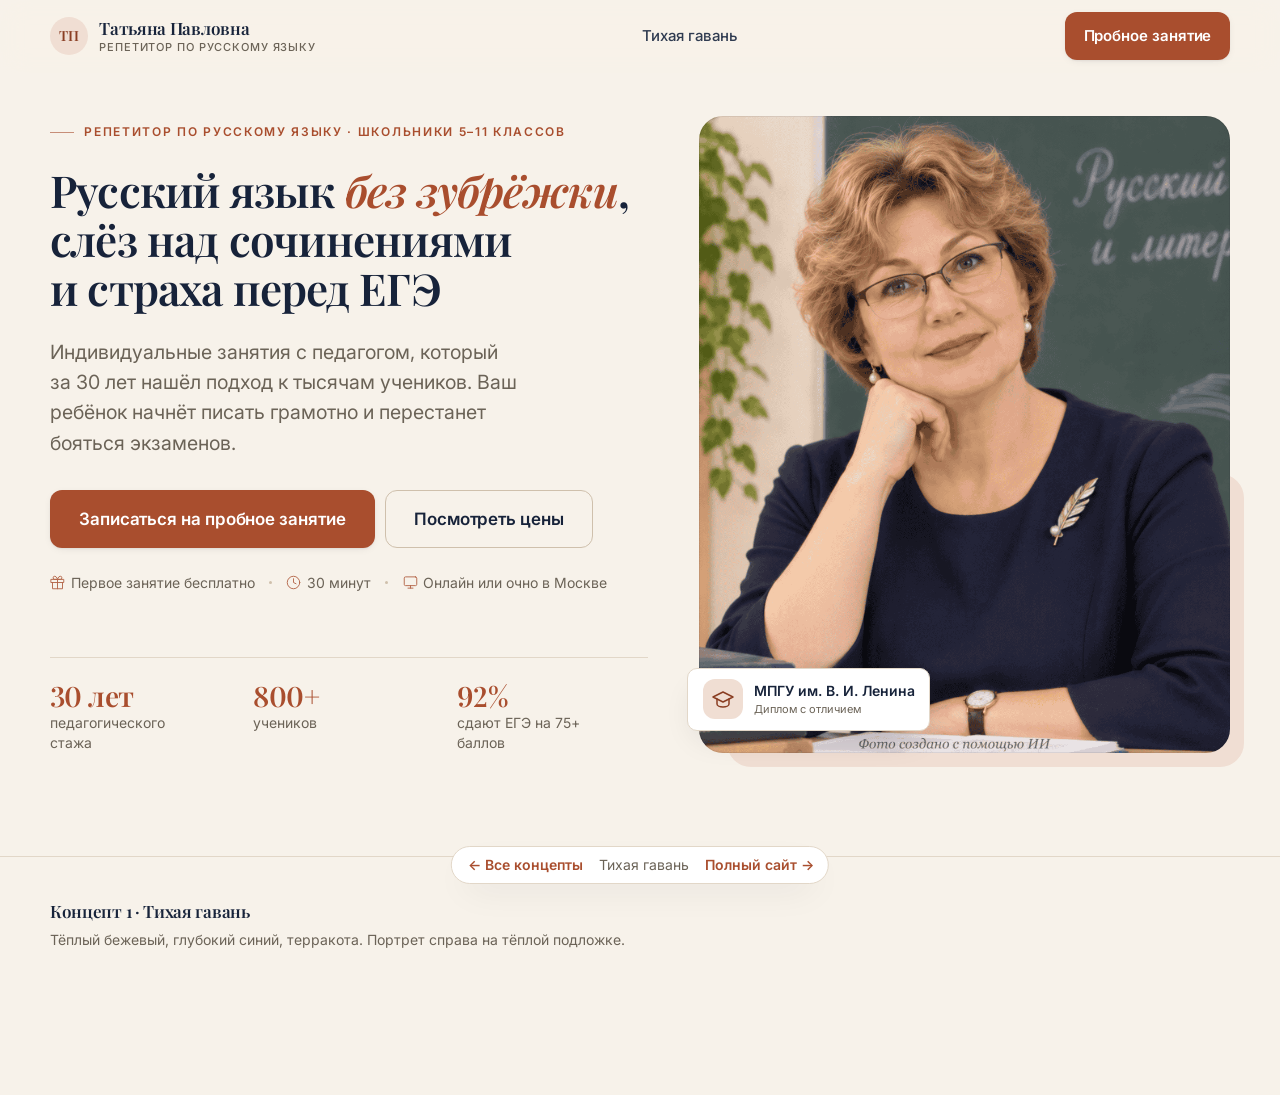
<file: concepts/hero-1.html>
<!DOCTYPE html>
<html lang="ru" data-theme="1">
<head>
  <meta charset="utf-8">
  <meta name="viewport" content="width=device-width, initial-scale=1, viewport-fit=cover">
  <title>Концепт 1 · Тихая гавань — репетитор по русскому языку</title>
  <meta name="description" content="Концепт 1 · Тихая гавань. Тёплый бежевый, глубокий синий, терракота. Портрет справа на тёплой подложке.">
  <meta name="robots" content="noindex">
  <meta name="theme-color" content="#f7f2ea">
  <link rel="icon" href="../assets/img/favicon.svg" type="image/svg+xml">

  <link rel="preconnect" href="https://fonts.googleapis.com">
  <link rel="preconnect" href="https://fonts.gstatic.com" crossorigin>
  <link href="https://fonts.googleapis.com/css2?family=Inter:wght@400;500;600;700&family=Playfair+Display:ital,wght@0,500;0,600;0,700;1,500;1,600&display=swap" rel="stylesheet">

  <link rel="stylesheet" href="../assets/css/tokens.css">
  <link rel="stylesheet" href="../assets/css/base.css">
  <link rel="stylesheet" href="../assets/css/components.css">
  <link rel="stylesheet" href="../assets/css/landing.css">
  <link rel="stylesheet" href="concepts.css">
</head>
<body class="concept-page">

<svg aria-hidden="true" focusable="false" style="position:absolute;width:0;height:0;overflow:hidden">
  <symbol id="i-gift" viewBox="0 0 24 24"><path d="M20 12v10H4V12"/><path d="M2 7h20v5H2z"/><path d="M12 22V7"/><path d="M12 7H7.5a2.5 2.5 0 0 1 0-5C11 2 12 7 12 7z"/><path d="M12 7h4.5a2.5 2.5 0 0 0 0-5C13 2 12 7 12 7z"/></symbol>
  <symbol id="i-clock" viewBox="0 0 24 24"><circle cx="12" cy="12" r="10"/><path d="M12 6v6l4 2"/></symbol>
  <symbol id="i-monitor" viewBox="0 0 24 24"><path d="M20 3H4a2 2 0 0 0-2 2v10a2 2 0 0 0 2 2h16a2 2 0 0 0 2-2V5a2 2 0 0 0-2-2z"/><path d="M8 21h8"/><path d="M12 17v4"/></symbol>
  <symbol id="i-grad-cap" viewBox="0 0 24 24"><path d="M22 10 12 5 2 10l10 5 10-5z"/><path d="M6 12v5c0 1.657 2.686 3 6 3s6-1.343 6-3v-5"/></symbol>
  <symbol id="i-phone" viewBox="0 0 24 24"><path d="M22 16.92v3a2 2 0 0 1-2.18 2 19.79 19.79 0 0 1-8.63-3.07 19.5 19.5 0 0 1-6-6A19.79 19.79 0 0 1 2.12 4.18 2 2 0 0 1 4.11 2h3a2 2 0 0 1 2 1.72c.13.96.36 1.9.7 2.81a2 2 0 0 1-.45 2.11L8.09 9.91a16 16 0 0 0 6 6l1.27-1.27a2 2 0 0 1 2.11-.45c.91.34 1.85.57 2.81.7A2 2 0 0 1 22 16.92z"/></symbol>
</svg>

<header class="site-header">
  <div class="container header__inner">
    <a class="brand" href="index.html">
      <span class="brand__mark" aria-hidden="true">ТП</span>
      <span class="brand__text">
        <span class="brand__name">Татьяна Павловна</span>
        <span class="brand__role">Репетитор по русскому языку</span>
      </span>
    </a>
    <nav class="nav" aria-label="Навигация концепта">
      <span class="nav__link">Тихая гавань</span>
    </nav>
    <div class="header__actions">
      <a class="btn btn--primary btn--sm" href="../index.html#contacts">Пробное занятие</a>
    </div>
  </div>
</header>

<main>
<section class="hero" id="top">
  <div class="container hero__grid">

    <div class="hero__content">
      <p class="eyebrow hero__eyebrow">Репетитор по русскому языку · Школьники 5–11 классов</p>

      <h1 class="hero__title">Русский язык <em>без зубрёжки</em>, слёз над сочинениями и страха перед ЕГЭ</h1>

      <p class="lead hero__lead">Индивидуальные занятия с педагогом, который за 30 лет нашёл подход к тысячам учеников. Ваш ребёнок начнёт писать грамотно и перестанет бояться экзаменов.</p>

      <div class="hero__actions">
        <a class="btn btn--primary btn--lg" href="../index.html#contacts">Записаться на пробное занятие</a>
        <a class="btn btn--ghost btn--lg" href="../index.html#prices">Посмотреть цены</a>
      </div>

      <p class="hero__micro">
        <span><svg class="icon" aria-hidden="true"><use href="#i-gift"/></svg>Первое занятие бесплатно</span>
        <span><svg class="icon" aria-hidden="true"><use href="#i-clock"/></svg>30 минут</span>
        <span><svg class="icon" aria-hidden="true"><use href="#i-monitor"/></svg>Онлайн или очно в Москве</span>
      </p>
    </div>

    <div class="hero__media">
      <figure class="hero__figure" data-photo>
        <img src="../assets/img/teacher-portrait.jpg" alt="Портрет Татьяны Павловны, преподавателя русского языка. Синтетическое изображение, не фотография реального человека" width="1402" height="1122" fetchpriority="high" decoding="async">
      </figure>

      <div class="hero__badge">
        <span class="icon-box icon-box--sm" aria-hidden="true">
          <svg class="icon"><use href="#i-grad-cap"/></svg>
        </span>
        <span class="hero__badge-text">
          <span class="hero__badge-title">МПГУ им. В. И. Ленина</span>
          <span class="hero__badge-sub">Диплом с отличием</span>
        </span>
      </div>
    </div>

    <ul class="hero__trust">
      <li class="stat">
        <span class="stat__value">30 лет</span>
        <span class="stat__label">педагогического стажа</span>
      </li>
      <li class="stat">
        <span class="stat__value">800+</span>
        <span class="stat__label">учеников</span>
      </li>
      <li class="stat">
        <span class="stat__value">92%</span>
        <span class="stat__label">сдают ЕГЭ на 75+ баллов</span>
      </li>
    </ul>

  </div>
</section>
</main>

<footer class="site-footer">
  <div class="container footer__inner">
    <div class="footer__brand">
      <span class="footer__name">Концепт 1 · Тихая гавань</span>
      <span class="footer__meta">Тёплый бежевый, глубокий синий, терракота. Портрет справа на тёплой подложке.</span>
    </div>
  </div>
</footer>

<div class="concept-bar">
  <a href="index.html">← Все концепты</a>
  <span>Тихая гавань</span>
  <a href="../index.html">Полный сайт →</a>
</div>

</body>
</html>
</file>
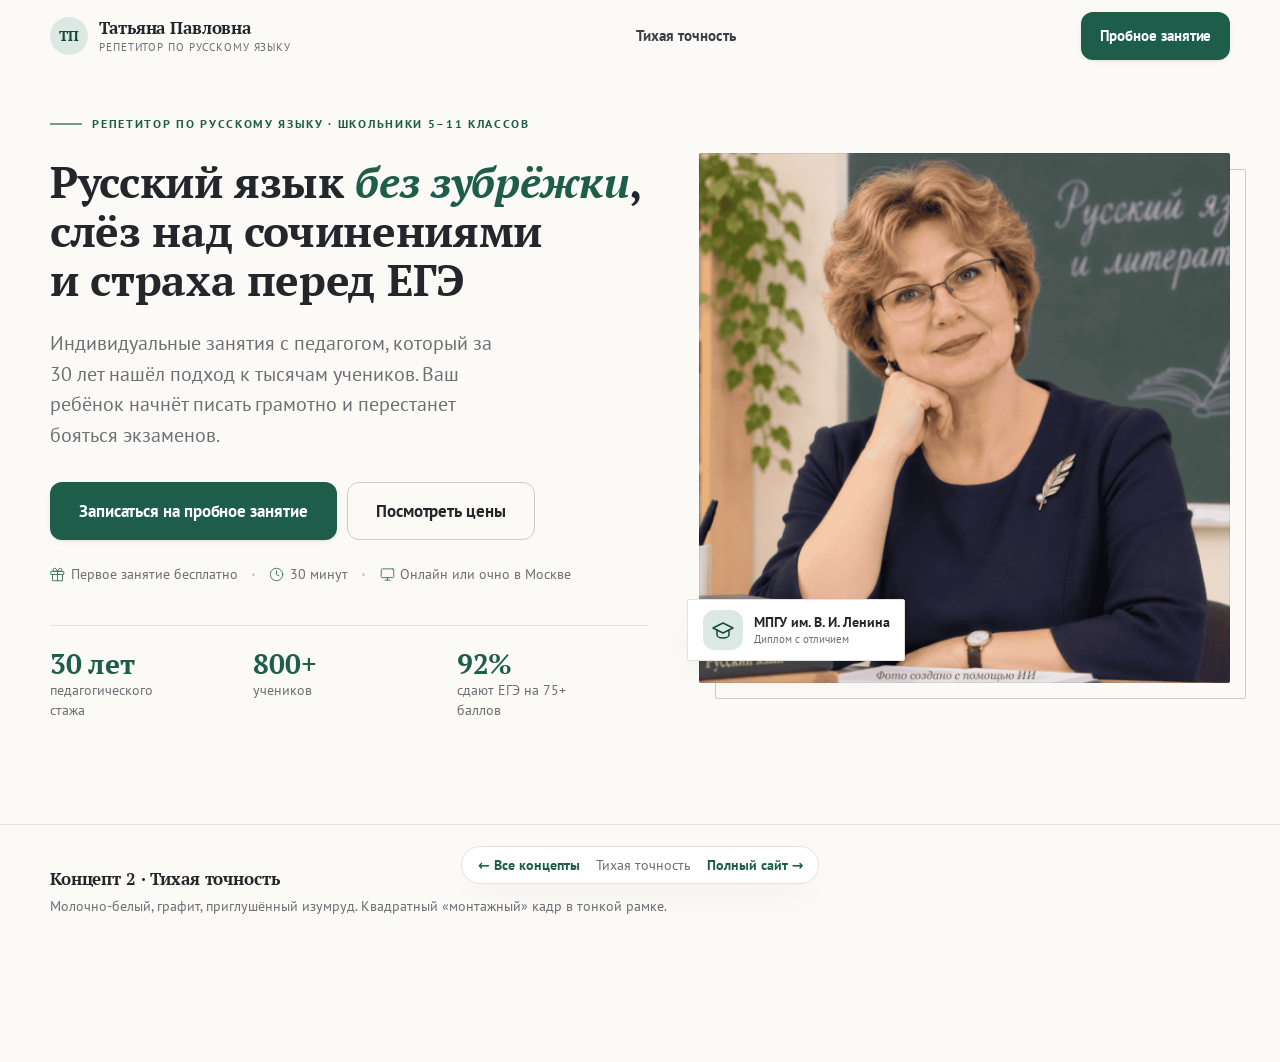
<file: concepts/hero-2.html>
<!DOCTYPE html>
<html lang="ru" data-theme="2">
<head>
  <meta charset="utf-8">
  <meta name="viewport" content="width=device-width, initial-scale=1, viewport-fit=cover">
  <title>Концепт 2 · Тихая точность — репетитор по русскому языку</title>
  <meta name="description" content="Концепт 2 · Тихая точность. Молочно-белый, графит, приглушённый изумруд. Квадратный «монтажный» кадр в тонкой рамке.">
  <meta name="robots" content="noindex">
  <meta name="theme-color" content="#f7f2ea">
  <link rel="icon" href="../assets/img/favicon.svg" type="image/svg+xml">

  <link rel="preconnect" href="https://fonts.googleapis.com">
  <link rel="preconnect" href="https://fonts.gstatic.com" crossorigin>
  <link href="https://fonts.googleapis.com/css2?family=PT+Sans:wght@400;700&family=PT+Serif:wght@400;700&display=swap" rel="stylesheet">

  <link rel="stylesheet" href="../assets/css/tokens.css">
  <link rel="stylesheet" href="../assets/css/base.css">
  <link rel="stylesheet" href="../assets/css/components.css">
  <link rel="stylesheet" href="../assets/css/landing.css">
  <link rel="stylesheet" href="concepts.css">
</head>
<body class="concept-page">

<svg aria-hidden="true" focusable="false" style="position:absolute;width:0;height:0;overflow:hidden">
  <symbol id="i-gift" viewBox="0 0 24 24"><path d="M20 12v10H4V12"/><path d="M2 7h20v5H2z"/><path d="M12 22V7"/><path d="M12 7H7.5a2.5 2.5 0 0 1 0-5C11 2 12 7 12 7z"/><path d="M12 7h4.5a2.5 2.5 0 0 0 0-5C13 2 12 7 12 7z"/></symbol>
  <symbol id="i-clock" viewBox="0 0 24 24"><circle cx="12" cy="12" r="10"/><path d="M12 6v6l4 2"/></symbol>
  <symbol id="i-monitor" viewBox="0 0 24 24"><path d="M20 3H4a2 2 0 0 0-2 2v10a2 2 0 0 0 2 2h16a2 2 0 0 0 2-2V5a2 2 0 0 0-2-2z"/><path d="M8 21h8"/><path d="M12 17v4"/></symbol>
  <symbol id="i-grad-cap" viewBox="0 0 24 24"><path d="M22 10 12 5 2 10l10 5 10-5z"/><path d="M6 12v5c0 1.657 2.686 3 6 3s6-1.343 6-3v-5"/></symbol>
  <symbol id="i-phone" viewBox="0 0 24 24"><path d="M22 16.92v3a2 2 0 0 1-2.18 2 19.79 19.79 0 0 1-8.63-3.07 19.5 19.5 0 0 1-6-6A19.79 19.79 0 0 1 2.12 4.18 2 2 0 0 1 4.11 2h3a2 2 0 0 1 2 1.72c.13.96.36 1.9.7 2.81a2 2 0 0 1-.45 2.11L8.09 9.91a16 16 0 0 0 6 6l1.27-1.27a2 2 0 0 1 2.11-.45c.91.34 1.85.57 2.81.7A2 2 0 0 1 22 16.92z"/></symbol>
</svg>

<header class="site-header">
  <div class="container header__inner">
    <a class="brand" href="index.html">
      <span class="brand__mark" aria-hidden="true">ТП</span>
      <span class="brand__text">
        <span class="brand__name">Татьяна Павловна</span>
        <span class="brand__role">Репетитор по русскому языку</span>
      </span>
    </a>
    <nav class="nav" aria-label="Навигация концепта">
      <span class="nav__link">Тихая точность</span>
    </nav>
    <div class="header__actions">
      <a class="btn btn--primary btn--sm" href="../index.html#contacts">Пробное занятие</a>
    </div>
  </div>
</header>

<main>
<section class="hero" id="top">
  <div class="container hero__grid">

    <div class="hero__content">
      <p class="eyebrow hero__eyebrow">Репетитор по русскому языку · Школьники 5–11 классов</p>

      <h1 class="hero__title">Русский язык <em>без зубрёжки</em>, слёз над сочинениями и страха перед ЕГЭ</h1>

      <p class="lead hero__lead">Индивидуальные занятия с педагогом, который за 30 лет нашёл подход к тысячам учеников. Ваш ребёнок начнёт писать грамотно и перестанет бояться экзаменов.</p>

      <div class="hero__actions">
        <a class="btn btn--primary btn--lg" href="../index.html#contacts">Записаться на пробное занятие</a>
        <a class="btn btn--ghost btn--lg" href="../index.html#prices">Посмотреть цены</a>
      </div>

      <p class="hero__micro">
        <span><svg class="icon" aria-hidden="true"><use href="#i-gift"/></svg>Первое занятие бесплатно</span>
        <span><svg class="icon" aria-hidden="true"><use href="#i-clock"/></svg>30 минут</span>
        <span><svg class="icon" aria-hidden="true"><use href="#i-monitor"/></svg>Онлайн или очно в Москве</span>
      </p>
    </div>

    <div class="hero__media">
      <figure class="hero__figure" data-photo>
        <img src="../assets/img/teacher-portrait.jpg" alt="Портрет Татьяны Павловны, преподавателя русского языка. Синтетическое изображение, не фотография реального человека" width="1402" height="1122" fetchpriority="high" decoding="async">
      </figure>

      <div class="hero__badge">
        <span class="icon-box icon-box--sm" aria-hidden="true">
          <svg class="icon"><use href="#i-grad-cap"/></svg>
        </span>
        <span class="hero__badge-text">
          <span class="hero__badge-title">МПГУ им. В. И. Ленина</span>
          <span class="hero__badge-sub">Диплом с отличием</span>
        </span>
      </div>
    </div>

    <ul class="hero__trust">
      <li class="stat">
        <span class="stat__value">30 лет</span>
        <span class="stat__label">педагогического стажа</span>
      </li>
      <li class="stat">
        <span class="stat__value">800+</span>
        <span class="stat__label">учеников</span>
      </li>
      <li class="stat">
        <span class="stat__value">92%</span>
        <span class="stat__label">сдают ЕГЭ на 75+ баллов</span>
      </li>
    </ul>

  </div>
</section>
</main>

<footer class="site-footer">
  <div class="container footer__inner">
    <div class="footer__brand">
      <span class="footer__name">Концепт 2 · Тихая точность</span>
      <span class="footer__meta">Молочно-белый, графит, приглушённый изумруд. Квадратный «монтажный» кадр в тонкой рамке.</span>
    </div>
  </div>
</footer>

<div class="concept-bar">
  <a href="index.html">← Все концепты</a>
  <span>Тихая точность</span>
  <a href="../index.html">Полный сайт →</a>
</div>

</body>
</html>
</file>
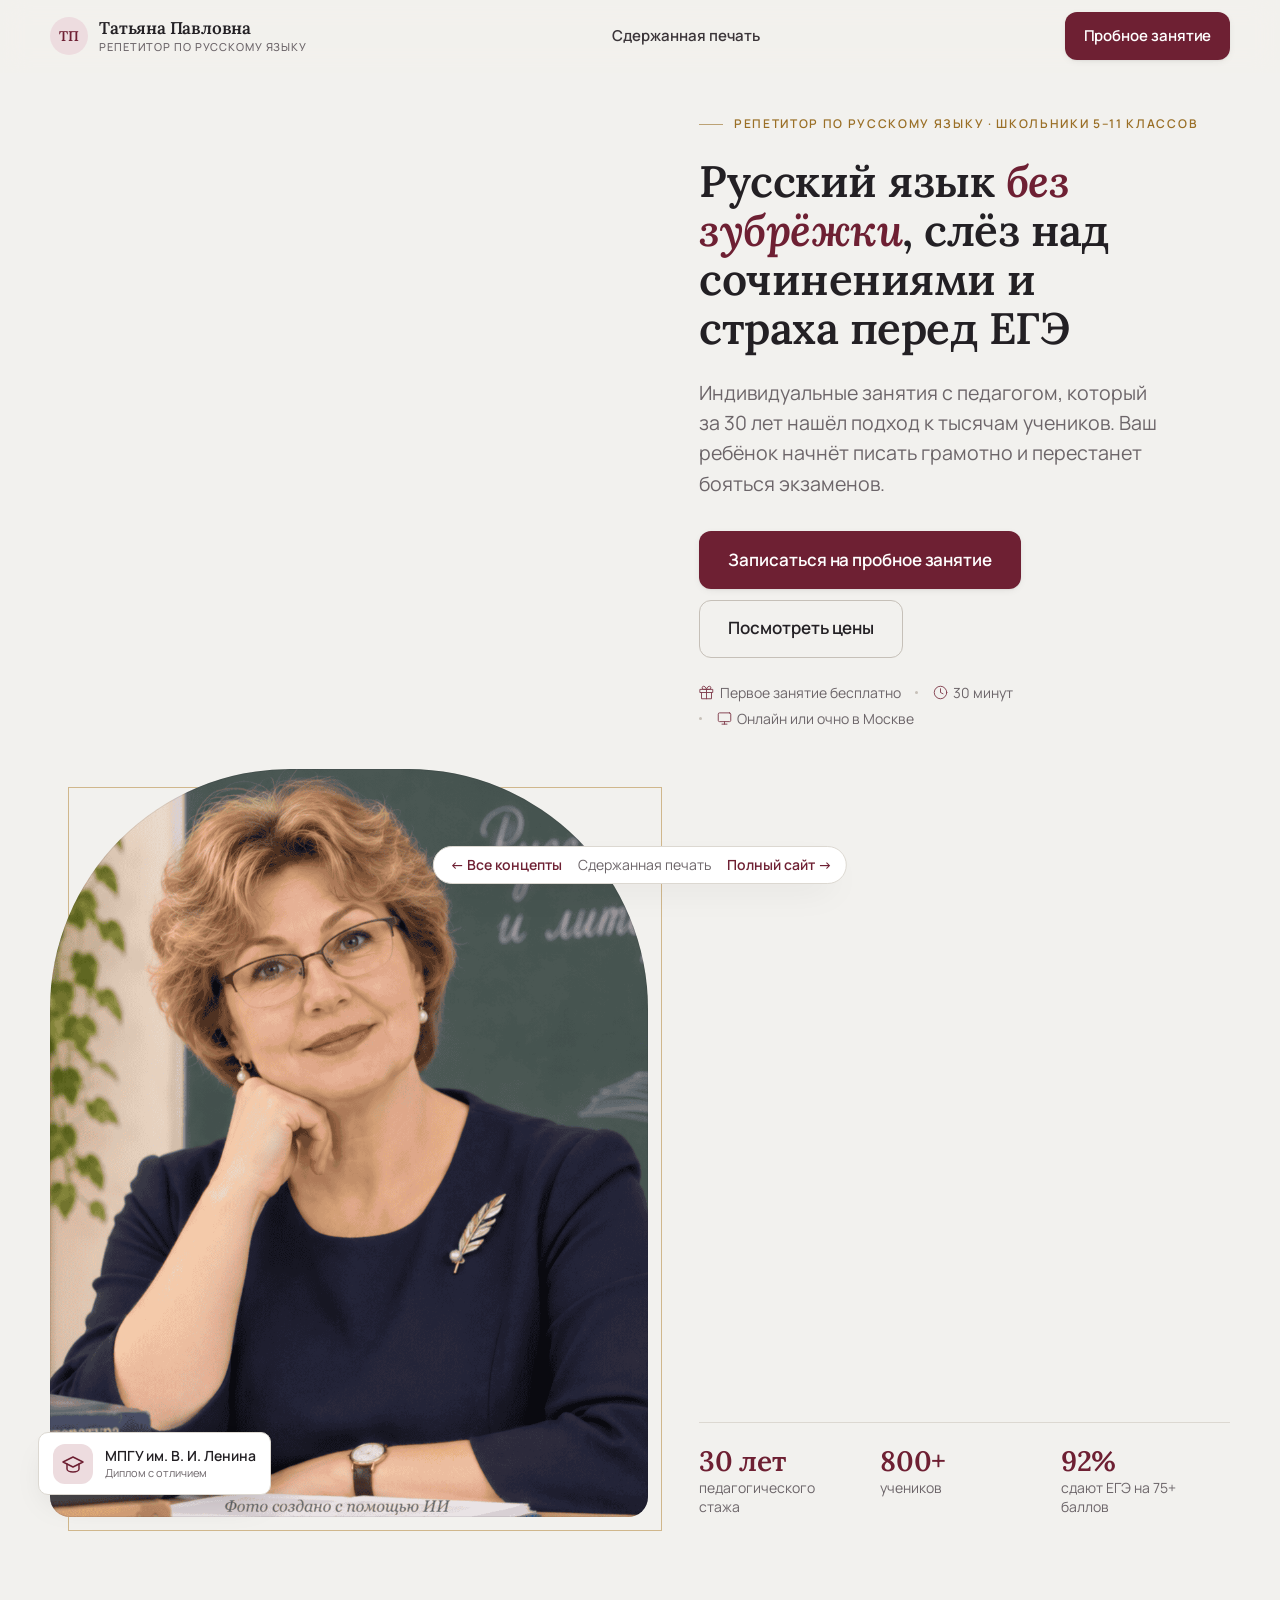
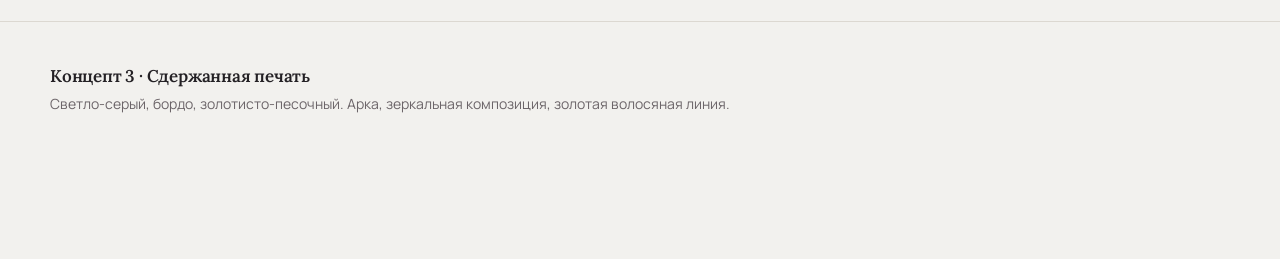
<file: concepts/hero-3.html>
<!DOCTYPE html>
<html lang="ru" data-theme="3">
<head>
  <meta charset="utf-8">
  <meta name="viewport" content="width=device-width, initial-scale=1, viewport-fit=cover">
  <title>Концепт 3 · Сдержанная печать — репетитор по русскому языку</title>
  <meta name="description" content="Концепт 3 · Сдержанная печать. Светло-серый, бордо, золотисто-песочный. Арка, зеркальная композиция, золотая волосяная линия.">
  <meta name="robots" content="noindex">
  <meta name="theme-color" content="#f7f2ea">
  <link rel="icon" href="../assets/img/favicon.svg" type="image/svg+xml">

  <link rel="preconnect" href="https://fonts.googleapis.com">
  <link rel="preconnect" href="https://fonts.gstatic.com" crossorigin>
  <link href="https://fonts.googleapis.com/css2?family=Lora:ital,wght@0,400;0,600;0,700;1,400;1,600&family=Manrope:wght@400;500;600;700&display=swap" rel="stylesheet">

  <link rel="stylesheet" href="../assets/css/tokens.css">
  <link rel="stylesheet" href="../assets/css/base.css">
  <link rel="stylesheet" href="../assets/css/components.css">
  <link rel="stylesheet" href="../assets/css/landing.css">
  <link rel="stylesheet" href="concepts.css">
</head>
<body class="concept-page">

<svg aria-hidden="true" focusable="false" style="position:absolute;width:0;height:0;overflow:hidden">
  <symbol id="i-gift" viewBox="0 0 24 24"><path d="M20 12v10H4V12"/><path d="M2 7h20v5H2z"/><path d="M12 22V7"/><path d="M12 7H7.5a2.5 2.5 0 0 1 0-5C11 2 12 7 12 7z"/><path d="M12 7h4.5a2.5 2.5 0 0 0 0-5C13 2 12 7 12 7z"/></symbol>
  <symbol id="i-clock" viewBox="0 0 24 24"><circle cx="12" cy="12" r="10"/><path d="M12 6v6l4 2"/></symbol>
  <symbol id="i-monitor" viewBox="0 0 24 24"><path d="M20 3H4a2 2 0 0 0-2 2v10a2 2 0 0 0 2 2h16a2 2 0 0 0 2-2V5a2 2 0 0 0-2-2z"/><path d="M8 21h8"/><path d="M12 17v4"/></symbol>
  <symbol id="i-grad-cap" viewBox="0 0 24 24"><path d="M22 10 12 5 2 10l10 5 10-5z"/><path d="M6 12v5c0 1.657 2.686 3 6 3s6-1.343 6-3v-5"/></symbol>
  <symbol id="i-phone" viewBox="0 0 24 24"><path d="M22 16.92v3a2 2 0 0 1-2.18 2 19.79 19.79 0 0 1-8.63-3.07 19.5 19.5 0 0 1-6-6A19.79 19.79 0 0 1 2.12 4.18 2 2 0 0 1 4.11 2h3a2 2 0 0 1 2 1.72c.13.96.36 1.9.7 2.81a2 2 0 0 1-.45 2.11L8.09 9.91a16 16 0 0 0 6 6l1.27-1.27a2 2 0 0 1 2.11-.45c.91.34 1.85.57 2.81.7A2 2 0 0 1 22 16.92z"/></symbol>
</svg>

<header class="site-header">
  <div class="container header__inner">
    <a class="brand" href="index.html">
      <span class="brand__mark" aria-hidden="true">ТП</span>
      <span class="brand__text">
        <span class="brand__name">Татьяна Павловна</span>
        <span class="brand__role">Репетитор по русскому языку</span>
      </span>
    </a>
    <nav class="nav" aria-label="Навигация концепта">
      <span class="nav__link">Сдержанная печать</span>
    </nav>
    <div class="header__actions">
      <a class="btn btn--primary btn--sm" href="../index.html#contacts">Пробное занятие</a>
    </div>
  </div>
</header>

<main>
<section class="hero" id="top">
  <div class="container hero__grid">

    <div class="hero__content">
      <p class="eyebrow hero__eyebrow">Репетитор по русскому языку · Школьники 5–11 классов</p>

      <h1 class="hero__title">Русский язык <em>без зубрёжки</em>, слёз над сочинениями и страха перед ЕГЭ</h1>

      <p class="lead hero__lead">Индивидуальные занятия с педагогом, который за 30 лет нашёл подход к тысячам учеников. Ваш ребёнок начнёт писать грамотно и перестанет бояться экзаменов.</p>

      <div class="hero__actions">
        <a class="btn btn--primary btn--lg" href="../index.html#contacts">Записаться на пробное занятие</a>
        <a class="btn btn--ghost btn--lg" href="../index.html#prices">Посмотреть цены</a>
      </div>

      <p class="hero__micro">
        <span><svg class="icon" aria-hidden="true"><use href="#i-gift"/></svg>Первое занятие бесплатно</span>
        <span><svg class="icon" aria-hidden="true"><use href="#i-clock"/></svg>30 минут</span>
        <span><svg class="icon" aria-hidden="true"><use href="#i-monitor"/></svg>Онлайн или очно в Москве</span>
      </p>
    </div>

    <div class="hero__media">
      <figure class="hero__figure" data-photo>
        <img src="../assets/img/teacher-portrait.jpg" alt="Портрет Татьяны Павловны, преподавателя русского языка. Синтетическое изображение, не фотография реального человека" width="1402" height="1122" fetchpriority="high" decoding="async">
      </figure>

      <div class="hero__badge">
        <span class="icon-box icon-box--sm" aria-hidden="true">
          <svg class="icon"><use href="#i-grad-cap"/></svg>
        </span>
        <span class="hero__badge-text">
          <span class="hero__badge-title">МПГУ им. В. И. Ленина</span>
          <span class="hero__badge-sub">Диплом с отличием</span>
        </span>
      </div>
    </div>

    <ul class="hero__trust">
      <li class="stat">
        <span class="stat__value">30 лет</span>
        <span class="stat__label">педагогического стажа</span>
      </li>
      <li class="stat">
        <span class="stat__value">800+</span>
        <span class="stat__label">учеников</span>
      </li>
      <li class="stat">
        <span class="stat__value">92%</span>
        <span class="stat__label">сдают ЕГЭ на 75+ баллов</span>
      </li>
    </ul>

  </div>
</section>
</main>

<footer class="site-footer">
  <div class="container footer__inner">
    <div class="footer__brand">
      <span class="footer__name">Концепт 3 · Сдержанная печать</span>
      <span class="footer__meta">Светло-серый, бордо, золотисто-песочный. Арка, зеркальная композиция, золотая волосяная линия.</span>
    </div>
  </div>
</footer>

<div class="concept-bar">
  <a href="index.html">← Все концепты</a>
  <span>Сдержанная печать</span>
  <a href="../index.html">Полный сайт →</a>
</div>

</body>
</html>
</file>
<file: assets/css/tokens.css>
/* ==========================================================================
   tokens.css — дизайн-токены
   Палитра переключается атрибутом на <html data-theme="1|2|3">.
   Всё остальное (размеры, отступы, радиусы) общее для всех тем.
   ========================================================================== */

:root {
  /* ---------- Типографика: текучие размеры 360px → 1440px ---------- */
  --fs-display: clamp(2rem, 1.44rem + 2.5vw, 2.75rem);      /* 32 → 44 */
  --fs-h2: clamp(1.625rem, 1.25rem + 1.67vw, 2.375rem);     /* 26 → 38 */
  --fs-h3: clamp(1.125rem, 1.04rem + 0.37vw, 1.3125rem);    /* 18 → 21 */
  --fs-lead: clamp(1.0625rem, 1rem + 0.28vw, 1.25rem);      /* 17 → 20 */
  --fs-body: clamp(1rem, 0.98rem + 0.09vw, 1.0625rem);      /* 16 → 17 */
  --fs-sm: 0.9375rem;                                       /* 15 */
  --fs-xs: 0.875rem;                                        /* 14 */
  --fs-2xs: 0.75rem;                                        /* 12 */
  --fs-eyebrow: 0.75rem;                                    /* 12 */
  --fs-stat: clamp(2.125rem, 1.79rem + 1.48vw, 3rem);       /* 34 → 48 */
  --fs-price: clamp(1.75rem, 1.51rem + 1.07vw, 2.25rem);    /* 28 → 36 */
  --fs-quote: clamp(1.1875rem, 1.1rem + 0.4vw, 1.375rem);   /* 19 → 22 */

  /* ---------- Интерлиньяж ---------- */
  --lh-display: 1.12;
  --lh-tight: 1.24;
  --lh-snug: 1.45;
  --lh-body: 1.65;

  /* ---------- Насыщенность ---------- */
  --fw-regular: 400;
  --fw-medium: 500;
  --fw-semibold: 600;
  --fw-bold: 700;

  /* ---------- Шкала отступов, шаг 4px ---------- */
  --space-1: 0.25rem;
  --space-2: 0.5rem;
  --space-3: 0.75rem;
  --space-4: 1rem;
  --space-5: 1.5rem;
  --space-6: 2rem;
  --space-7: 2.5rem;
  --space-8: 3rem;
  --space-9: 4rem;
  --space-10: 6rem;
  --space-11: 8rem;

  /* ---------- Ритм макета ---------- */
  --container: 1180px;
  --measure: 66ch;
  --measure-narrow: 52ch;
  --gutter: clamp(1.25rem, 0.83rem + 1.85vw, 2.5rem);        /* 20 → 40 */
  --section-y: clamp(3.5rem, 2.33rem + 5.19vw, 7rem);        /* 56 → 112 */
  --section-y-sm: clamp(2.75rem, 2.03rem + 3.2vw, 4.75rem);  /* 44 → 76 */
  --header-h: 64px;

  /* ---------- Радиусы ---------- */
  --r-xs: 4px;
  --r-sm: 8px;
  --r-md: 10px;
  --r-btn: 12px;
  --r-lg: 16px;
  --r-xl: 24px;
  --r-pill: 999px;

  /* ---------- Движение ---------- */
  --ease: cubic-bezier(0.22, 0.61, 0.36, 1);
  --dur-1: 0.18s;
  --dur-2: 0.3s;
  --dur-3: 0.6s;
  --reveal-delay: 0ms;

  /* ---------- Границы ---------- */
  --bw: 1px;
}

/* ==========================================================================
   ТЕМА 1 — «Тихая гавань»
   тёплый бежевый + глубокий синий + терракота
   ========================================================================== */
:root,
[data-theme="1"] {
  color-scheme: light;

  --font-display: "Playfair Display", "PT Serif", Georgia, "Times New Roman", serif;
  --font-text: "Inter", system-ui, -apple-system, "Segoe UI", Roboto, Arial, sans-serif;

  --display-weight: 600;
  --display-ls: -0.018em;
  --nav-weight: 500;

  --bg: #f7f2ea;
  --bg-soft: #f1e9dd;
  --bg-tint: #ece0d0;
  --surface: #ffffff;
  --surface-alt: #fbf8f2;

  --ink: #17233a;
  --ink-2: #2f3b50;
  --muted: #6b6357;

  --line: #e2d7c8;
  --line-strong: #cfc0ac;

  --accent: #a94e2e;
  --accent-hover: #8f3f24;
  --accent-active: #7a351d;
  --accent-ink: #ffffff;
  --accent-soft: #f0ded3;
  --accent-soft-ink: #8a3e23;
  --accent-line: #d9b6a3;

  --dark: #17233a;
  --dark-2: #1d2c47;
  --dark-ink: #f7f2ea;
  --dark-muted: #a9a294;
  --dark-line: rgba(247, 242, 234, 0.16);
  --dark-accent: #d9a05f;
  --dark-accent-soft: rgba(217, 160, 95, 0.14);

  --gold: #b98a4b;
  --gold-ink: #96682f;
  --focus: #a94e2e;

  --shadow-xs: 0 1px 2px rgba(20, 28, 44, 0.05);
  --shadow-sm: 0 2px 10px -3px rgba(20, 28, 44, 0.12), 0 1px 2px rgba(20, 28, 44, 0.05);
  --shadow-md: 0 14px 36px -16px rgba(20, 28, 44, 0.24);
  --shadow-lg: 0 34px 84px -26px rgba(12, 19, 32, 0.42);
  --scrim: rgba(18, 25, 39, 0.74);
}

/* ==========================================================================
   ТЕМА 2 — «Тихая точность»
   молочно-белый + графит + приглушённый изумруд
   PT Serif / PT Sans — гарнитуры, нарисованные под кириллицу
   ========================================================================== */
[data-theme="2"] {
  color-scheme: light;

  --font-display: "PT Serif", "Lora", Georgia, "Times New Roman", serif;
  --font-text: "PT Sans", "Inter", system-ui, -apple-system, "Segoe UI", Arial, sans-serif;

  --display-weight: 700;
  --display-ls: -0.008em;
  --nav-weight: 700;

  --bg: #fbfaf7;
  --bg-soft: #f3f2ee;
  --bg-tint: #eae9e3;
  --surface: #ffffff;
  --surface-alt: #f8f8f5;

  --ink: #23262a;
  --ink-2: #3a3f45;
  --muted: #6c6f73;

  --line: #e3e2dd;
  --line-strong: #cdcdc6;

  --accent: #1f5d4b;
  --accent-hover: #17493b;
  --accent-active: #113a2e;
  --accent-ink: #ffffff;
  --accent-soft: #dce8e3;
  --accent-soft-ink: #17493b;
  --accent-line: #b7cfc5;

  --dark: #1e2422;
  --dark-2: #252d2a;
  --dark-ink: #f4f6f3;
  --dark-muted: #a7b0ab;
  --dark-line: rgba(244, 246, 243, 0.15);
  --dark-accent: #8fc7ae;
  --dark-accent-soft: rgba(143, 199, 174, 0.14);

  --gold: #b08d4f;
  --gold-ink: #8a6a30;
  --focus: #1f5d4b;

  --shadow-xs: 0 1px 2px rgba(24, 28, 26, 0.05);
  --shadow-sm: 0 2px 10px -3px rgba(24, 28, 26, 0.11), 0 1px 2px rgba(24, 28, 26, 0.05);
  --shadow-md: 0 14px 36px -16px rgba(24, 28, 26, 0.2);
  --shadow-lg: 0 34px 84px -26px rgba(14, 18, 16, 0.38);
  --scrim: rgba(20, 26, 24, 0.74);
}

/* ==========================================================================
   ТЕМА 3 — «Сдержанная печать»
   светло-серый + бордо + золотисто-песочный
   ========================================================================== */
[data-theme="3"] {
  color-scheme: light;

  --font-display: "Lora", "PT Serif", Georgia, "Times New Roman", serif;
  --font-text: "Manrope", "Inter", system-ui, -apple-system, "Segoe UI", Arial, sans-serif;

  --display-weight: 600;
  --display-ls: -0.012em;
  --nav-weight: 600;

  --bg: #f2f1ee;
  --bg-soft: #e9e7e2;
  --bg-tint: #dfdcd6;
  --surface: #ffffff;
  --surface-alt: #faf9f7;

  --ink: #232024;
  --ink-2: #3b3539;
  --muted: #6c6569;

  --line: #dcd8d1;
  --line-strong: #c6c0b8;

  --accent: #6e2033;
  --accent-hover: #571826;
  --accent-active: #45121d;
  --accent-ink: #ffffff;
  --accent-soft: #eddcdf;
  --accent-soft-ink: #6e2033;
  --accent-line: #d3b3b9;

  --dark: #2a2226;
  --dark-2: #332a2e;
  --dark-ink: #f6f1ef;
  --dark-muted: #b3a6a9;
  --dark-line: rgba(246, 241, 239, 0.15);
  --dark-accent: #d6b06a;
  --dark-accent-soft: rgba(214, 176, 106, 0.14);

  --gold: #b4893c;
  --gold-ink: #9a6f26;
  --focus: #6e2033;

  --shadow-xs: 0 1px 2px rgba(36, 30, 33, 0.05);
  --shadow-sm: 0 2px 10px -3px rgba(36, 30, 33, 0.12), 0 1px 2px rgba(36, 30, 33, 0.05);
  --shadow-md: 0 14px 36px -16px rgba(36, 30, 33, 0.22);
  --shadow-lg: 0 34px 84px -26px rgba(20, 15, 18, 0.4);
  --scrim: rgba(28, 23, 26, 0.76);
}
</file>
<file: assets/css/base.css>
/* ==========================================================================
   base.css — reset, типографика, каркас страницы, шапка, меню, подвал
   ========================================================================== */

/* ---------- Reset ---------- */
*,
*::before,
*::after {
  box-sizing: border-box;
}

* {
  margin: 0;
}

html {
  -webkit-text-size-adjust: 100%;
  text-size-adjust: 100%;
  scroll-behavior: smooth;
}

body {
  min-height: 100vh;
  font-family: var(--font-text);
  font-size: var(--fs-body);
  line-height: var(--lh-body);
  font-weight: var(--fw-regular);
  color: var(--ink);
  background-color: var(--bg);
  -webkit-font-smoothing: antialiased;
  -moz-osx-font-smoothing: grayscale;
  font-synthesis-weight: none;
  overflow-wrap: break-word;
  overflow-x: clip;
}

img,
svg,
video,
iframe {
  display: block;
  max-width: 100%;
}

img {
  height: auto;
}

input,
button,
textarea,
select {
  font: inherit;
  color: inherit;
}

button {
  background: none;
  border: 0;
  padding: 0;
  cursor: pointer;
}

a {
  color: inherit;
  text-decoration: none;
}

ul,
ol {
  list-style: none;
  padding: 0;
}

table {
  border-collapse: collapse;
}

code {
  font-family: ui-monospace, "Cascadia Mono", Consolas, "Liberation Mono", monospace;
  font-size: 0.875em;
  padding: 0.1em 0.35em;
  border-radius: 4px;
  background-color: var(--bg-tint);
  color: var(--ink);
  overflow-wrap: anywhere;
}

:focus-visible {
  outline: 2px solid var(--focus);
  outline-offset: 3px;
  border-radius: 2px;
}

::selection {
  background: var(--accent);
  color: var(--accent-ink);
}

/* ---------- Типографика ---------- */
h1,
h2,
h3,
h4 {
  font-family: var(--font-display);
  font-weight: var(--display-weight);
  line-height: var(--lh-tight);
  letter-spacing: var(--display-ls);
  text-wrap: balance;
}

h1 {
  font-size: var(--fs-display);
  line-height: var(--lh-display);
}

h2 {
  font-size: var(--fs-h2);
}

h3 {
  font-size: var(--fs-h3);
  font-family: var(--font-text);
  font-weight: var(--fw-semibold);
  line-height: 1.35;
  letter-spacing: -0.005em;
}

p {
  text-wrap: pretty;
}

strong,
b {
  font-weight: var(--fw-semibold);
}

/* ---------- Примитивы макета ---------- */
.container {
  width: 100%;
  max-width: calc(var(--container) + var(--gutter) * 2);
  margin-inline: auto;
  padding-inline: var(--gutter);
}

.section {
  padding-block: var(--section-y);
}

.section--tight {
  padding-block: var(--section-y-sm);
}

.section--soft {
  background-color: var(--bg-soft);
}

.section[id] {
  scroll-margin-top: calc(var(--header-h) + 12px);
}

.section--dark {
  background-color: var(--dark);
  color: var(--dark-ink);

  --ink: var(--dark-ink);
  --ink-2: var(--dark-ink);
  --muted: var(--dark-muted);
  --line: var(--dark-line);
  --line-strong: var(--dark-line);
  --accent: var(--dark-accent);
  --accent-ink: var(--dark);
  --accent-soft: var(--dark-accent-soft);
  --accent-soft-ink: var(--dark-accent);
  --accent-line: var(--dark-line);
  --surface: rgba(255, 255, 255, 0.045);
  --surface-alt: rgba(255, 255, 255, 0.03);
  --shadow-sm: none;
  --shadow-md: none;
}

/* ---------- Заголовок секции ---------- */
.section-head {
  display: grid;
  grid-template-columns: minmax(0, 1fr);
  gap: var(--space-3);
  max-width: 46rem;
  margin-bottom: clamp(2rem, 1.4rem + 2.4vw, 3.25rem);
}

.section-head--wide {
  max-width: 60rem;
}

.section-head--center {
  justify-items: center;
  text-align: center;
  margin-inline: auto;
}

.eyebrow {
  display: inline-flex;
  align-items: center;
  gap: 0.65rem;
  font-family: var(--font-text);
  font-size: var(--fs-eyebrow);
  font-weight: var(--fw-semibold);
  letter-spacing: 0.14em;
  text-transform: uppercase;
  color: var(--accent);
  line-height: 1.4;
}

.eyebrow::before {
  content: "";
  flex: none;
  width: 1.5rem;
  height: 1px;
  background-color: currentColor;
  opacity: 0.6;
}

.eyebrow--plain::before {
  display: none;
}

.lead {
  font-size: var(--fs-lead);
  line-height: 1.55;
  color: var(--muted);
  max-width: var(--measure);
  text-wrap: pretty;
}

.muted {
  color: var(--muted);
}

.small {
  font-size: var(--fs-sm);
}

/* ---------- Утилиты ---------- */
.visually-hidden {
  position: absolute !important;
  width: 1px;
  height: 1px;
  padding: 0;
  margin: -1px;
  overflow: hidden;
  clip: rect(0 0 0 0);
  clip-path: inset(50%);
  white-space: nowrap;
  border: 0;
}

.skip-link {
  position: fixed;
  top: 0.75rem;
  left: 0.75rem;
  z-index: 100;
  padding: 0.75rem 1.25rem;
  border-radius: var(--r-btn);
  background-color: var(--accent);
  color: var(--accent-ink);
  font-weight: var(--fw-semibold);
  transform: translateY(-200%);
  transition: transform var(--dur-1) var(--ease);
}

.skip-link:focus-visible {
  transform: translateY(0);
}

/* ---------- Шапка ---------- */
.site-header {
  position: sticky;
  top: 0;
  z-index: 50;
  background-color: var(--bg);
  border-bottom: 1px solid transparent;
  transition: border-color var(--dur-2) var(--ease), box-shadow var(--dur-2) var(--ease);
}

.site-header {
  background-color: color-mix(in srgb, var(--bg) 84%, transparent);
  -webkit-backdrop-filter: blur(14px) saturate(160%);
  backdrop-filter: blur(14px) saturate(160%);
}

.site-header.is-scrolled {
  border-bottom-color: var(--line);
  box-shadow: var(--shadow-xs);
}

.header__inner {
  display: flex;
  align-items: center;
  justify-content: space-between;
  gap: var(--space-4);
  min-height: var(--header-h);
}

/* Логотип */
.brand {
  display: inline-flex;
  align-items: center;
  gap: 0.7rem;
  min-width: 0;
  border-radius: var(--r-sm);
}

.brand__mark {
  display: grid;
  place-items: center;
  flex: none;
  width: 38px;
  height: 38px;
  border-radius: 50%;
  background-color: var(--accent-soft);
  color: var(--accent-soft-ink);
  font-family: var(--font-display);
  font-size: 0.875rem;
  font-weight: 600;
  letter-spacing: 0.02em;
  line-height: 1;
}

.brand__text {
  display: grid;
  gap: 1px;
  min-width: 0;
}

.brand__name {
  font-family: var(--font-display);
  font-size: 1.0625rem;
  font-weight: var(--display-weight);
  line-height: 1.2;
  letter-spacing: var(--display-ls);
  white-space: nowrap;
}

.brand__role {
  font-size: 0.6875rem;
  font-weight: 500;
  letter-spacing: 0.08em;
  text-transform: uppercase;
  color: var(--muted);
  line-height: 1.3;
  white-space: nowrap;
}

@media (max-width: 639px) {
  .header__inner {
    flex-wrap: wrap;
    row-gap: 0.5rem;
    align-items: center;
  }

  .brand {
    flex: 1 1 auto;
    min-width: 0;
  }

  .header__actions {
    order: 3;
    width: 100%;
    justify-content: flex-end;
    gap: 0.5rem;
  }

  .header__cta {
    flex: 0 0 auto;
    display: inline-flex;
  }
}

@media (max-width: 479px) {
  .brand__role {
    display: none;
  }

  .header__inner {
    gap: 0.5rem;
  }

  .header__actions {
    gap: 0.4rem;
  }

  .header__cta {
    padding: 0.45rem 0.8rem;
    font-size: var(--fs-xs);
    white-space: nowrap;
  }
}

/* Навигация */
.nav {
  display: none;
}

.nav__link {
  position: relative;
  display: inline-block;
  padding-block: 0.4rem;
  font-size: var(--fs-sm);
  font-weight: var(--nav-weight);
  color: var(--ink-2);
  white-space: nowrap;
}

.nav__link::after {
  content: "";
  position: absolute;
  left: 0;
  right: 0;
  bottom: 0;
  height: 1px;
  background-color: var(--accent);
  transform: scaleX(0);
  transform-origin: left center;
  transition: transform var(--dur-2) var(--ease);
}

.nav__link:hover::after,
.nav__link:focus-visible::after {
  transform: scaleX(1);
}

.header__actions {
  display: flex;
  align-items: center;
  gap: 0.75rem;
}

.header__cta {
  display: none;
}

.burger {
  position: relative;
  display: inline-flex;
  align-items: center;
  justify-content: center;
  width: 44px;
  height: 44px;
  border: 1px solid var(--line);
  border-radius: var(--r-md);
  background-color: transparent;
  color: var(--ink);
  transition: border-color var(--dur-1) var(--ease), background-color var(--dur-1) var(--ease);
}

.burger:hover {
  border-color: var(--line-strong);
  background-color: var(--surface);
}

.burger__box {
  position: relative;
  width: 20px;
  height: 13px;
}

.burger__box span {
  position: absolute;
  left: 0;
  width: 100%;
  height: 1.5px;
  border-radius: 2px;
  background-color: currentColor;
  transition: transform var(--dur-2) var(--ease), opacity var(--dur-1) var(--ease);
}

.burger__box span:nth-child(1) {
  top: 0;
}

.burger__box span:nth-child(2) {
  top: 5.75px;
}

.burger__box span:nth-child(3) {
  top: 11.5px;
}

.burger[aria-expanded="true"] .burger__box span:nth-child(1) {
  transform: translateY(5.75px) rotate(45deg);
}

.burger[aria-expanded="true"] .burger__box span:nth-child(2) {
  opacity: 0;
}

.burger[aria-expanded="true"] .burger__box span:nth-child(3) {
  transform: translateY(-5.75px) rotate(-45deg);
}

@media (min-width: 1024px) {
  :root {
    --header-h: 72px;
  }

  .nav {
    display: flex;
    align-items: center;
    gap: clamp(1.1rem, 1.9vw, 2.1rem);
  }

  .header__cta {
    display: inline-flex;
  }

  .burger {
    display: none;
  }
}

/* ---------- Мобильное меню ---------- */
.menu {
  position: fixed;
  inset: 0;
  z-index: 45;
  display: flex;
  flex-direction: column;
  justify-content: space-between;
  gap: var(--space-6);
  padding: calc(var(--header-h) + 1.75rem) var(--gutter) calc(1.5rem + env(safe-area-inset-bottom));
  background-color: var(--bg);
  overflow-y: auto;
  overscroll-behavior: contain;
  visibility: hidden;
  opacity: 0;
  transform: translateY(-10px);
  transition: opacity var(--dur-2) var(--ease), transform var(--dur-2) var(--ease),
    visibility 0s linear var(--dur-2);
}

.menu.is-open {
  visibility: visible;
  opacity: 1;
  transform: none;
  transition-delay: 0s;
}

.menu__nav {
  display: grid;
  gap: 0.15rem;
}

.menu__link {
  display: flex;
  align-items: baseline;
  gap: 0.9rem;
  padding-block: 0.8rem;
  border-bottom: 1px solid var(--line);
  font-family: var(--font-display);
  font-size: clamp(1.5rem, 1.15rem + 1.6vw, 2rem);
  font-weight: var(--display-weight);
  letter-spacing: var(--display-ls);
  line-height: 1.25;
}

.menu__num {
  font-family: var(--font-text);
  font-size: 0.6875rem;
  font-weight: 600;
  letter-spacing: 0.12em;
  color: var(--accent);
}

.menu__foot {
  display: grid;
  gap: 0.85rem;
}

.menu__phone {
  display: inline-flex;
  align-items: center;
  justify-content: center;
  gap: 0.5rem;
  min-height: 48px;
  font-size: var(--fs-sm);
  font-weight: var(--fw-medium);
  color: var(--muted);
}

@media (min-width: 1024px) {
  .menu {
    display: none;
  }
}

body.menu-open,
body.scroll-lock {
  overflow: hidden;
}

/* ---------- Липкая полоса CTA (мобайл) ---------- */
.cta-bar {
  position: fixed;
  left: 0;
  right: 0;
  bottom: 0;
  z-index: 40;
  display: flex;
  align-items: center;
  gap: 0.7rem;
  padding: 0.7rem var(--gutter) calc(0.7rem + env(safe-area-inset-bottom));
  background-color: var(--bg);
  background-color: color-mix(in srgb, var(--bg) 92%, transparent);
  -webkit-backdrop-filter: blur(16px) saturate(160%);
  backdrop-filter: blur(16px) saturate(160%);
  border-top: 1px solid var(--line);
  transform: translateY(115%);
  transition: transform var(--dur-2) var(--ease);
  will-change: transform;
}

.cta-bar.is-visible {
  transform: none;
}

.cta-bar__btn {
  flex: 1 1 auto;
}

.cta-bar__call {
  display: grid;
  place-items: center;
  flex: none;
  width: 52px;
  height: 52px;
  border: 1px solid var(--line-strong);
  border-radius: var(--r-btn);
  color: var(--ink);
  transition: background-color var(--dur-1) var(--ease), border-color var(--dur-1) var(--ease);
}

.cta-bar__call:hover {
  background-color: var(--surface);
  border-color: var(--accent);
  color: var(--accent);
}

@media (min-width: 1024px) {
  .cta-bar {
    display: none;
  }
}

/* ---------- Подвал ---------- */
.site-footer {
  padding-block: var(--space-7) calc(var(--space-7) + env(safe-area-inset-bottom));
  border-top: 1px solid var(--line);
  background-color: var(--bg);
}

.footer__inner {
  display: flex;
  flex-wrap: wrap;
  align-items: center;
  justify-content: space-between;
  gap: var(--space-4) var(--space-6);
}

.footer__brand {
  display: grid;
  gap: 0.15rem;
}

.footer__name {
  font-family: var(--font-display);
  font-size: 1.0625rem;
  font-weight: var(--display-weight);
  letter-spacing: var(--display-ls);
}

.footer__meta {
  font-size: var(--fs-xs);
  color: var(--muted);
}

.footer__links {
  display: flex;
  flex-wrap: wrap;
  gap: 0.5rem 1.25rem;
  font-size: var(--fs-xs);
  color: var(--muted);
}

.footer__links a:hover {
  color: var(--accent);
}

/* ---------- Появление при скролле ---------- */
.js .reveal {
  opacity: 0;
  transform: translateY(18px);
  transition: opacity 0.7s var(--ease), transform 0.7s var(--ease);
  transition-delay: var(--reveal-delay, 0s);
}

.js .reveal.is-in {
  opacity: 1;
  transform: none;
}

/* ---------- Служебная плашка (для временных материалов) ---------- */
.demo-note {
  display: flex;
  align-items: flex-start;
  gap: 0.6rem;
  padding: 0.7rem 1rem;
  border: 1px dashed var(--line-strong);
  border-radius: var(--r-md);
  font-size: var(--fs-xs);
  line-height: 1.5;
  color: var(--muted);
  background-color: var(--surface-alt);
}

/* ---------- Дисклеймер в подвале ---------- */
.footer__disclaimer {
  flex-basis: 100%;
  margin-block-start: var(--space-4);
  text-align: center;
  font-size: var(--fs-xs);
  line-height: 1.5;
  color: var(--muted);
}

/* ---------- Reduce motion ---------- */
@media (prefers-reduced-motion: reduce) {
  html {
    scroll-behavior: auto;
  }

  *,
  *::before,
  *::after {
    animation-duration: 0.01ms !important;
    animation-iteration-count: 1 !important;
    transition-duration: 0.01ms !important;
    scroll-behavior: auto !important;
  }

  .js .reveal {
    opacity: 1;
    transform: none;
  }
}
</file>
<file: assets/css/components.css>
/* ==========================================================================
   components.css — переиспользуемые элементы интерфейса
   ========================================================================== */

/* ---------- Иконки ---------- */
.icon {
  display: inline-block;
  flex: none;
  width: 24px;
  height: 24px;
  fill: none;
  stroke: currentColor;
  stroke-width: 1.5;
  stroke-linecap: round;
  stroke-linejoin: round;
  vertical-align: middle;
}

.icon--sm {
  width: 18px;
  height: 18px;
}

.icon--lg {
  width: 28px;
  height: 28px;
}

.icon-box {
  display: grid;
  place-items: center;
  flex: none;
  width: 48px;
  height: 48px;
  border-radius: 14px;
  background-color: var(--accent-soft);
  color: var(--accent-soft-ink);
}

.icon-box--sm {
  width: 40px;
  height: 40px;
  border-radius: 12px;
}

.icon-box--plain {
  background-color: transparent;
  color: var(--accent);
}

/* ---------- Кнопки ---------- */
.btn {
  display: inline-flex;
  align-items: center;
  justify-content: center;
  gap: 0.55rem;
  min-height: 52px;
  padding: 0.85rem 1.5rem;
  border: 1px solid transparent;
  border-radius: var(--r-btn);
  font-family: var(--font-text);
  font-size: 1rem;
  font-weight: var(--fw-semibold);
  line-height: 1.2;
  letter-spacing: -0.005em;
  text-align: center;
  text-decoration: none;
  cursor: pointer;
  -webkit-tap-highlight-color: transparent;
  transition: background-color var(--dur-1) var(--ease), border-color var(--dur-1) var(--ease),
    color var(--dur-1) var(--ease), transform var(--dur-1) var(--ease),
    box-shadow var(--dur-2) var(--ease);
}

.btn:active {
  transform: translateY(0);
}

.btn--primary {
  background-color: var(--accent);
  color: var(--accent-ink);
  box-shadow: var(--shadow-sm);
}

.btn--primary:hover {
  background-color: var(--accent-hover);
  box-shadow: var(--shadow-md);
  transform: translateY(-1px);
}

.btn--primary:active {
  background-color: var(--accent-active);
}

.btn--ghost {
  border-color: var(--line-strong);
  background-color: transparent;
  color: var(--ink);
}

.btn--ghost:hover {
  border-color: var(--ink);
  background-color: var(--surface);
}

.btn--light {
  background-color: var(--dark-ink);
  color: var(--dark);
}

.btn--light:hover {
  background-color: #ffffff;
  transform: translateY(-1px);
}

.btn--outline-light {
  border-color: rgba(255, 255, 255, 0.4);
  color: var(--dark-ink);
  background-color: transparent;
}

.btn--outline-light:hover {
  border-color: var(--dark-ink);
  background-color: rgba(255, 255, 255, 0.08);
}

.btn--block {
  width: 100%;
}

.btn--lg {
  min-height: 58px;
  padding-inline: 1.75rem;
  font-size: 1.0625rem;
}

.btn--sm {
  min-height: 44px;
  padding-inline: 1.1rem;
  font-size: var(--fs-sm);
}

.btn .icon {
  width: 20px;
  height: 20px;
}

/* Текстовая ссылка со стрелкой */
.link-arrow {
  display: inline-flex;
  align-items: center;
  gap: 0.45rem;
  font-size: var(--fs-sm);
  font-weight: var(--fw-semibold);
  color: var(--accent);
  border-radius: var(--r-xs);
}

.link-arrow .icon {
  width: 18px;
  height: 18px;
  transition: transform var(--dur-2) var(--ease);
}

.link-arrow:hover .icon {
  transform: translateX(3px);
}

/* ---------- Карточки ---------- */
.card {
  background-color: var(--surface);
  border: 1px solid var(--line);
  border-radius: var(--r-lg);
  padding: clamp(1.15rem, 1rem + 0.7vw, 1.75rem);
}

.card--soft {
  background-color: var(--surface-alt);
}

.card--flat {
  border-radius: var(--r-md);
}

.card--accent {
  border-color: var(--accent-line);
  background-color: var(--surface);
}

/* ---------- Чипы и бейджи ---------- */
.chip {
  display: inline-flex;
  align-items: center;
  gap: 0.35rem;
  padding: 0.28rem 0.65rem;
  border-radius: var(--r-pill);
  background-color: var(--accent-soft);
  color: var(--accent-soft-ink);
  font-size: var(--fs-2xs);
  font-weight: var(--fw-semibold);
  letter-spacing: 0.04em;
  line-height: 1.4;
  white-space: nowrap;
  font-variant-numeric: tabular-nums;
}

.chip--muted {
  background-color: var(--bg-tint);
  color: var(--muted);
}

.badge {
  display: inline-flex;
  align-items: center;
  gap: 0.4rem;
  padding: 0.35rem 0.8rem;
  border-radius: var(--r-pill);
  background-color: var(--accent);
  color: var(--accent-ink);
  font-size: var(--fs-2xs);
  font-weight: var(--fw-semibold);
  letter-spacing: 0.06em;
  text-transform: uppercase;
  line-height: 1.4;
}

/* ---------- Цифры ---------- */
.stat {
  display: grid;
  gap: 0.3rem;
  align-content: start;
}

.stat__value {
  font-family: var(--font-display);
  font-size: var(--fs-stat);
  font-weight: var(--display-weight);
  line-height: 1;
  letter-spacing: var(--display-ls);
  color: var(--accent);
  font-variant-numeric: lining-nums;
}

.stat__label {
  font-size: var(--fs-sm);
  line-height: 1.45;
  color: var(--muted);
  max-width: 18ch;
}

/* ---------- Выноска ---------- */
.callout {
  display: flex;
  align-items: flex-start;
  gap: 0.85rem;
  padding: 1rem 1.15rem;
  border: 1px solid var(--line);
  border-left: 3px solid var(--accent);
  border-radius: var(--r-md);
  background-color: var(--surface);
  font-size: var(--fs-sm);
  line-height: 1.55;
  color: var(--ink-2);
}

.callout__icon {
  color: var(--accent);
  margin-top: 1px;
}

/* ---------- Список с галочками ---------- */
.checklist {
  display: grid;
  gap: 0.7rem;
}

.checklist li {
  display: flex;
  align-items: flex-start;
  gap: 0.6rem;
  font-size: var(--fs-sm);
  line-height: 1.5;
  color: var(--ink-2);
}

.checklist .icon {
  width: 18px;
  height: 18px;
  margin-top: 1px;
  color: var(--accent);
}

/* ---------- Аккордеон ---------- */
.faq {
  border-top: 1px solid var(--line);
}

.faq__item {
  border-bottom: 1px solid var(--line);
}

.faq__q {
  display: flex;
  align-items: flex-start;
  justify-content: space-between;
  gap: var(--space-4);
  padding-block: 1.15rem;
  cursor: pointer;
  list-style: none;
  font-family: var(--font-text);
  font-size: clamp(1rem, 0.97rem + 0.16vw, 1.0625rem);
  font-weight: var(--fw-semibold);
  line-height: 1.45;
  letter-spacing: -0.005em;
  color: var(--ink);
  transition: color var(--dur-1) var(--ease);
  -webkit-tap-highlight-color: transparent;
}

.faq__q::-webkit-details-marker {
  display: none;
}

.faq__q::marker {
  content: "";
}

.faq__q:hover {
  color: var(--accent);
}

.faq__icon {
  position: relative;
  flex: none;
  width: 26px;
  height: 26px;
  margin-top: 1px;
  border: 1px solid var(--line-strong);
  border-radius: 50%;
  color: var(--accent);
  transition: background-color var(--dur-2) var(--ease), border-color var(--dur-2) var(--ease),
    color var(--dur-2) var(--ease);
}

.faq__icon::before,
.faq__icon::after {
  content: "";
  position: absolute;
  top: 50%;
  left: 50%;
  width: 9px;
  height: 1.5px;
  border-radius: 1px;
  background-color: currentColor;
  transform: translate(-50%, -50%);
  transition: transform var(--dur-2) var(--ease), opacity var(--dur-2) var(--ease);
}

.faq__icon::after {
  transform: translate(-50%, -50%) rotate(90deg);
}

.faq__item[open] .faq__icon {
  background-color: var(--accent);
  border-color: var(--accent);
  color: var(--accent-ink);
}

.faq__item[open] .faq__icon::after {
  transform: translate(-50%, -50%) rotate(0deg);
  opacity: 0;
}

.faq__panel {
  height: 0;
  overflow: hidden;
  transition: height var(--dur-2) var(--ease);
}

.faq__panel-inner {
  padding-bottom: 1.4rem;
  max-width: 62ch;
  color: var(--muted);
  font-size: var(--fs-sm);
  line-height: 1.6;
}

.faq__panel-inner p + p {
  margin-top: 0.6rem;
}

/* ---------- Лайтбокс ---------- */
.lightbox {
  position: fixed;
  inset: 0;
  width: 100%;
  max-width: 100%;
  height: 100%;
  max-height: 100%;
  margin: 0;
  padding: 0;
  border: 0;
  background-color: var(--scrim);
  color: #ffffff;
  overflow: hidden;
}

.lightbox::backdrop {
  background-color: transparent;
}

.lightbox[open] {
  display: flex;
  flex-direction: column;
  animation: lb-in var(--dur-2) var(--ease);
}

@keyframes lb-in {
  from {
    opacity: 0;
  }
  to {
    opacity: 1;
  }
}

.lightbox__bar {
  display: flex;
  align-items: center;
  justify-content: space-between;
  gap: 1rem;
  flex: none;
  padding: 0.75rem clamp(0.75rem, 3vw, 1.5rem);
}

.lightbox__counter {
  font-size: var(--fs-xs);
  letter-spacing: 0.1em;
  font-variant-numeric: tabular-nums;
  color: rgba(255, 255, 255, 0.72);
}

.lightbox__close,
.lightbox__nav {
  display: grid;
  place-items: center;
  flex: none;
  width: 44px;
  height: 44px;
  border: 1px solid rgba(255, 255, 255, 0.24);
  border-radius: 50%;
  color: #ffffff;
  background-color: rgba(255, 255, 255, 0.06);
  transition: background-color var(--dur-1) var(--ease), border-color var(--dur-1) var(--ease);
}

.lightbox__close:hover,
.lightbox__nav:hover {
  background-color: rgba(255, 255, 255, 0.16);
  border-color: rgba(255, 255, 255, 0.5);
}

.lightbox__stage {
  position: relative;
  display: flex;
  flex: 1 1 auto;
  align-items: center;
  justify-content: center;
  min-height: 0;
  padding: 0 clamp(0.75rem, 3vw, 1.5rem);
}

.lightbox__figure {
  display: flex;
  flex-direction: column;
  align-items: center;
  gap: 0.85rem;
  max-height: 100%;
  min-height: 0;
}

.lightbox__img {
  display: block;
  width: auto;
  max-width: min(1040px, calc(100vw - 1.5rem));
  max-height: calc(100dvh - 150px);
  object-fit: contain;
  border-radius: 4px;
  background-color: #ffffff;
  box-shadow: var(--shadow-lg);
}

.lightbox__caption {
  font-size: var(--fs-xs);
  line-height: 1.5;
  text-align: center;
  color: rgba(255, 255, 255, 0.8);
  max-width: 60ch;
}

.lightbox__nav--side {
  display: none;
}

@media (min-width: 900px) {
  .lightbox__nav--side {
    display: grid;
    position: absolute;
    top: 50%;
    transform: translateY(-50%);
  }

  .lightbox__nav--prev {
    left: clamp(0.5rem, 2vw, 2rem);
  }

  .lightbox__nav--next {
    right: clamp(0.5rem, 2vw, 2rem);
  }

  .lightbox__img {
    max-width: calc(100vw - 200px);
  }
}

.lightbox__foot {
  display: flex;
  align-items: center;
  justify-content: center;
  gap: 1rem;
  flex: none;
  padding: 0.75rem clamp(0.75rem, 3vw, 1.5rem) calc(1rem + env(safe-area-inset-bottom));
}

@media (min-width: 900px) {
  .lightbox__foot {
    display: none;
  }
}

/* ---------- Встроенная форма Яндекс.Форм ---------- */
.yform {
  /* Компактная «вспомогательная» высота: пока форма грузится или недоступна,
     блок не должен выглядеть пустым. Когда форма загрузилась, точную высоту
     подставляет main.js по postMessage от forms.yandex.ru (embed.js не
     подключается — он оставляет кадр 160px и обрезает поля). */
  --yform-min: clamp(320px, 42vh, 420px);
  position: relative;
  display: grid;
  grid-template-columns: minmax(0, 1fr);
  align-items: stretch;
  min-height: var(--yform-min);
  background-color: var(--surface);
  border: 1px solid var(--line);
  border-radius: var(--r-lg);
  overflow: hidden;
  box-shadow: var(--shadow-sm);
}

.yform iframe {
  grid-area: 1 / 1;
  display: block;
  width: 100%;
  min-height: var(--yform-min);
  border: 0;
  background-color: #ffffff;
}

@media (max-width: 639px) {
  .yform {
    padding: clamp(10px, 3vw, 14px) clamp(12px, 4vw, 16px);
  }

  .yform iframe {
    border-radius: calc(var(--r-lg) - 4px);
  }

  .yform__skeleton,
  .yform__fallback {
    border-radius: calc(var(--r-lg) - 4px);
  }
}

/* Скелетон: показывается только при включённом JS (класс .js на <html>) */
.yform__skeleton {
  display: none;
  grid-area: 1 / 1;
  position: relative;
  z-index: 1;
  flex-direction: column;
  align-items: center;
  justify-content: center;
  gap: 0.75rem;
  min-height: var(--yform-min);
  padding: var(--space-4);
  background-color: var(--surface);
  pointer-events: none;
  transition: opacity var(--dur-2) var(--ease), visibility 0s linear var(--dur-2);
}

.js .yform__skeleton {
  display: flex;
}

.yform.is-loaded .yform__skeleton,
.yform.is-stalled .yform__skeleton,
.yform.is-unavailable .yform__skeleton {
  opacity: 0;
  visibility: hidden;
}

.yform__spinner {
  width: 24px;
  height: 24px;
  border: 2px solid var(--line-strong);
  border-top-color: var(--accent);
  border-radius: 50%;
  animation: yform-spin 0.9s linear infinite;
}

@keyframes yform-spin {
  to {
    transform: rotate(360deg);
  }
}

.yform__skeleton-text {
  font-size: var(--fs-sm);
  line-height: 1.4;
  color: var(--muted);
}

/* Резерв: если форма не загрузилась или страница открыта по file:// */
.yform__fallback {
  display: none;
  grid-area: 1 / 1;
  position: relative;
  z-index: 2;
  place-content: center;
  justify-items: center;
  gap: 0.5rem;
  min-height: var(--yform-min);
  padding: var(--space-4);
  text-align: center;
  background-color: color-mix(in srgb, var(--bg-tint) 42%, var(--surface));
}

.yform.is-stalled .yform__fallback,
.yform.is-unavailable .yform__fallback {
  display: grid;
}

/* В резервном режиме форма не занимает место — блок сжимается до карточки */
.yform.is-stalled iframe,
.yform.is-unavailable iframe {
  position: absolute;
  inset: 0;
  width: 100%;
  height: 100%;
  opacity: 0;
  pointer-events: none;
}

.yform__fallback-title {
  font-family: var(--font-display);
  font-size: var(--fs-h3);
  font-weight: var(--display-weight);
  line-height: 1.25;
  letter-spacing: var(--display-ls);
  color: var(--ink);
  text-wrap: balance;
}

.yform__fallback-text {
  max-width: 36ch;
  font-size: var(--fs-sm);
  line-height: 1.5;
  color: var(--muted);
  text-wrap: pretty;
}

.yform__fallback-btn {
  width: 100%;
  max-width: 300px;
  margin-top: 0.5rem;
}

.yform__fallback-call {
  font-size: var(--fs-sm);
  font-weight: var(--fw-semibold);
  color: var(--accent);
  text-decoration: underline;
  text-decoration-thickness: 1px;
  text-underline-offset: 3px;
}

.yform__fallback-call:hover {
  color: var(--accent-hover);
}

@media (prefers-reduced-motion: reduce) {
  .yform__spinner {
    animation: none;
    border-top-color: var(--accent);
    border-right-color: var(--accent);
  }
}

/* ---------- Прочее ---------- */
.prose {
  display: grid;
  gap: 1rem;
  max-width: 72ch;
}

.prose h2 {
  font-size: clamp(1.25rem, 1.1rem + 0.55vw, 1.5rem);
  margin-top: var(--space-5);
}

.prose h3 {
  font-size: 1.0625rem;
  margin-top: var(--space-4);
}

.prose p,
.prose li {
  color: var(--ink-2);
  line-height: 1.65;
}

.prose ul {
  display: grid;
  gap: 0.45rem;
  padding-left: 1.2rem;
  list-style: disc;
}

.prose li::marker {
  color: var(--accent);
}

.prose a {
  color: var(--accent);
  text-decoration: underline;
  text-underline-offset: 2px;
}

.prose .note {
  font-size: var(--fs-xs);
}

.note {
  font-size: var(--fs-xs);
  line-height: 1.55;
  color: var(--muted);
}

.note a {
  color: var(--accent);
  text-decoration: underline;
  text-underline-offset: 2px;
}

.hr {
  height: 1px;
  border: 0;
  background-color: var(--line);
}

/* Тонкая линия-акцент под заголовком */
.rule {
  width: 44px;
  height: 2px;
  background-color: var(--accent);
  border-radius: 2px;
}
</file>
<file: assets/css/landing.css>
/* ==========================================================================
   landing.css — блоки страницы
   1 hero · 2 problems · 3 about · 4 education · 5 method
   6 diplomas · 7 prices · 8 faq · 9 contacts
   ========================================================================== */

/* ==========================================================================
   1. Первый экран
   ========================================================================== */
.hero {
  position: relative;
  overflow: clip;
  padding-top: clamp(1.5rem, 1rem + 2vw, 3rem);
  padding-bottom: var(--section-y);
}

.hero__grid {
  display: grid;
  gap: var(--space-6);
  align-items: start;
}

.hero__content {
  display: grid;
  gap: var(--space-4);
  align-content: start;
}

.hero__eyebrow {
  justify-self: start;
}

.hero__title em {
  font-style: italic;
  color: var(--accent);
}

.hero__lead {
  max-width: 46ch;
}

.hero__actions {
  display: grid;
  gap: 0.65rem;
  margin-top: var(--space-2);
}

.hero__actions .btn {
  width: 100%;
}

.hero__micro {
  display: flex;
  flex-wrap: wrap;
  gap: 0.35rem 0.9rem;
  font-size: var(--fs-xs);
  line-height: 1.5;
  color: var(--muted);
}

.hero__micro span {
  display: inline-flex;
  align-items: center;
  gap: 0.35rem;
}

.hero__micro span + span::before {
  content: "";
  width: 3px;
  height: 3px;
  margin-right: 0.55rem;
  border-radius: 50%;
  background-color: var(--line-strong);
}

.hero__micro .icon {
  width: 15px;
  height: 15px;
  color: var(--accent);
  opacity: 0.85;
}

/* Медиа */
.hero__media {
  position: relative;
  isolation: isolate;
  margin: 0;
}

.hero__figure {
  position: relative;
  margin: 0;
  overflow: hidden;
  border-radius: var(--r-xl);
  background-color: var(--bg-tint);
  aspect-ratio: 4 / 5;
}

.hero__figure img {
  width: 100%;
  height: 100%;
  object-fit: cover;
  object-position: 50% 22%;
}

.hero__figure::after {
  content: "";
  position: absolute;
  inset: 0;
  border-radius: inherit;
  box-shadow: inset 0 0 0 1px rgba(20, 24, 32, 0.08);
  pointer-events: none;
}

/* Декоративная подложка — тема 1 */
[data-theme="1"] .hero__media::before {
  content: "";
  position: absolute;
  z-index: -1;
  inset: auto -14px -14px 28px;
  height: 46%;
  border-radius: var(--r-xl);
  background-color: var(--accent-soft);
}

/* Подпись-плашка на фото */
.hero__badge {
  display: none;
}

@media (min-width: 640px) {
  .hero__badge {
    display: flex;
    align-items: center;
    gap: 0.7rem;
    position: absolute;
    left: -12px;
    bottom: 22px;
    max-width: 280px;
    padding: 0.65rem 0.9rem;
    background-color: var(--surface);
    border: 1px solid var(--line);
    border-radius: var(--r-md);
    box-shadow: var(--shadow-md);
  }

  .hero__badge-text {
    display: grid;
    gap: 1px;
    min-width: 0;
  }

  .hero__badge-title {
    font-size: var(--fs-xs);
    font-weight: var(--fw-semibold);
    line-height: 1.3;
    color: var(--ink);
  }

  .hero__badge-sub {
    font-size: 0.6875rem;
    line-height: 1.3;
    color: var(--muted);
  }
}

/* Заглушка, если фото не загрузилось */
[data-photo].is-empty img {
  opacity: 0;
}

[data-photo].is-empty::before {
  content: "ТП";
  position: absolute;
  inset: 0;
  z-index: 1;
  display: grid;
  place-items: center;
  font-family: var(--font-display);
  font-weight: var(--display-weight);
  font-size: clamp(2.5rem, 7vw, 4rem);
  letter-spacing: 0.04em;
  color: var(--accent-soft-ink);
  background-image: linear-gradient(155deg, var(--bg-tint), var(--accent-soft));
}

/* Полоса доверия */
.hero__trust {
  display: grid;
  grid-template-columns: repeat(3, minmax(0, 1fr));
  gap: var(--space-3);
  padding-top: var(--space-5);
  border-top: 1px solid var(--line);
}

.hero__trust .stat {
  gap: 0.2rem;
}

.hero__trust .stat__value {
  font-size: clamp(1.375rem, 1.2rem + 0.75vw, 1.75rem);
}

.hero__trust .stat__label {
  font-size: var(--fs-xs);
  line-height: 1.4;
  max-width: 14ch;
}

/* ---------- Адаптив hero ---------- */
@media (min-width: 520px) {
  .hero__actions {
    display: flex;
    flex-wrap: wrap;
  }

  .hero__actions .btn {
    width: auto;
  }
}

@media (min-width: 900px) {
  .hero {
    padding-top: clamp(2rem, 1.4rem + 1.6vw, 3.5rem);
  }

  .hero__grid {
    grid-template-columns: minmax(0, 1.06fr) minmax(0, 0.94fr);
    grid-template-rows: auto auto;
    column-gap: clamp(2rem, 4vw, 4.5rem);
    row-gap: var(--space-7);
    align-items: center;
  }

  .hero__content {
    grid-column: 1;
    grid-row: 1;
    gap: var(--space-5);
  }

  .hero__media {
    grid-column: 2;
    grid-row: 1 / span 2;
    align-self: center;
    width: 100%;
  }

  .hero__trust {
    grid-column: 1;
    grid-row: 2;
    align-self: end;
  }

  .hero__lead {
    max-width: 42ch;
  }
}

@media (min-width: 1100px) {
  .hero__figure {
    aspect-ratio: 5 / 6;
  }
}

/* ---------- Вариации первого экрана по темам ---------- */

/* Тема 2 — «монтажная» квадратная рамка */
[data-theme="2"] .hero__figure {
  border-radius: 2px;
  aspect-ratio: 1 / 1;
}

[data-theme="2"] .hero__media::before {
  content: "";
  position: absolute;
  z-index: -1;
  inset: 16px -16px -16px 16px;
  border: 1px solid var(--line-strong);
  border-radius: 2px;
  background: none;
  height: auto;
}

[data-theme="2"] .hero__badge {
  border-radius: 2px;
}

[data-theme="2"] .hero__eyebrow::before {
  width: 2rem;
  height: 2px;
}

/* Тема 3 — арка + зеркальная композиция */
[data-theme="3"] .hero__eyebrow {
  color: var(--gold-ink);
}

[data-theme="3"] .hero__figure {
  border-radius: var(--r-xl);
}

[data-theme="3"] .hero__media::before {
  content: "";
  position: absolute;
  z-index: -1;
  inset: 18px -14px -14px 18px;
  border: 1px solid var(--gold);
  border-radius: inherit;
  opacity: 0.55;
}

@media (min-width: 900px) {
  [data-theme="3"] .hero__content {
    grid-column: 2;
  }

  [data-theme="3"] .hero__media {
    grid-column: 1;
    grid-row: 2 / span 1;
  }

  [data-theme="3"] .hero__trust {
    grid-column: 2;
  }

  [data-theme="3"] .hero__figure {
    aspect-ratio: 4 / 5;
    border-radius: 240px 240px 20px 20px;
  }
}

/* ==========================================================================
   2. Проблематика
   ========================================================================== */
.problems__list {
  display: grid;
  gap: 1px;
  border: 1px solid var(--line);
  border-radius: var(--r-lg);
  background-color: var(--line);
  overflow: hidden;
}

.problem {
  display: flex;
  align-items: flex-start;
  gap: 0.95rem;
  padding: clamp(1.1rem, 1rem + 0.6vw, 1.6rem);
  background-color: var(--surface);
}

.problem__body {
  display: grid;
  gap: 0.3rem;
  min-width: 0;
}

.problem__title {
  font-size: 1rem;
}

.problem__text {
  font-size: var(--fs-sm);
  line-height: 1.55;
  color: var(--muted);
  max-width: 40ch;
}

.problems__summary {
  margin-top: var(--space-6);
  align-items: center;
}

.problems__summary .icon {
  width: 22px;
  height: 22px;
}

@media (min-width: 768px) {
  .problems__list {
    grid-template-columns: 1fr 1fr;
  }

  .problem {
    padding: 1.75rem;
  }
}

/* ==========================================================================
   3. Обо мне
   ========================================================================== */
.about__grid {
  display: grid;
  gap: var(--space-6);
  align-items: start;
}

.about__media {
  display: grid;
  gap: 0.75rem;
  margin: 0;
}

.about__figure {
  position: relative;
  margin: 0;
  overflow: hidden;
  border-radius: var(--r-lg);
  background-color: var(--bg-tint);
  aspect-ratio: 4 / 5;
}

.about__figure img {
  width: 100%;
  height: 100%;
  object-fit: cover;
  object-position: 50% 28%;
}

.about__caption {
  font-size: var(--fs-xs);
  line-height: 1.5;
  color: var(--muted);
}

.about__content {
  display: grid;
  gap: var(--space-4);
  align-content: start;
}

.about__text {
  display: grid;
  gap: 0.9rem;
  max-width: var(--measure);
}

.about__text p {
  color: var(--ink-2);
}

.about__text p:first-child {
  font-size: var(--fs-lead);
  line-height: 1.55;
  color: var(--ink);
}

.about__stats {
  display: grid;
  gap: var(--space-4);
  margin-top: var(--space-3);
  padding-top: var(--space-5);
  border-top: 1px solid var(--line);
}

.about__stats li + li {
  padding-top: var(--space-4);
  border-top: 1px solid var(--line);
}

@media (min-width: 600px) {
  .about__stats {
    grid-template-columns: repeat(3, minmax(0, 1fr));
    gap: var(--space-4);
  }

  .about__stats li + li {
    padding-top: 0;
    padding-left: var(--space-4);
    border-top: 0;
    border-left: 1px solid var(--line);
  }
}

@media (min-width: 900px) {
  .about__grid {
    grid-template-columns: minmax(0, 0.82fr) minmax(0, 1.18fr);
    column-gap: clamp(2rem, 5vw, 4.75rem);
    row-gap: var(--space-6);
  }

  .about__content {
    gap: var(--space-5);
  }
}

@media (min-width: 1024px) {
  .about__media {
    position: sticky;
    top: calc(var(--header-h) + 28px);
  }
}

/* ==========================================================================
   4. Образование и квалификация
   ========================================================================== */
.edu__grid {
  display: grid;
  gap: var(--space-6);
  align-items: start;
}

.edu__base {
  display: grid;
  gap: var(--space-3);
  padding: clamp(1.35rem, 1.15rem + 0.9vw, 2rem);
  background-color: var(--surface);
  border: 1px solid var(--line);
  border-top: 3px solid var(--accent);
  border-radius: var(--r-lg);
}

.edu__base-title {
  font-family: var(--font-text);
  font-size: var(--fs-2xs);
  font-weight: var(--fw-semibold);
  letter-spacing: 0.12em;
  text-transform: uppercase;
  color: var(--muted);
}

.edu__school {
  font-family: var(--font-display);
  font-size: clamp(1.125rem, 1.05rem + 0.4vw, 1.375rem);
  font-weight: var(--display-weight);
  line-height: 1.3;
  letter-spacing: var(--display-ls);
  color: var(--ink);
}

.edu__faculty {
  font-size: var(--fs-sm);
  line-height: 1.5;
  color: var(--ink-2);
}

.edu__honors {
  display: inline-flex;
  align-items: center;
  gap: 0.45rem;
  font-size: var(--fs-xs);
  font-weight: var(--fw-semibold);
  color: var(--accent);
}

.edu__honors .icon {
  width: 16px;
  height: 16px;
}

.edu__list-title {
  font-family: var(--font-text);
  font-size: var(--fs-2xs);
  font-weight: var(--fw-semibold);
  letter-spacing: 0.12em;
  text-transform: uppercase;
  color: var(--muted);
  margin-bottom: var(--space-4);
}

.timeline {
  display: grid;
  gap: var(--space-4);
}

.timeline__item {
  position: relative;
  display: grid;
  gap: 0.35rem;
  padding-left: 1.1rem;
  border-left: 1px solid var(--line);
}

.timeline__item::before {
  content: "";
  position: absolute;
  left: -3.5px;
  top: 0.5rem;
  width: 6px;
  height: 6px;
  border-radius: 50%;
  background-color: var(--accent);
}

.timeline__item .chip {
  justify-self: start;
}

.timeline__title {
  font-size: var(--fs-sm);
  font-weight: var(--fw-medium);
  line-height: 1.45;
  color: var(--ink);
  text-wrap: pretty;
}

.timeline__org {
  font-size: var(--fs-xs);
  line-height: 1.4;
  color: var(--muted);
}

@media (min-width: 700px) {
  .timeline {
    grid-template-columns: 1fr 1fr;
    column-gap: var(--space-5);
    row-gap: var(--space-5);
  }
}

@media (min-width: 900px) {
  .edu__grid {
    grid-template-columns: minmax(0, 0.78fr) minmax(0, 1.22fr);
    column-gap: clamp(2rem, 4vw, 4rem);
  }

  .edu__base {
    position: sticky;
    top: calc(var(--header-h) + 28px);
  }
}

/* ==========================================================================
   5. Методика
   ========================================================================== */
.method .section-head {
  max-width: 40rem;
}

.method .lead {
  color: var(--dark-muted);
}

.method__list {
  display: grid;
}

.step {
  display: grid;
  grid-template-columns: 2.6rem minmax(0, 1fr);
  gap: var(--space-4);
  padding-block: var(--space-5);
  border-top: 1px solid var(--line);
}

.step__num {
  font-family: var(--font-display);
  font-size: 1.3125rem;
  font-weight: var(--display-weight);
  line-height: 1.15;
  letter-spacing: 0.02em;
  color: var(--accent);
  font-variant-numeric: lining-nums;
}

.step__body {
  display: grid;
  gap: 0.35rem;
  min-width: 0;
}

.step__title {
  color: var(--dark-ink);
}

.step__text {
  font-size: var(--fs-sm);
  line-height: 1.6;
  color: var(--dark-muted);
  max-width: 46ch;
}

.method__foot {
  display: flex;
  flex-wrap: wrap;
  align-items: center;
  gap: var(--space-4);
  margin-top: var(--space-7);
  padding-top: var(--space-6);
  border-top: 1px solid var(--line);
}

.method__foot-text {
  font-size: var(--fs-sm);
  color: var(--dark-muted);
  max-width: 40ch;
}

@media (min-width: 768px) {
  .step {
    grid-template-columns: 3rem minmax(0, 1fr);
  }
}

@media (min-width: 900px) {
  .method__list {
    grid-template-columns: 1fr 1fr;
    column-gap: clamp(2rem, 5vw, 4.5rem);
  }

  .step {
    padding-block: var(--space-5);
  }
}

/* ==========================================================================
   6. Дипломы
   ========================================================================== */
.diplomas__grid {
  display: grid;
  grid-template-columns: repeat(2, minmax(0, 1fr));
  gap: var(--space-4) var(--space-3);
}

.dip {
  min-width: 0;
}

.dip__btn {
  display: grid;
  gap: 0.6rem;
  width: 100%;
  text-align: left;
  border-radius: var(--r-sm);
  -webkit-tap-highlight-color: transparent;
}

.dip__frame {
  position: relative;
  display: block;
  aspect-ratio: 1 / 1.414;
  overflow: hidden;
  border: 1px solid var(--line);
  border-radius: var(--r-sm);
  background-color: var(--surface);
  box-shadow: var(--shadow-xs);
  transition: box-shadow var(--dur-2) var(--ease), border-color var(--dur-2) var(--ease),
    transform var(--dur-2) var(--ease);
}

.dip__frame img {
  width: 100%;
  height: 100%;
  object-fit: cover;
  transition: transform 0.5s var(--ease);
}

.dip__btn:hover .dip__frame {
  border-color: var(--line-strong);
  box-shadow: var(--shadow-md);
  transform: translateY(-3px);
}

.dip__btn:hover .dip__frame img {
  transform: scale(1.025);
}

.dip__zoom {
  position: absolute;
  top: 0.45rem;
  right: 0.45rem;
  display: grid;
  place-items: center;
  width: 30px;
  height: 30px;
  border-radius: 50%;
  background-color: rgba(255, 255, 255, 0.92);
  color: var(--ink);
  box-shadow: var(--shadow-xs);
  opacity: 0;
  transform: scale(0.9);
  transition: opacity var(--dur-2) var(--ease), transform var(--dur-2) var(--ease);
}

.dip__zoom .icon {
  width: 15px;
  height: 15px;
}

.dip__btn:hover .dip__zoom,
.dip__btn:focus-visible .dip__zoom {
  opacity: 1;
  transform: none;
}

.dip__meta {
  display: grid;
  gap: 0.1rem;
  min-width: 0;
}

.dip__name {
  font-size: var(--fs-xs);
  font-weight: var(--fw-semibold);
  line-height: 1.35;
  color: var(--ink);
}

.dip__sub {
  font-size: 0.6875rem;
  line-height: 1.4;
  color: var(--muted);
}

.diplomas__note {
  display: flex;
  align-items: flex-start;
  gap: 0.55rem;
  margin-top: var(--space-6);
  padding-top: var(--space-5);
  border-top: 1px solid var(--line);
  font-size: var(--fs-xs);
  line-height: 1.55;
  color: var(--muted);
  max-width: 70ch;
}

.diplomas__note .icon {
  width: 16px;
  height: 16px;
  margin-top: 2px;
  color: var(--accent);
  flex: none;
}

.diplomas__note a {
  color: var(--accent);
  text-decoration: underline;
  text-underline-offset: 2px;
}

@media (min-width: 600px) {
  .diplomas__grid {
    gap: var(--space-5) var(--space-4);
  }

  .dip__name {
    font-size: var(--fs-sm);
  }

  .dip__sub {
    font-size: var(--fs-xs);
  }
}

@media (min-width: 900px) {
  .diplomas__grid {
    grid-template-columns: repeat(3, minmax(0, 1fr));
    gap: var(--space-6) var(--space-5);
  }
}

@media (min-width: 1200px) {
  .diplomas__grid {
    grid-template-columns: repeat(3, minmax(0, 1fr));
    max-width: 1000px;
  }
}

/* ==========================================================================
   7. Цены
   ========================================================================== */
.prices__grid {
  display: grid;
  gap: var(--space-4);
  align-items: stretch;
}

.price {
  position: relative;
  display: flex;
  flex-direction: column;
  gap: var(--space-4);
  padding: clamp(1.25rem, 1.05rem + 0.9vw, 1.85rem);
  background-color: var(--surface);
  border: 1px solid var(--line);
  border-radius: var(--r-lg);
  transition: box-shadow var(--dur-2) var(--ease), border-color var(--dur-2) var(--ease);
}

.price--featured {
  border-color: var(--accent);
  box-shadow: var(--shadow-md);
}

.price--featured::before {
  content: "";
  position: absolute;
  inset: 0 0 auto;
  height: 3px;
  border-radius: var(--r-lg) var(--r-lg) 0 0;
  background-color: var(--accent);
}

.price__head {
  display: grid;
  gap: 0.4rem;
}

.price__name {
  font-family: var(--font-display);
  font-size: clamp(1.125rem, 1.05rem + 0.35vw, 1.3125rem);
  font-weight: var(--display-weight);
  line-height: 1.3;
  letter-spacing: var(--display-ls);
  color: var(--ink);
}

.price__desc {
  font-size: var(--fs-sm);
  line-height: 1.5;
  color: var(--muted);
}

.price__sum {
  display: flex;
  align-items: baseline;
  flex-wrap: wrap;
  gap: 0.35rem 0.5rem;
  padding-block: 0.2rem;
}

.price__value {
  font-family: var(--font-display);
  font-size: var(--fs-price);
  font-weight: var(--display-weight);
  line-height: 1.1;
  letter-spacing: var(--display-ls);
  color: var(--ink);
  font-variant-numeric: lining-nums;
}

.price__unit {
  font-size: var(--fs-xs);
  color: var(--muted);
}

.price__meta {
  display: flex;
  flex-wrap: wrap;
  gap: 0.35rem;
}

.price .btn {
  margin-top: auto;
}

.price__badge {
  align-self: flex-start;
}

.prices__notes {
  display: grid;
  gap: var(--space-3);
  margin-top: var(--space-6);
  padding-top: var(--space-5);
  border-top: 1px solid var(--line);
  font-size: var(--fs-xs);
  line-height: 1.55;
  color: var(--muted);
}

.prices__notes p {
  display: flex;
  align-items: flex-start;
  gap: 0.5rem;
}

.prices__notes .icon {
  width: 15px;
  height: 15px;
  margin-top: 2px;
  color: var(--accent);
  flex: none;
}

@media (min-width: 700px) {
  .prices__notes {
    grid-template-columns: repeat(3, minmax(0, 1fr));
    gap: var(--space-4) var(--space-5);
  }
}

@media (min-width: 900px) {
  .prices__grid {
    grid-template-columns: repeat(3, minmax(0, 1fr));
    gap: var(--space-5);
  }
}

/* ==========================================================================
   8. FAQ
   ========================================================================== */
.faq__layout {
  display: grid;
  gap: var(--space-6);
  align-items: start;
}

.faq__layout .section-head {
  margin-bottom: 0;
}

.faq__foot {
  margin-top: var(--space-5);
}

@media (min-width: 900px) {
  .faq__layout {
    grid-template-columns: minmax(0, 0.72fr) minmax(0, 1.28fr);
    column-gap: clamp(2rem, 5vw, 5rem);
  }

  .faq__layout .section-head {
    position: sticky;
    top: calc(var(--header-h) + 32px);
  }
}

/* ==========================================================================
   9. Контакты
   ========================================================================== */
.contacts__grid {
  display: grid;
  gap: var(--space-6);
  align-items: start;
}

.contacts__info {
  display: grid;
  gap: var(--space-4);
  align-content: start;
}

.contacts__list {
  display: grid;
  gap: 0.6rem;
  margin-top: var(--space-2);
}

.contact-link {
  display: flex;
  align-items: center;
  gap: 0.9rem;
  padding: 0.8rem 1rem;
  border: 1px solid var(--line);
  border-radius: var(--r-md);
  background-color: var(--surface);
  transition: border-color var(--dur-1) var(--ease), box-shadow var(--dur-2) var(--ease),
    transform var(--dur-1) var(--ease);
}

.contact-link:hover {
  border-color: var(--accent-line);
  box-shadow: var(--shadow-sm);
  transform: translateY(-1px);
}

.contact-link__text {
  display: grid;
  gap: 1px;
  min-width: 0;
}

.contact-link__value {
  font-size: 1rem;
  font-weight: var(--fw-semibold);
  line-height: 1.3;
  color: var(--ink);
  overflow-wrap: anywhere;
}

.contact-link__label {
  font-size: var(--fs-xs);
  line-height: 1.3;
  color: var(--muted);
}

.contact-link__arrow {
  margin-left: auto;
  color: var(--line-strong);
  transition: color var(--dur-1) var(--ease), transform var(--dur-2) var(--ease);
}

.contact-link:hover .contact-link__arrow {
  color: var(--accent);
  transform: translateX(2px);
}

.contact-link__pill {
  margin-left: auto;
  font-size: 0.625rem;
  font-weight: var(--fw-semibold);
  letter-spacing: 0.08em;
  text-transform: uppercase;
  color: var(--muted);
  border: 1px dashed var(--line-strong);
  border-radius: var(--r-pill);
  padding: 0.15rem 0.5rem;
  white-space: nowrap;
}

.contacts__form {
  display: grid;
  gap: var(--space-2);
}

@media (max-width: 639px) {
  .contacts__form {
    gap: var(--space-2);
  }

  .contacts__form-note {
    gap: 0.25rem 0.9rem;
  }
}

.contacts__form-label {
  font-size: var(--fs-2xs);
  font-weight: var(--fw-semibold);
  letter-spacing: 0.12em;
  text-transform: uppercase;
  color: var(--muted);
}

/* Служебная строка под формой: ссылка и политика — в один ряд, чтобы
   не раздувать блок лишней вертикалью */
.contacts__form-note {
  display: flex;
  flex-wrap: wrap;
  align-items: baseline;
  gap: 0.3rem 1.5rem;
  padding-top: var(--space-1);
}

.contacts__form-alt {
  margin: 0;
  font-size: var(--fs-xs);
  line-height: 1.4;
  color: var(--muted);
}

.contacts__form-alt a {
  color: var(--muted);
  text-decoration: underline;
  text-decoration-thickness: 1px;
  text-underline-offset: 3px;
  transition: color var(--dur-1) var(--ease);
}

.contacts__form-alt a:hover {
  color: var(--accent);
}

.contacts__privacy {
  margin: 0;
  max-width: 48ch;
  font-size: 0.6875rem;
  line-height: 1.5;
  color: var(--muted);
}

.contacts__privacy a {
  color: var(--accent);
  text-decoration: underline;
  text-underline-offset: 2px;
}

@media (min-width: 900px) {
  .contacts__grid {
    grid-template-columns: minmax(0, 0.92fr) minmax(0, 1.08fr);
    column-gap: clamp(2rem, 5vw, 4.5rem);
  }
}

/* ==========================================================================
   Страница-витрина концептов
   ========================================================================== */
.concept-pick {
  padding-block: var(--section-y);
}

.concept-pick__grid {
  display: grid;
  gap: var(--space-5);
  margin-top: var(--space-8);
}

@media (min-width: 900px) {
  .concept-pick__grid {
    grid-template-columns: repeat(3, minmax(0, 1fr));
  }
}

.concept-card {
  display: flex;
  flex-direction: column;
  gap: var(--space-4);
  padding: var(--space-5);
  background-color: var(--surface);
  border: 1px solid var(--line);
  border-radius: var(--r-lg);
  transition: box-shadow var(--dur-2) var(--ease), transform var(--dur-2) var(--ease);
}

.concept-card:hover {
  box-shadow: var(--shadow-md);
  transform: translateY(-2px);
}

.concept-card__swatches {
  display: flex;
  height: 56px;
  border-radius: var(--r-sm);
  overflow: hidden;
  border: 1px solid var(--line);
}

.concept-card__swatches span {
  flex: 1;
}

.concept-card__title {
  font-family: var(--font-display);
  font-size: 1.25rem;
  font-weight: var(--display-weight);
  letter-spacing: var(--display-ls);
}

.concept-card__fonts {
  font-size: var(--fs-xs);
  color: var(--muted);
  line-height: 1.5;
}

.concept-card__desc {
  font-size: var(--fs-sm);
  line-height: 1.55;
  color: var(--muted);
}

.concept-card .btn {
  margin-top: auto;
}
</file>
<file: assets/css/ui-kit.css>
/* ==========================================================================
   ui-kit.css — оформление страницы дизайн-системы
   ========================================================================== */

.kit-body {
  padding-bottom: var(--space-10);
}

.kit-intro {
  padding-block: clamp(2.5rem, 2rem + 3vw, 4.5rem) clamp(1.5rem, 1.2rem + 1.5vw, 2.5rem);
}

.kit-intro h1 {
  max-width: 22ch;
}

.kit-section {
  padding-block: clamp(2.25rem, 1.8rem + 2.4vw, 4rem);
  border-top: 1px solid var(--line);
}

.kit-head {
  display: grid;
  gap: 0.4rem;
  margin-bottom: var(--space-6);
  max-width: 60ch;
}

.kit-head h2 {
  font-size: clamp(1.375rem, 1.2rem + 0.9vw, 1.875rem);
}

.kit-num {
  font-size: var(--fs-2xs);
  font-weight: var(--fw-semibold);
  letter-spacing: 0.16em;
  text-transform: uppercase;
  color: var(--accent);
}

.kit-note {
  font-size: var(--fs-xs);
  line-height: 1.6;
  color: var(--muted);
  max-width: 68ch;
}

/* ---------- Переключатель темы ---------- */
.kit-switch {
  display: inline-flex;
  align-items: center;
  gap: 2px;
  padding: 3px;
  border: 1px solid var(--line);
  border-radius: var(--r-pill);
  background-color: var(--surface-alt);
}

.kit-switch button {
  min-width: 46px;
  min-height: 36px;
  padding-inline: 0.7rem;
  border-radius: var(--r-pill);
  font-size: var(--fs-xs);
  font-weight: var(--fw-semibold);
  color: var(--muted);
  transition: background-color var(--dur-1) var(--ease), color var(--dur-1) var(--ease);
}

.kit-switch button:hover {
  color: var(--ink);
}

.kit-switch button[aria-pressed="true"] {
  background-color: var(--accent);
  color: var(--accent-ink);
}

/* ---------- Цвета ---------- */
.kit-palettes {
  display: grid;
  gap: var(--space-6);
}

.kit-palette__title {
  font-family: var(--font-text);
  font-size: var(--fs-xs);
  font-weight: var(--fw-semibold);
  letter-spacing: 0.08em;
  text-transform: uppercase;
  color: var(--muted);
  margin-bottom: var(--space-3);
}

.swatches {
  display: grid;
  grid-template-columns: repeat(auto-fill, minmax(104px, 1fr));
  gap: 0.6rem;
}

.swatch {
  border: 1px solid var(--line);
  border-radius: var(--r-sm);
  overflow: hidden;
  background-color: var(--surface);
}

.swatch__chip {
  height: 58px;
}

.swatch__meta {
  display: grid;
  gap: 1px;
  padding: 0.45rem 0.55rem 0.55rem;
}

.swatch__name {
  font-size: 0.6875rem;
  font-weight: var(--fw-semibold);
  line-height: 1.3;
  color: var(--ink);
}

.swatch__hex {
  font-size: 0.625rem;
  line-height: 1.3;
  color: var(--muted);
  text-transform: uppercase;
  font-variant-numeric: tabular-nums;
  letter-spacing: 0.04em;
}

/* Таблица токенов */
.kit-table {
  width: 100%;
  margin-top: var(--space-5);
  font-size: var(--fs-xs);
  border-collapse: collapse;
}

.kit-table th,
.kit-table td {
  padding: 0.5rem 0.6rem;
  text-align: left;
  border-bottom: 1px solid var(--line);
  vertical-align: middle;
}

.kit-table th {
  font-weight: var(--fw-semibold);
  color: var(--muted);
  font-size: 0.6875rem;
  letter-spacing: 0.08em;
  text-transform: uppercase;
}

.kit-table code {
  font-family: ui-monospace, "Cascadia Mono", Consolas, monospace;
  font-size: 0.75rem;
  color: var(--ink);
}

.kit-table td:last-child {
  text-align: right;
  white-space: nowrap;
}

.kit-dot {
  display: inline-block;
  width: 14px;
  height: 14px;
  margin-right: 0.4rem;
  border-radius: 50%;
  border: 1px solid var(--line-strong);
  vertical-align: -2px;
}

/* ---------- Типографика ---------- */
.specimen {
  display: grid;
  gap: var(--space-5);
}

.specimen__row {
  display: grid;
  gap: 0.5rem;
  padding-bottom: var(--space-4);
  border-bottom: 1px solid var(--line);
}

.specimen__label {
  font-size: 0.625rem;
  font-weight: var(--fw-semibold);
  letter-spacing: 0.14em;
  text-transform: uppercase;
  color: var(--muted);
  font-variant-numeric: tabular-nums;
}

.specimen__display {
  font-family: var(--font-display);
  font-weight: var(--display-weight);
  letter-spacing: var(--display-ls);
  line-height: var(--lh-display);
  font-size: var(--fs-display);
}

.specimen__h2 {
  font-family: var(--font-display);
  font-weight: var(--display-weight);
  letter-spacing: var(--display-ls);
  line-height: var(--lh-tight);
  font-size: var(--fs-h2);
}

.specimen__h3 {
  font-family: var(--font-text);
  font-weight: var(--fw-semibold);
  font-size: var(--fs-h3);
}

.specimen__lead {
  font-size: var(--fs-lead);
  line-height: 1.55;
  color: var(--muted);
  max-width: 58ch;
}

.specimen__body {
  max-width: 62ch;
}

.specimen__small {
  font-size: var(--fs-xs);
  color: var(--muted);
}

.font-pairs {
  display: grid;
  gap: 0.75rem;
  margin-top: var(--space-5);
}

.font-pair {
  display: flex;
  flex-wrap: wrap;
  align-items: baseline;
  gap: 0.5rem 1rem;
  padding: 0.75rem 0;
  border-bottom: 1px solid var(--line);
  font-size: var(--fs-sm);
}

.font-pair__label {
  min-width: 88px;
  font-size: 0.625rem;
  font-weight: var(--fw-semibold);
  letter-spacing: 0.14em;
  text-transform: uppercase;
  color: var(--muted);
}

.font-pair__display {
  font-weight: 600;
  font-size: 1.125rem;
}

.font-pair__text {
  color: var(--muted);
}

/* ---------- Отступы ---------- */
.space-list {
  display: grid;
  gap: 0.35rem;
}

.space-row {
  display: grid;
  grid-template-columns: 74px minmax(0, 1fr) 56px;
  align-items: center;
  gap: 0.75rem;
  font-size: var(--fs-xs);
  color: var(--muted);
}

.space-row__bar {
  height: 10px;
  border-radius: 2px;
  background-color: var(--accent-soft);
  border: 1px solid var(--accent-line);
  min-width: 2px;
}

.space-row__name {
  font-family: ui-monospace, "Cascadia Mono", Consolas, monospace;
  font-size: 0.6875rem;
  color: var(--ink);
}

.space-row__val {
  text-align: right;
  font-variant-numeric: tabular-nums;
}

/* ---------- Радиусы и тени ---------- */
.tiles {
  display: grid;
  grid-template-columns: repeat(auto-fill, minmax(130px, 1fr));
  gap: 0.75rem;
}

.tile {
  display: grid;
  gap: 0.6rem;
  align-content: start;
  padding: 0.9rem;
  border: 1px solid var(--line);
  border-radius: var(--r-md);
  background-color: var(--surface);
  font-size: 0.6875rem;
  color: var(--muted);
}

.tile__box {
  height: 56px;
  background-color: var(--bg-soft);
  border: 1px solid var(--line-strong);
}

.tile__label {
  font-family: ui-monospace, "Cascadia Mono", Consolas, monospace;
  font-size: 0.6875rem;
  color: var(--ink);
}

/* ---------- Иконки ---------- */
.icon-grid {
  display: grid;
  grid-template-columns: repeat(auto-fill, minmax(104px, 1fr));
  gap: 0.5rem;
}

.icon-cell {
  display: grid;
  justify-items: center;
  gap: 0.45rem;
  padding: 0.9rem 0.5rem;
  border: 1px solid var(--line);
  border-radius: var(--r-md);
  background-color: var(--surface);
  color: var(--ink);
}

.icon-cell span {
  font-family: ui-monospace, "Cascadia Mono", Consolas, monospace;
  font-size: 0.625rem;
  color: var(--muted);
  text-align: center;
  overflow-wrap: anywhere;
}

/* ---------- Код ---------- */
.kit-pre {
  margin: 0;
  padding: var(--space-4) var(--space-5);
  overflow-x: auto;
  border: 1px solid var(--line);
  border-radius: var(--r-md);
  background-color: var(--surface-alt);
  font-family: ui-monospace, "Cascadia Mono", Consolas, "Liberation Mono", monospace;
  font-size: 0.8125rem;
  line-height: 1.7;
  color: var(--ink);
  tab-size: 2;
}

.kit-pre code {
  padding: 0;
  background: none;
  font-size: inherit;
  color: inherit;
  white-space: pre;
}

/* ---------- Демо-ряды ---------- */
.kit-row {
  display: flex;
  flex-wrap: wrap;
  align-items: center;
  gap: 0.75rem;
}

.kit-stack {
  display: grid;
  gap: var(--space-5);
}

.kit-cards {
  display: grid;
  gap: var(--space-4);
}

@media (min-width: 700px) {
  .kit-cards {
    grid-template-columns: repeat(3, minmax(0, 1fr));
  }
}

.kit-split {
  display: grid;
  gap: var(--space-6);
}

@media (min-width: 900px) {
  .kit-split {
    grid-template-columns: minmax(0, 1fr) minmax(0, 1fr);
    column-gap: var(--space-8);
  }
}
</file>
<file: concepts/concepts.css>
/* ==========================================================================
   concepts.css — служебные элементы страниц-концептов
   ========================================================================== */

.concept-page {
  padding-bottom: 104px;
}

/* Плавающая панель навигации между концептами */
.concept-bar {
  position: fixed;
  left: 50%;
  bottom: calc(16px + env(safe-area-inset-bottom));
  z-index: 80;
  display: flex;
  align-items: center;
  gap: 1rem;
  max-width: calc(100vw - 24px);
  padding: 0.55rem 0.9rem 0.55rem 1rem;
  border: 1px solid var(--line);
  border-radius: var(--r-pill);
  background-color: var(--surface);
  box-shadow: var(--shadow-md);
  font-size: var(--fs-xs);
  line-height: 1.3;
  transform: translateX(-50%);
  white-space: nowrap;
}

.concept-bar a {
  font-weight: var(--fw-semibold);
  color: var(--accent);
  transition: opacity var(--dur-1) var(--ease);
}

.concept-bar a:hover {
  opacity: 0.7;
}

.concept-bar span {
  color: var(--muted);
}

@media (max-width: 560px) {
  .concept-bar span {
    display: none;
  }

  .concept-bar {
    gap: 0.85rem;
    font-size: var(--fs-2xs);
  }
}
</file>
